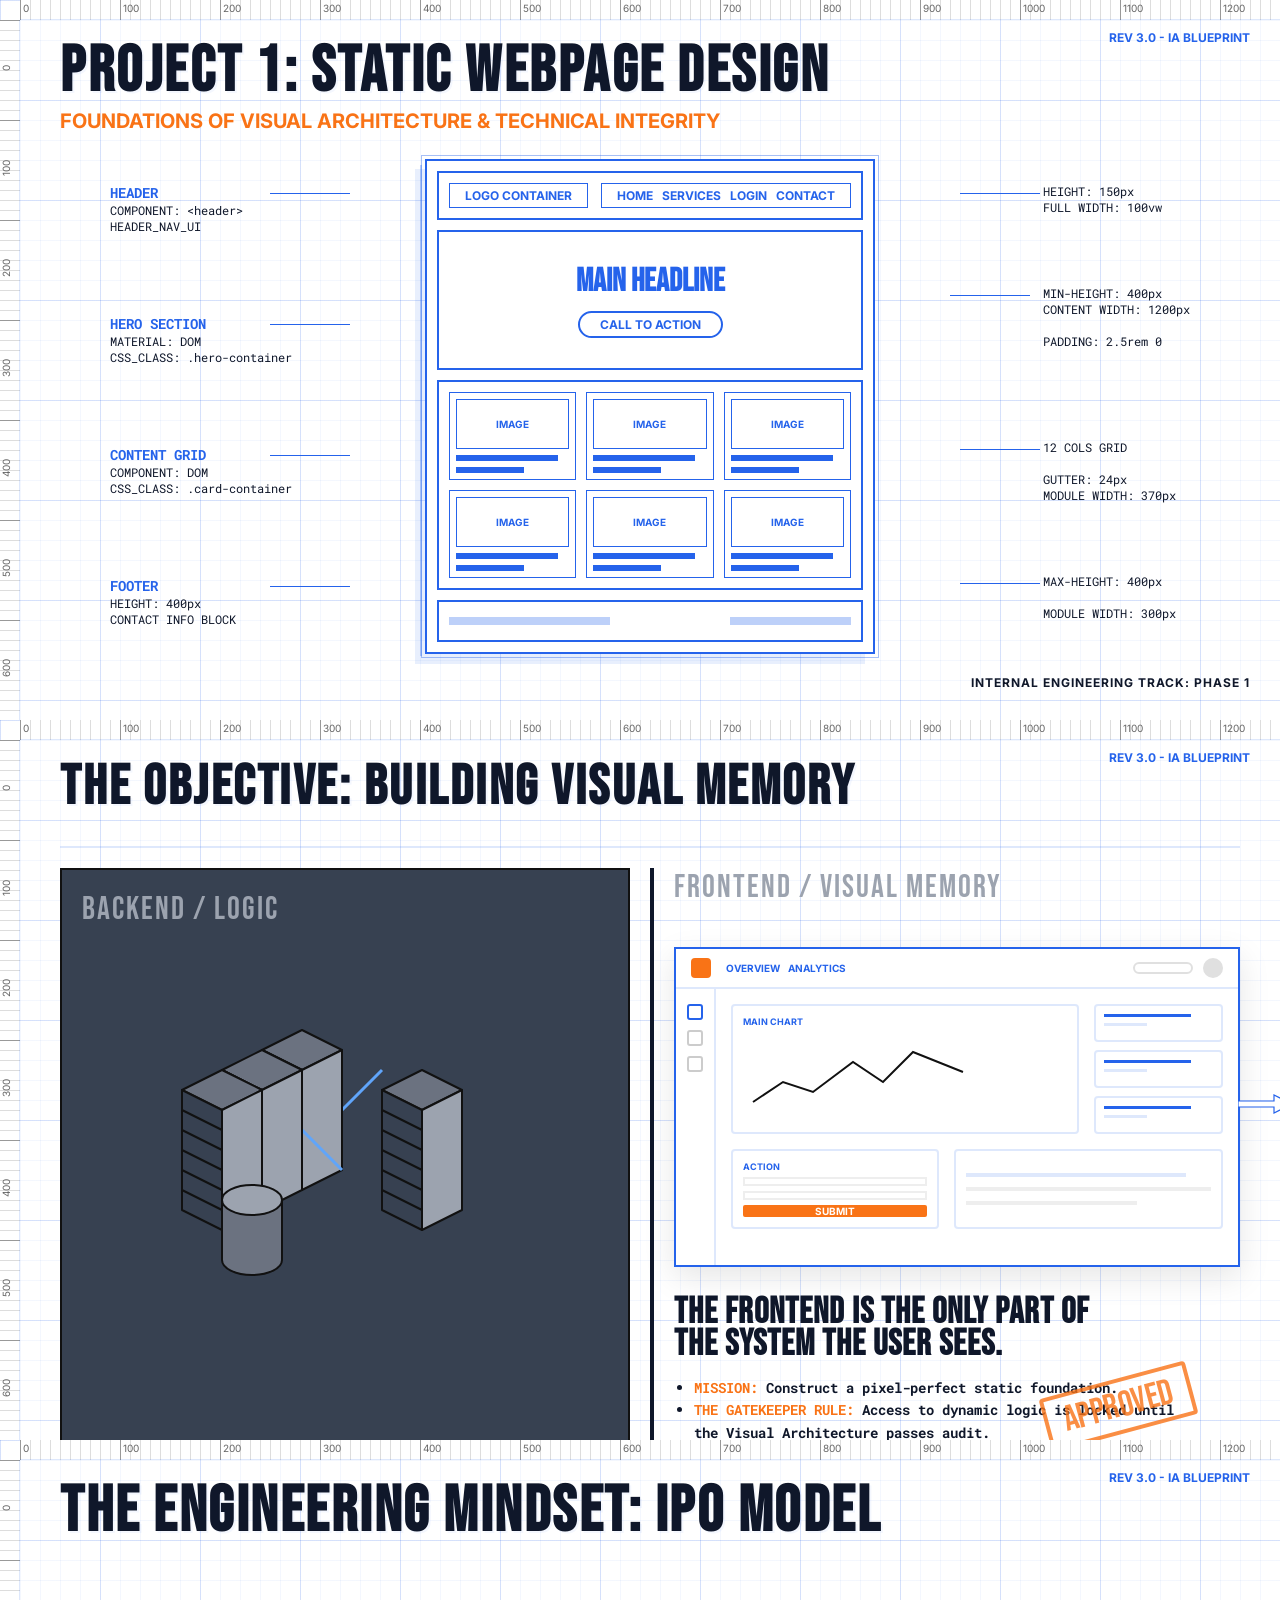
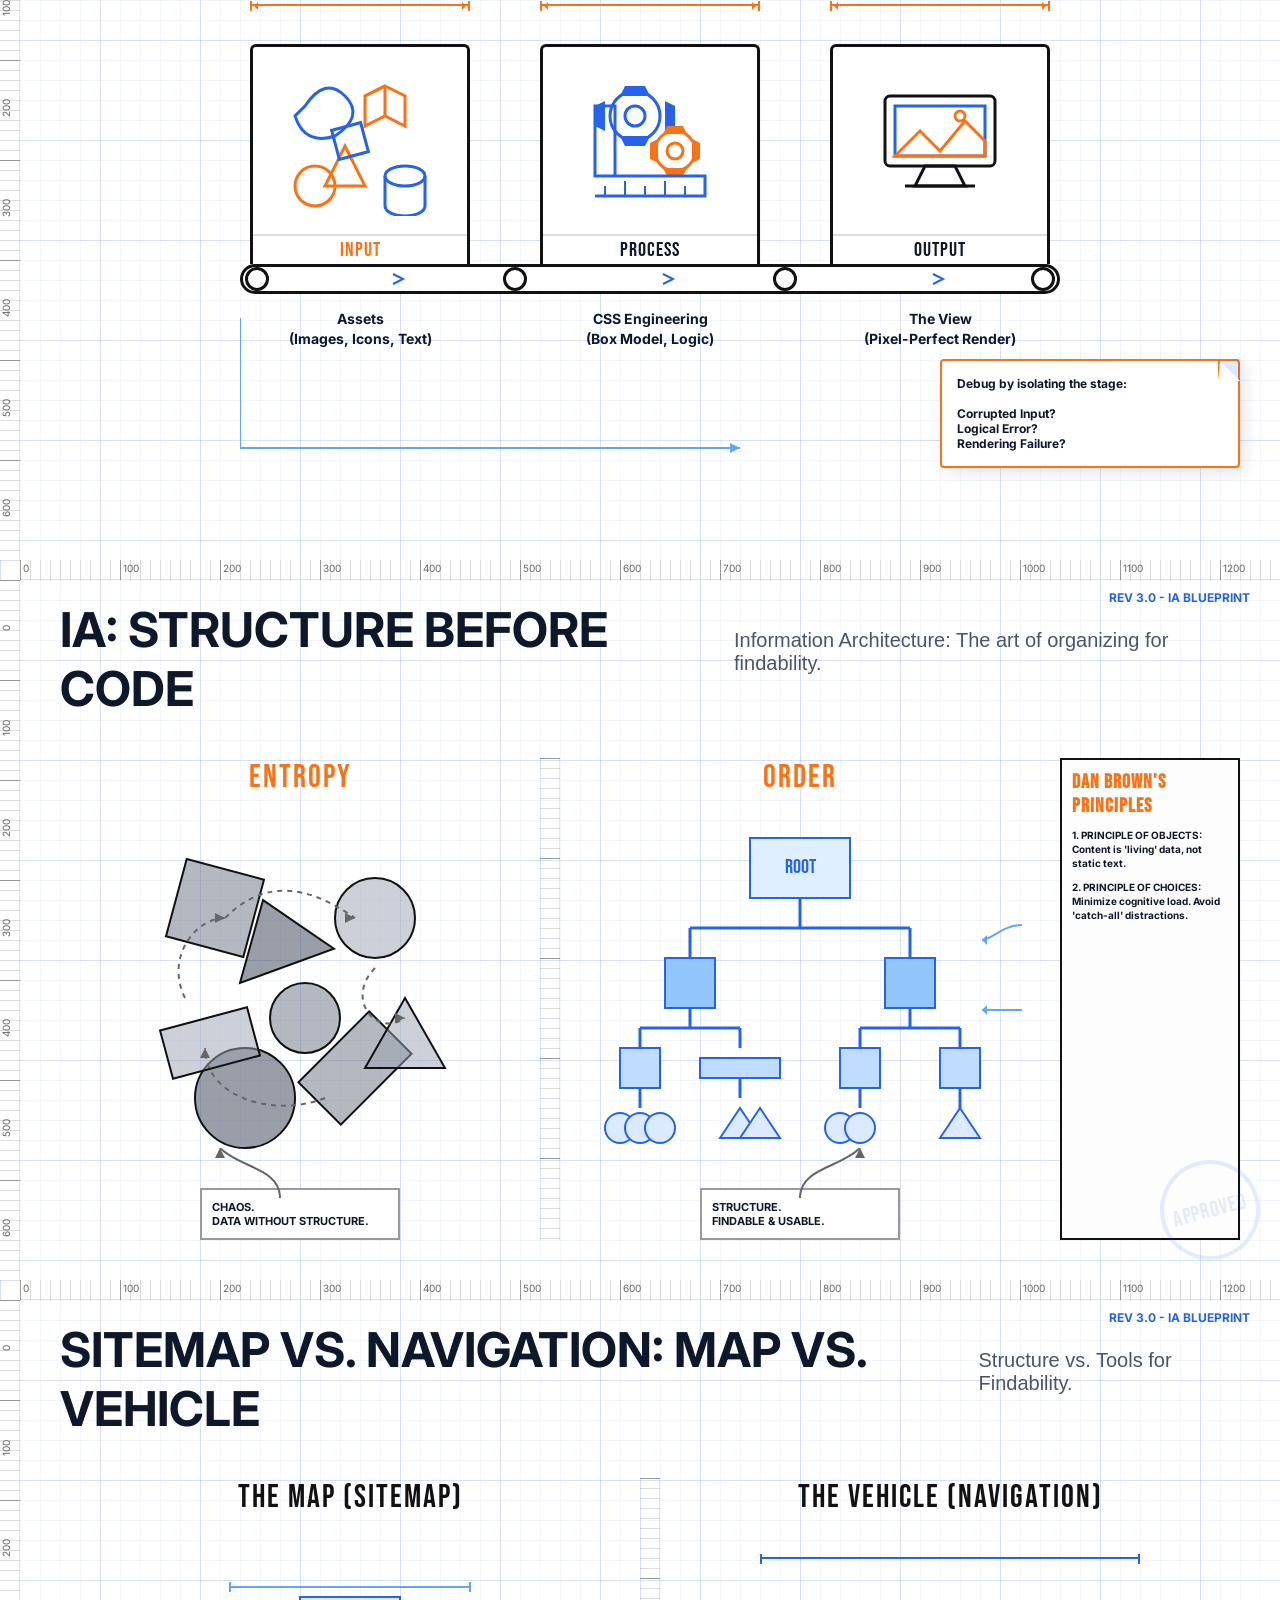
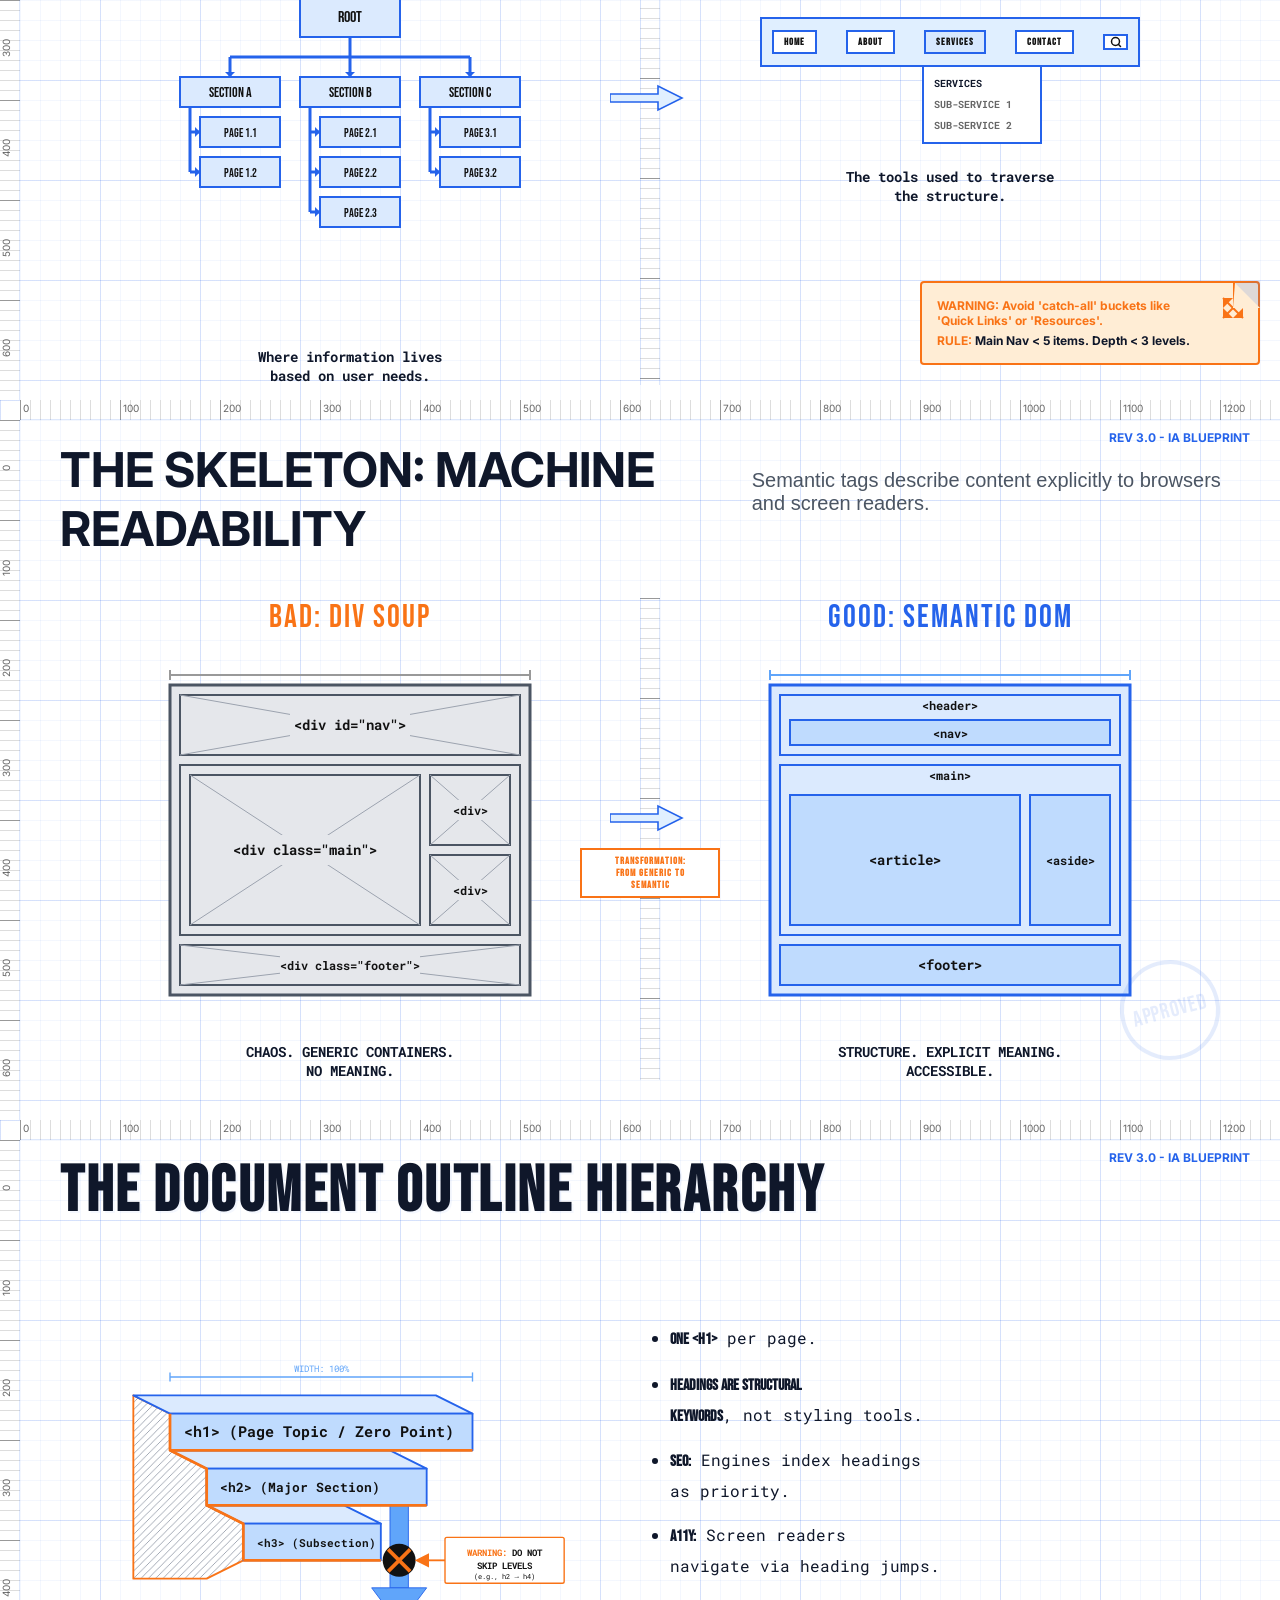
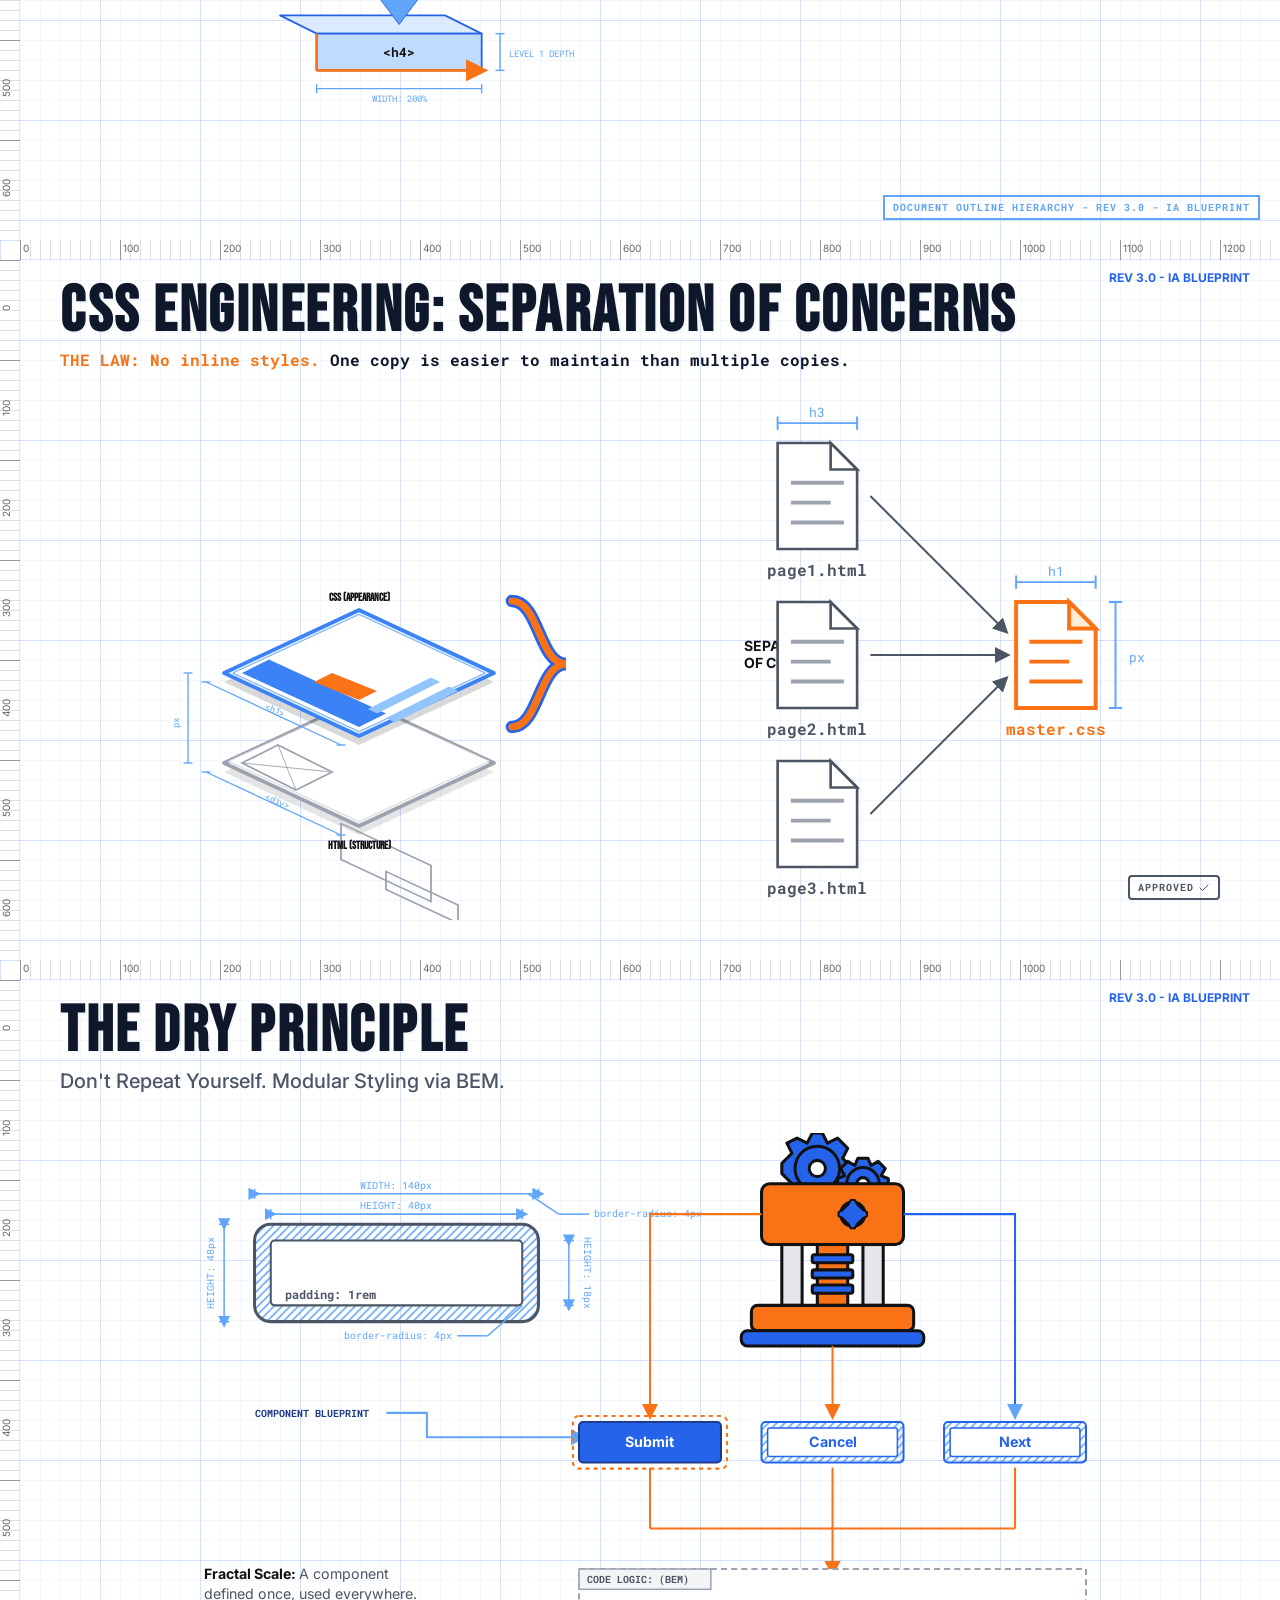
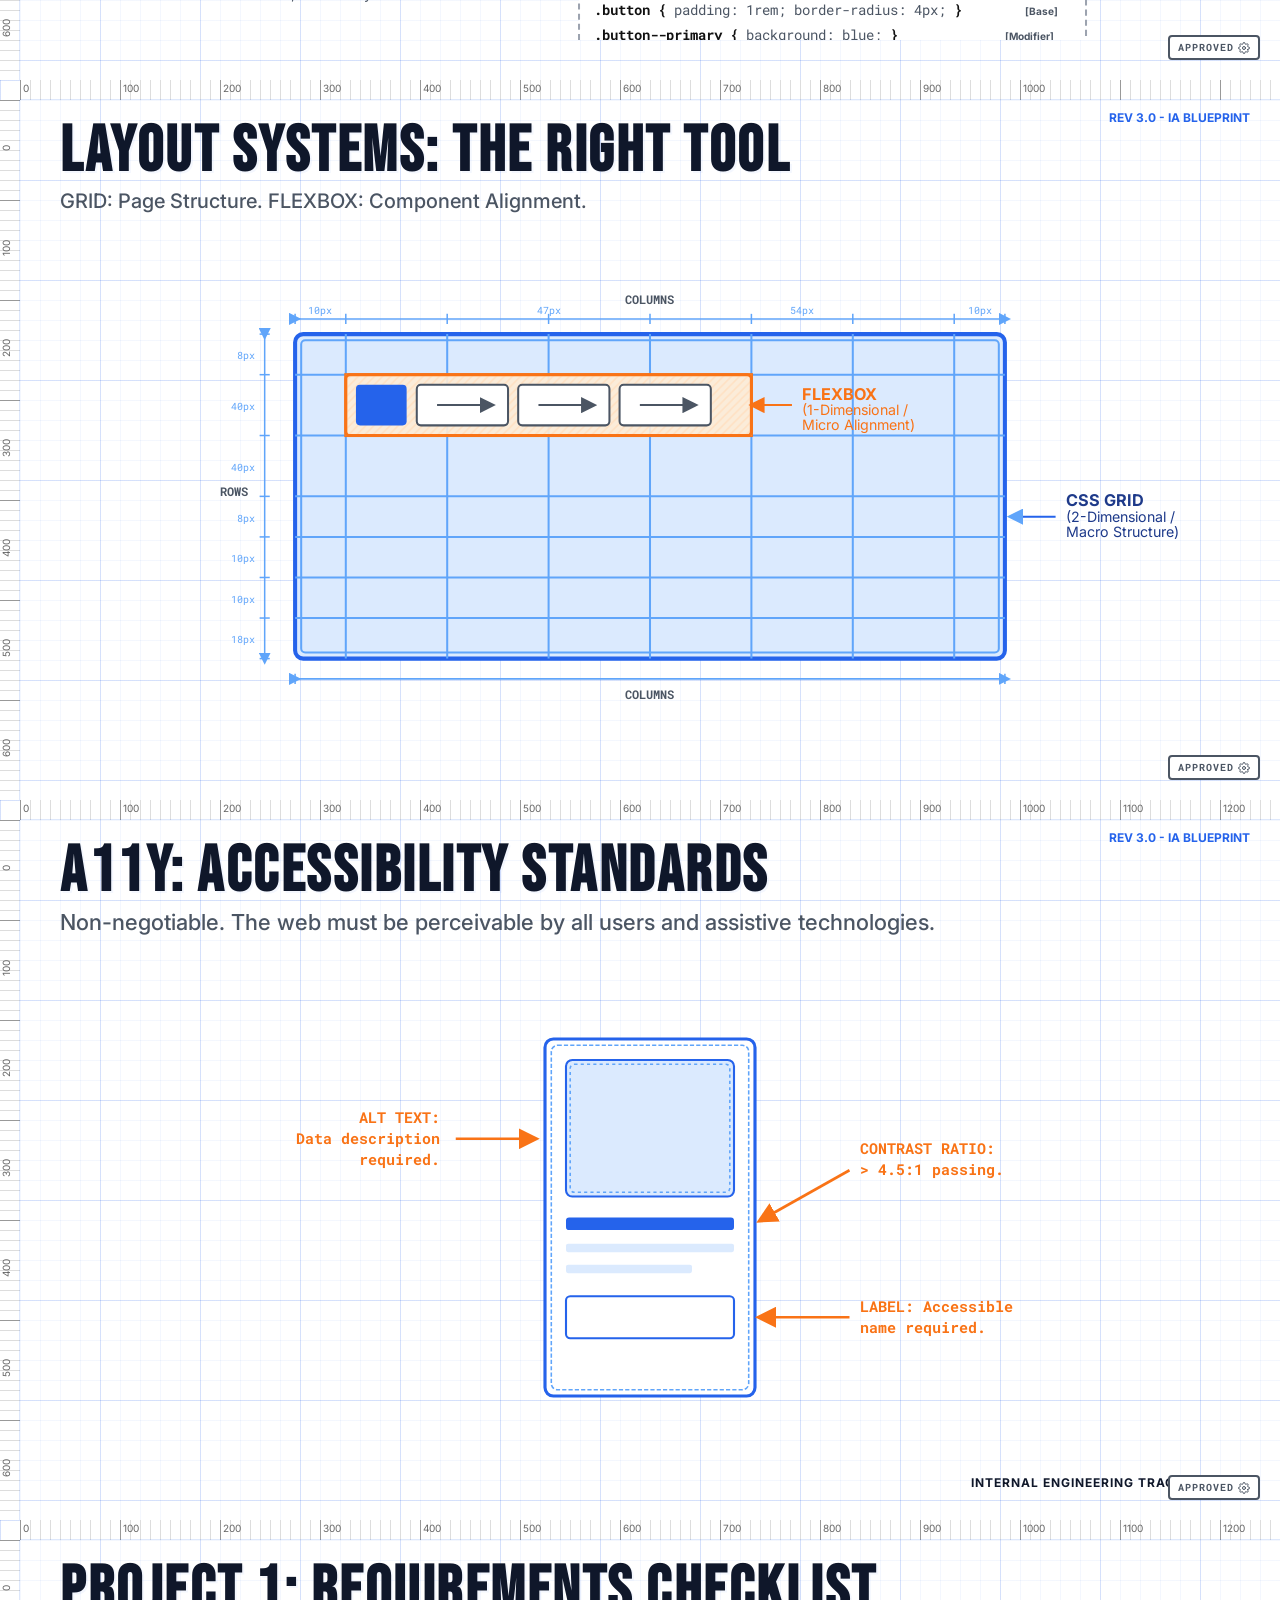
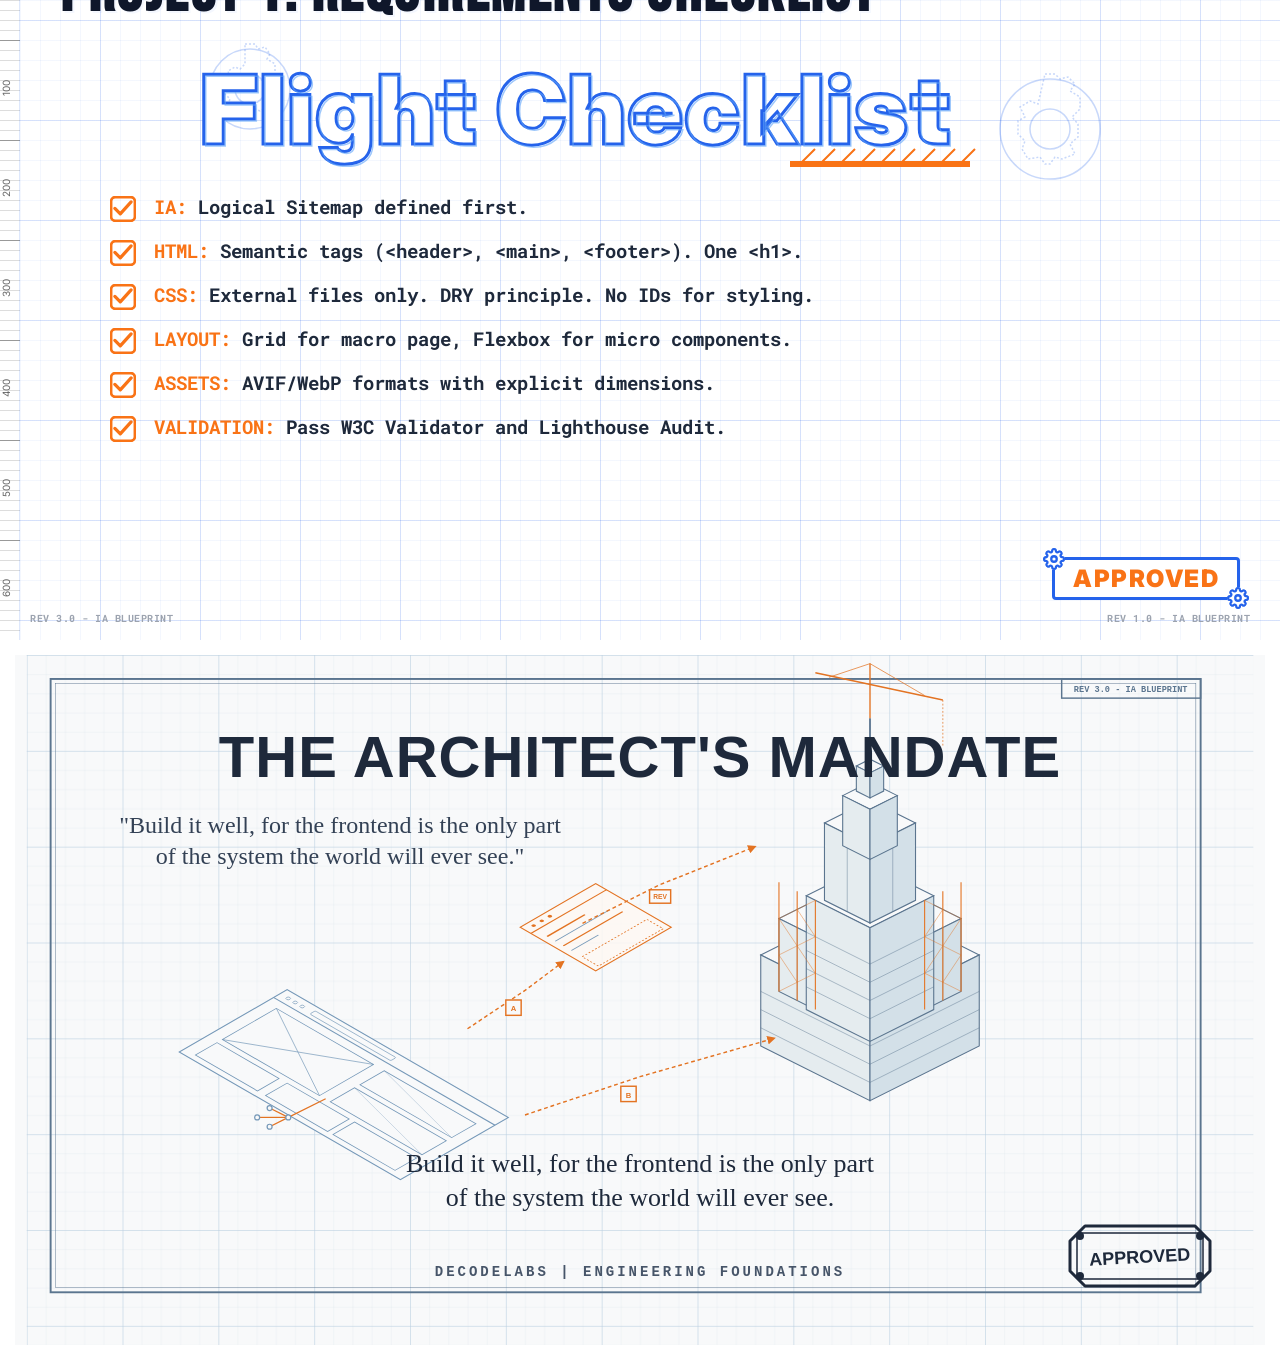
<file: index.html>
<!DOCTYPE html>
<html lang="en">

<head>
    <meta charset="UTF-8">
    <meta name="viewport" content="width=device-width, initial-scale=1.0">
    <title>Static Webpage Design</title>
    <link rel="preconnect" href="https://fonts.googleapis.com">
    <link rel="preconnect" href="https://fonts.gstatic.com" crossorigin>
    <link
        href="https://fonts.googleapis.com/css2?family=Bebas+Neue&family=Inter:wght@400;500;600;700&family=Roboto+Mono:wght@400;700&display=swap"
        rel="stylesheet">
    <link rel="stylesheet" href="style.css">
</head>

<body>

    <!-- SLIDE 1 -->
    <div class="slide-container">
        <div class="slide">
            <div class="grid-bg"></div>
            <div class="ruler-top">
                <span>0</span><span>100</span><span>200</span><span>300</span><span>400</span><span>500</span><span>600</span><span>700</span><span>800</span><span>900</span><span>1000</span><span>1100</span><span>1200</span>
            </div>
            <div class="ruler-left">
                <span>0</span><span>100</span><span>200</span><span>300</span><span>400</span><span>500</span><span>600</span><span>700</span><span>800</span>
            </div>
            <div class="meta top-right">REV 3.0 - IA BLUEPRINT</div>
            <div class="meta bottom-right">INTERNAL ENGINEERING TRACK: PHASE 1</div>

            <div class="content">
                <header class="slide-header">
                    <h1>PROJECT 1: STATIC WEBPAGE DESIGN</h1>
                    <h2 class="orange-text">FOUNDATIONS OF VISUAL ARCHITECTURE & TECHNICAL INTEGRITY</h2>
                </header>

                <div class="diagram-area"
                    style="display:flex; align-items:center; justify-content:center; position:relative; height: 550px;">

                    <!-- Left Pointers -->
                    <div
                        style="position:absolute; left:50px; top:50px; display:flex; flex-direction:column; gap:80px; font-size:12px; font-family:var(--mono);">
                        <div style="position:relative;">
                            <strong class="blue-text" style="font-size:14px;">HEADER</strong><br>COMPONENT:
                            &lt;header&gt;<br>HEADER_NAV_UI
                            <div
                                style="position:absolute; top:10px; left:160px; width:80px; height:1px; background:var(--blue);">
                            </div>
                        </div>
                        <div style="position:relative;">
                            <strong class="blue-text" style="font-size:14px;">HERO SECTION</strong><br>MATERIAL:
                            DOM<br>CSS_CLASS: .hero-container
                            <div
                                style="position:absolute; top:10px; left:160px; width:80px; height:1px; background:var(--blue);">
                            </div>
                        </div>
                        <div style="position:relative;">
                            <strong class="blue-text" style="font-size:14px;">CONTENT GRID</strong><br>COMPONENT:
                            DOM<br>CSS_CLASS: .card-container
                            <div
                                style="position:absolute; top:10px; left:160px; width:80px; height:1px; background:var(--blue);">
                            </div>
                        </div>
                        <div style="position:relative;">
                            <strong class="blue-text" style="font-size:14px;">FOOTER</strong><br>HEIGHT:
                            400px<br>CONTACT INFO BLOCK
                            <div
                                style="position:absolute; top:10px; left:160px; width:80px; height:1px; background:var(--blue);">
                            </div>
                        </div>
                    </div>

                    <!-- Center 2D Wireframe -->
                    <div
                        style="position:relative; width:450px; background:#fff; border:2px solid var(--blue); padding:10px; display:flex; flex-direction:column; gap:10px; z-index:2; box-shadow: -10px 10px 0px rgba(37, 99, 235, 0.1);">

                        <!-- Decorative offset borders -->
                        <div
                            style="position:absolute; top:-6px; left:-6px; right:-6px; bottom:-6px; border:1px solid rgba(37,99,235,0.4); z-index:-1;">
                        </div>
                        <div
                            style="position:absolute; top:4px; left:-15px; width:10px; height:100%; border-right:2px solid rgba(37,99,235,0.3);">
                        </div>

                        <!-- Header -->
                        <div
                            style="border:2px solid var(--blue); padding:10px; display:flex; justify-content:space-between; align-items:center;">
                            <div
                                style="border:1px solid var(--blue); padding:4px 15px; font-size:12px; color:var(--blue); font-weight:bold;">
                                LOGO CONTAINER</div>
                            <div
                                style="border:1px solid var(--blue); padding:4px 15px; font-size:12px; color:var(--blue); font-weight:bold;">
                                HOME &nbsp; SERVICES &nbsp; LOGIN &nbsp; CONTACT</div>
                        </div>

                        <!-- Hero -->
                        <div
                            style="border:2px solid var(--blue); height:140px; position:relative; display:flex; flex-direction:column; align-items:center; justify-content:center;">
                            <div class="cross-bg"
                                style="position:absolute; top:0; left:0; width:100%; height:100%; opacity:0.2;"></div>
                            <h3 class="blue-text"
                                style="font-size:32px; font-family:var(--heading); background:#fff; padding:0 10px; z-index:2;">
                                Main Headline</h3>
                            <div
                                style="border:2px solid var(--blue); border-radius:15px; padding:4px 20px; font-size:12px; font-weight:bold; color:var(--blue); background:#fff; z-index:2; margin-top:10px;">
                                CALL TO ACTION</div>
                        </div>

                        <!-- Grid -->
                        <div
                            style="border:2px solid var(--blue); padding:10px; display:grid; grid-template-columns:1fr 1fr 1fr; gap:10px;">
                            <!-- Cards x6 -->
                            <div
                                style="border:1px solid var(--blue); padding:6px; display:flex; flex-direction:column; gap:6px;">
                                <div
                                    style="height:50px; border:1px solid var(--blue); position:relative; display:flex; align-items:center; justify-content:center;">
                                    <div class="cross-bg" style="opacity:0.2;"></div>
                                    <span
                                        style="font-size:10px; font-weight:bold; color:var(--blue); background:#fff; z-index:2; padding:0 2px;">IMAGE</span>
                                </div>
                                <div style="height:6px; background:var(--blue); width:90%;"></div>
                                <div style="height:6px; background:var(--blue); width:60%;"></div>
                            </div>
                            <div
                                style="border:1px solid var(--blue); padding:6px; display:flex; flex-direction:column; gap:6px;">
                                <div
                                    style="height:50px; border:1px solid var(--blue); position:relative; display:flex; align-items:center; justify-content:center;">
                                    <div class="cross-bg" style="opacity:0.2;"></div>
                                    <span
                                        style="font-size:10px; font-weight:bold; color:var(--blue); background:#fff; z-index:2; padding:0 2px;">IMAGE</span>
                                </div>
                                <div style="height:6px; background:var(--blue); width:90%;"></div>
                                <div style="height:6px; background:var(--blue); width:60%;"></div>
                            </div>
                            <div
                                style="border:1px solid var(--blue); padding:6px; display:flex; flex-direction:column; gap:6px;">
                                <div
                                    style="height:50px; border:1px solid var(--blue); position:relative; display:flex; align-items:center; justify-content:center;">
                                    <div class="cross-bg" style="opacity:0.2;"></div>
                                    <span
                                        style="font-size:10px; font-weight:bold; color:var(--blue); background:#fff; z-index:2; padding:0 2px;">IMAGE</span>
                                </div>
                                <div style="height:6px; background:var(--blue); width:90%;"></div>
                                <div style="height:6px; background:var(--blue); width:60%;"></div>
                            </div>
                            <div
                                style="border:1px solid var(--blue); padding:6px; display:flex; flex-direction:column; gap:6px;">
                                <div
                                    style="height:50px; border:1px solid var(--blue); position:relative; display:flex; align-items:center; justify-content:center;">
                                    <div class="cross-bg" style="opacity:0.2;"></div>
                                    <span
                                        style="font-size:10px; font-weight:bold; color:var(--blue); background:#fff; z-index:2; padding:0 2px;">IMAGE</span>
                                </div>
                                <div style="height:6px; background:var(--blue); width:90%;"></div>
                                <div style="height:6px; background:var(--blue); width:60%;"></div>
                            </div>
                            <div
                                style="border:1px solid var(--blue); padding:6px; display:flex; flex-direction:column; gap:6px;">
                                <div
                                    style="height:50px; border:1px solid var(--blue); position:relative; display:flex; align-items:center; justify-content:center;">
                                    <div class="cross-bg" style="opacity:0.2;"></div>
                                    <span
                                        style="font-size:10px; font-weight:bold; color:var(--blue); background:#fff; z-index:2; padding:0 2px;">IMAGE</span>
                                </div>
                                <div style="height:6px; background:var(--blue); width:90%;"></div>
                                <div style="height:6px; background:var(--blue); width:60%;"></div>
                            </div>
                            <div
                                style="border:1px solid var(--blue); padding:6px; display:flex; flex-direction:column; gap:6px;">
                                <div
                                    style="height:50px; border:1px solid var(--blue); position:relative; display:flex; align-items:center; justify-content:center;">
                                    <div class="cross-bg" style="opacity:0.2;"></div>
                                    <span
                                        style="font-size:10px; font-weight:bold; color:var(--blue); background:#fff; z-index:2; padding:0 2px;">IMAGE</span>
                                </div>
                                <div style="height:6px; background:var(--blue); width:90%;"></div>
                                <div style="height:6px; background:var(--blue); width:60%;"></div>
                            </div>
                        </div>

                        <!-- Footer -->
                        <div
                            style="border:2px solid var(--blue); padding:15px 10px; display:flex; justify-content:space-between;">
                            <div style="height:8px; width:40%; background:rgba(37,99,235,0.3);"></div>
                            <div style="height:8px; width:30%; background:rgba(37,99,235,0.3);"></div>
                        </div>
                    </div>

                    <!-- Right Pointers -->
                    <div
                        style="position:absolute; right:50px; top:50px; display:flex; flex-direction:column; gap:70px; font-size:12px; font-family:var(--mono);">
                        <div style="position:relative;">
                            HEIGHT: 150px<br>FULL WIDTH: 100vw
                            <div
                                style="position:absolute; top:10px; right:150px; width:80px; height:1px; background:var(--blue);">
                            </div>
                        </div>
                        <div style="position:relative;">
                            MIN-HEIGHT: 400px<br>CONTENT WIDTH: 1200px<br><br>PADDING: 2.5rem 0
                            <div
                                style="position:absolute; top:10px; right:160px; width:80px; height:1px; background:var(--blue);">
                            </div>
                        </div>
                        <div style="position:relative; margin-top:20px;">
                            12 COLS GRID<br><br>GUTTER: 24px<br>MODULE WIDTH: 370px
                            <div
                                style="position:absolute; top:10px; right:150px; width:80px; height:1px; background:var(--blue);">
                            </div>
                        </div>
                        <div style="position:relative;">
                            MAX-HEIGHT: 400px<br><br>MODULE WIDTH: 300px
                            <div
                                style="position:absolute; top:10px; right:150px; width:80px; height:1px; background:var(--blue);">
                            </div>
                        </div>
                    </div>
                </div>
            </div>
        </div>
    </div>

    <!-- SLIDE 2 -->
    <div class="slide-container">
        <div class="slide">
            <div class="grid-bg"></div>
            <div class="ruler-top">
                <span>0</span><span>100</span><span>200</span><span>300</span><span>400</span><span>500</span><span>600</span><span>700</span><span>800</span><span>900</span><span>1000</span><span>1100</span><span>1200</span>
            </div>
            <div class="ruler-left">
                <span>0</span><span>100</span><span>200</span><span>300</span><span>400</span><span>500</span><span>600</span><span>700</span><span>800</span>
            </div>
            <div class="meta top-right">REV 3.0 - IA BLUEPRINT</div>

            <div class="content">
                <header class="slide-header">
                    <h1 style="font-size:56px;">THE OBJECTIVE: BUILDING VISUAL MEMORY</h1>
                </header>

                <div class="split-screen">
                    <!-- LEFT PANEL: BACKEND -->
                    <div class="split-left dark-panel">
                        <div class="panel-tag">BACKEND / LOGIC</div>

                        <!-- True Isometric SVG Servers -->
                        <div style="position: absolute; top: 100px; left: 60px; width: 400px; height: 400px;">
                            <svg width="100%" height="100%" viewBox="0 0 400 400">
                                <defs>
                                    <g id="server">
                                        <polygon points="40,0 0,20 40,40 80,20" fill="#6B7280" stroke="#111"
                                            stroke-width="2" stroke-linejoin="round" />
                                        <polygon points="40,40 80,20 80,140 40,160" fill="#9CA3AF" stroke="#111"
                                            stroke-width="2" stroke-linejoin="round" />
                                        <polygon points="0,20 40,40 40,160 0,140" fill="#374151" stroke="#111"
                                            stroke-width="2" stroke-linejoin="round" />
                                        <line x1="0" y1="40" x2="40" y2="60" stroke="#111" stroke-width="2" />
                                        <line x1="0" y1="60" x2="40" y2="80" stroke="#111" stroke-width="2" />
                                        <line x1="0" y1="80" x2="40" y2="100" stroke="#111" stroke-width="2" />
                                        <line x1="0" y1="100" x2="40" y2="120" stroke="#111" stroke-width="2" />
                                        <line x1="0" y1="120" x2="40" y2="140" stroke="#111" stroke-width="2" />
                                    </g>
                                    <g id="database">
                                        <path d="M 0,20 L 0,80 A 30 15 0 0 0 60,80 L 60,20 Z" fill="#6B7280"
                                            stroke="#111" stroke-width="2" stroke-linejoin="round" />
                                        <ellipse cx="30" cy="20" rx="30" ry="15" fill="#9CA3AF" stroke="#111"
                                            stroke-width="2" />
                                    </g>
                                </defs>

                                <!-- Back Wiring -->
                                <polyline points="180,140 220,140 260,100" stroke="#60A5FA" stroke-width="3"
                                    fill="none" />

                                <!-- Rack 1 (Stack of 3) -->
                                <use href="#server" x="140" y="60" /> <!-- Back -->

                                <!-- Blue Line 1 from Middle server -->
                                <polyline points="140,160 180,160 220,200" stroke="#60A5FA" stroke-width="3"
                                    fill="none" />

                                <use href="#server" x="100" y="80" /> <!-- Middle -->

                                <!-- Orange Line -->
                                <polyline points="120,200 80,200 80,220" stroke="#f05a28" stroke-width="3"
                                    fill="none" />

                                <use href="#server" x="60" y="100" /> <!-- Front -->

                                <!-- Database -->
                                <use href="#database" x="100" y="210" />

                                <!-- Rack 2 (Single server) -->
                                <use href="#server" x="260" y="100" />
                            </svg>
                        </div>
                    </div>

                    <div class="split-divider"></div>

                    <!-- RIGHT PANEL: FRONTEND -->
                    <div class="split-right">
                        <div class="panel-tag" style="margin-bottom:40px;">FRONTEND / VISUAL MEMORY</div>

                        <!-- Dashboard UI -->
                        <div
                            style="width:100%; height:320px; background:#fff; border:2px solid var(--blue); box-shadow:0 10px 30px rgba(0,0,0,0.1); position:relative; z-index:5; display:flex; flex-direction:column;">

                            <!-- Top Bar -->
                            <div
                                style="height:40px; border-bottom:2px solid var(--grid-major); display:flex; align-items:center; justify-content:space-between; padding:0 15px;">
                                <div style="display:flex; align-items:center; gap:15px;">
                                    <div style="width:20px; height:20px; background:var(--orange); border-radius:4px;">
                                    </div>
                                    <span style="font-size:10px; font-weight:bold; color:var(--blue);">OVERVIEW
                                        &nbsp;&nbsp; ANALYTICS</span>
                                </div>
                                <div style="display:flex; align-items:center; gap:10px;">
                                    <div style="width:60px; height:12px; border:2px solid #e0e0e0; border-radius:6px;">
                                    </div>
                                    <div style="width:20px; height:20px; border-radius:50%; background:#e0e0e0;"></div>
                                </div>
                            </div>

                            <!-- Body -->
                            <div style="display:flex; flex:1;">
                                <!-- Thin Sidebar (checkboxes) -->
                                <div
                                    style="width:40px; border-right:2px solid var(--grid-major); display:flex; flex-direction:column; align-items:center; padding-top:15px; gap:10px;">
                                    <div
                                        style="width:16px; height:16px; border:2px solid var(--blue); border-radius:3px;">
                                    </div>
                                    <div style="width:16px; height:16px; border:2px solid #ccc; border-radius:3px;">
                                    </div>
                                    <div style="width:16px; height:16px; border:2px solid #ccc; border-radius:3px;">
                                    </div>
                                </div>

                                <!-- Main Content Area -->
                                <div style="flex:1; padding:15px; display:flex; flex-direction:column; gap:15px;">
                                    <!-- Top Row -->
                                    <div style="display:flex; gap:15px; height:130px;">
                                        <!-- Chart -->
                                        <div
                                            style="flex:2.5; border:2px solid var(--grid-major); border-radius:4px; padding:10px; position:relative;">
                                            <div style="font-size:9px; font-weight:bold; color:var(--blue);">MAIN CHART
                                            </div>
                                            <svg width="100%" height="80"
                                                style="position:absolute; bottom:10px; left:0;">
                                                <polyline points="20,60 50,40 80,50 120,20 150,40 180,10 230,30"
                                                    stroke="#111" stroke-width="2" fill="none" />
                                            </svg>
                                        </div>
                                        <!-- Right Column Stats -->
                                        <div
                                            style="flex:1; display:flex; flex-direction:column; justify-content:space-between;">
                                            <div
                                                style="height:38px; border:2px solid var(--grid-major); border-radius:4px; padding:8px; display:flex; flex-direction:column; gap:6px;">
                                                <div style="height:3px; background:var(--blue); width:80%;"></div>
                                                <div style="height:3px; background:var(--grid-major); width:40%;"></div>
                                            </div>
                                            <div
                                                style="height:38px; border:2px solid var(--grid-major); border-radius:4px; padding:8px; display:flex; flex-direction:column; gap:6px;">
                                                <div style="height:3px; background:var(--blue); width:80%;"></div>
                                                <div style="height:3px; background:var(--grid-major); width:40%;"></div>
                                            </div>
                                            <div
                                                style="height:38px; border:2px solid var(--grid-major); border-radius:4px; padding:8px; display:flex; flex-direction:column; gap:6px;">
                                                <div style="height:3px; background:var(--blue); width:80%;"></div>
                                                <div style="height:3px; background:var(--grid-major); width:40%;"></div>
                                            </div>
                                        </div>
                                    </div>
                                    <!-- Bottom Row -->
                                    <div style="display:flex; gap:15px; height:80px;">
                                        <!-- Action Box -->
                                        <div
                                            style="flex:1.5; border:2px solid var(--grid-major); border-radius:4px; padding:10px; display:flex; flex-direction:column;">
                                            <div
                                                style="font-size:9px; font-weight:bold; color:var(--blue); margin-bottom:5px;">
                                                ACTION</div>
                                            <div style="border:2px solid #eee; height:15px; margin-bottom:5px;"></div>
                                            <div style="border:2px solid #eee; height:15px; margin-bottom:5px;"></div>
                                            <div
                                                style="background:var(--orange); color:#fff; font-size:10px; font-weight:bold; display:flex; justify-content:center; align-items:center; height:20px; border-radius:2px; margin-top:auto;">
                                                SUBMIT</div>
                                        </div>
                                        <!-- List Box -->
                                        <div
                                            style="flex:2; border:2px solid var(--grid-major); border-radius:4px; padding:10px; display:flex; flex-direction:column; justify-content:center; gap:10px;">
                                            <div style="height:4px; background:var(--grid-major); width:90%;"></div>
                                            <div style="height:4px; background:#eee; width:100%;"></div>
                                            <div style="height:4px; background:#eee; width:70%;"></div>
                                        </div>
                                    </div>
                                </div>
                            </div>

                            <!-- Arrow overlay pointing right -->
                            <div style="position:absolute; right:-60px; top:140px; width:60px; z-index:10;">
                                <svg viewBox="0 0 100 50">
                                    <path d="M0,20 L60,20 L60,10 L90,25 L60,40 L60,30 L0,30 Z" fill="#fff"
                                        stroke="#2563EB" stroke-width="2" />
                                </svg>
                            </div>

                            <!-- User Silhouette (Outside Dashboard) -->
                            <div style="position:absolute; right:-110px; top:120px; width:50px; z-index:10; fill:#111;">
                                <svg viewBox="0 0 50 50">
                                    <circle cx="25" cy="15" r="12" />
                                    <path d="M5,45 C5,25 45,25 45,45 Z" />
                                </svg>
                            </div>
                        </div>

                        <!-- Mission Text (No background, flat on grid) -->
                        <div style="margin-top: 30px; position:relative; z-index:2; max-width:500px;">
                            <h3
                                style="font-family:var(--heading); font-size:36px; line-height:0.9; margin-bottom:15px; letter-spacing:1px;">
                                THE FRONTEND IS THE ONLY PART OF<br>THE SYSTEM THE USER SEES.</h3>
                            <ul
                                style="margin-left:20px; font-size:14px; font-family:var(--mono); line-height:1.6; font-weight:bold;">
                                <li><span class="orange-text">MISSION:</span> Construct a pixel-perfect static
                                    foundation.</li>
                                <li><span class="orange-text">THE GATEKEEPER RULE:</span> Access to dynamic logic is
                                    locked until the Visual Architecture passes audit.</li>
                            </ul>

                            <!-- Approved Stamp Overlay -->
                            <div
                                style="position:absolute; bottom:10px; right:-20px; font-family:var(--heading); font-size:36px; color:var(--orange); border:4px solid var(--orange); padding:2px 15px; border-radius:4px; transform:rotate(-15deg); opacity:0.8; z-index:10;">
                                APPROVED</div>
                        </div>

                    </div>
                </div>
            </div>
        </div>
    </div>

    <!-- SLIDE 3 -->
    <div class="slide-container">
        <div class="slide">
            <div class="grid-bg"></div>
            <div class="ruler-top">
                <span>0</span><span>100</span><span>200</span><span>300</span><span>400</span><span>500</span><span>600</span><span>700</span><span>800</span><span>900</span><span>1000</span><span>1100</span><span>1200</span>
            </div>
            <div class="ruler-left">
                <span>0</span><span>100</span><span>200</span><span>300</span><span>400</span><span>500</span><span>600</span><span>700</span><span>800</span>
            </div>
            <div class="meta top-right">REV 3.0 - IA BLUEPRINT</div>

            <div class="content">
                <header class="slide-header">
                    <h1>THE ENGINEERING MINDSET: IPO MODEL</h1>
                </header>

                <div class="ipo-wrapper">
                    <!-- Dimensions -->
                    <div class="ipo-dimensions">
                        <div class="dim-line">
                            <div class="arrow-left"></div>
                            <div class="arrow-right"></div>
                        </div>
                        <div class="dim-line">
                            <div class="arrow-left"></div>
                            <div class="arrow-right"></div>
                        </div>
                        <div class="dim-line">
                            <div class="arrow-left"></div>
                            <div class="arrow-right"></div>
                        </div>
                    </div>

                    <!-- 3 Boxes -->
                    <div class="ipo-boxes">
                        <!-- INPUT -->
                        <div class="ipo-box">
                            <div class="ipo-box-content">
                                <!-- SVGs: Blob, Cube, Cylinder, Triangle, Circle -->
                                <svg width="150" height="150" viewBox="0 0 150 150">
                                    <path d="M20,40 Q40,10 60,30 T50,70 Q20,80 10,50 Z" fill="none" stroke="#2563EB"
                                        stroke-width="3" />
                                    <!-- Isometric Cube -->
                                    <polygon points="100,20 120,30 120,60 100,50 80,60 80,30" fill="none"
                                        stroke="#F97316" stroke-width="3" />
                                    <line x1="100" y1="20" x2="100" y2="50" stroke="#F97316" stroke-width="3" />
                                    <line x1="80" y1="30" x2="100" y2="20" stroke="#F97316" stroke-width="3" />
                                    <!-- Cylinder -->
                                    <ellipse cx="120" cy="110" rx="20" ry="10" fill="none" stroke="#2563EB"
                                        stroke-width="3" />
                                    <path d="M100,110 L100,140 A20 10 0 0 0 140,140 L140,110" fill="none"
                                        stroke="#2563EB" stroke-width="3" />
                                    <!-- Circle -->
                                    <circle cx="30" cy="120" r="20" fill="none" stroke="#F97316" stroke-width="3" />
                                    <!-- Triangle -->
                                    <polygon points="60,80 80,120 40,120" fill="none" stroke="#F97316"
                                        stroke-width="3" />
                                    <!-- THE MISSING SQUARE (BOX) -->
                                    <rect x="50" y="60" width="30" height="30" fill="none" stroke="#2563EB"
                                        stroke-width="3" transform="rotate(-15 65 75)" />
                                </svg>
                            </div>
                            <div class="ipo-box-footer orange-text">INPUT</div>
                        </div>
                        <!-- PROCESS -->
                        <div class="ipo-box">
                            <div class="ipo-box-content">
                                <!-- SVGs: Gears and Ruler -->
                                <svg width="150" height="150" viewBox="0 0 150 150">
                                    <!-- Gear 1 -->
                                    <circle cx="60" cy="50" r="25" fill="none" stroke="#2563EB" stroke-width="3" />
                                    <circle cx="60" cy="50" r="10" fill="none" stroke="#2563EB" stroke-width="3" />
                                    <path
                                        d="M50,20 L70,20 L75,30 L45,30 Z M50,80 L70,80 L75,70 L45,70 Z M20,40 L20,60 L30,65 L30,35 Z M100,40 L100,60 L90,65 L90,35 Z"
                                        fill="#2563EB" />
                                    <!-- Gear 2 -->
                                    <circle cx="100" cy="85" r="20" fill="none" stroke="#F97316" stroke-width="3" />
                                    <circle cx="100" cy="85" r="8" fill="none" stroke="#F97316" stroke-width="3" />
                                    <path
                                        d="M92,60 L108,60 L112,68 L88,68 Z M92,110 L108,110 L112,102 L88,102 Z M75,77 L75,93 L83,97 L83,73 Z M125,77 L125,93 L117,97 L117,73 Z"
                                        fill="#F97316" />
                                    <!-- Ruler -->
                                    <polyline points="20,130 130,130 130,110 20,110 20,40 40,40 40,110" fill="none"
                                        stroke="#2563EB" stroke-width="3" />
                                    <line x1="30" y1="130" x2="30" y2="120" stroke="#2563EB" stroke-width="2" />
                                    <line x1="50" y1="130" x2="50" y2="115" stroke="#2563EB" stroke-width="2" />
                                    <line x1="70" y1="130" x2="70" y2="120" stroke="#2563EB" stroke-width="2" />
                                    <line x1="90" y1="130" x2="90" y2="115" stroke="#2563EB" stroke-width="2" />
                                    <line x1="110" y1="130" x2="110" y2="120" stroke="#2563EB" stroke-width="2" />
                                </svg>
                            </div>
                            <div class="ipo-box-footer">PROCESS</div>
                        </div>
                        <!-- OUTPUT -->
                        <div class="ipo-box">
                            <div class="ipo-box-content">
                                <!-- SVGs: Monitor with Landscape -->
                                <svg width="150" height="150" viewBox="0 0 150 150">
                                    <rect x="20" y="30" width="110" height="70" rx="5" fill="none" stroke="#111"
                                        stroke-width="3" />
                                    <rect x="30" y="40" width="90" height="50" fill="none" stroke="#2563EB"
                                        stroke-width="3" />
                                    <polygon points="30,90 55,65 75,85 100,55 120,75 120,90" fill="none"
                                        stroke="#F97316" stroke-width="3" />
                                    <circle cx="95" cy="50" r="5" fill="none" stroke="#F97316" stroke-width="3" />
                                    <path d="M60,100 L90,100 L100,120 L50,120 Z" fill="none" stroke="#111"
                                        stroke-width="3" />
                                    <line x1="40" y1="120" x2="110" y2="120" stroke="#111" stroke-width="3" />
                                </svg>
                            </div>
                            <div class="ipo-box-footer">OUTPUT</div>
                        </div>
                    </div>

                    <!-- Conveyor Belt Track -->
                    <div class="conveyor-belt">
                        <div class="wheel w-left"></div>
                        <div class="wheel w-mid1"></div>
                        <div class="wheel w-mid2"></div>
                        <div class="wheel w-right"></div>
                        <svg class="belt-arrow a1">
                            <polyline points="10,5 20,10 10,15" />
                        </svg>
                        <svg class="belt-arrow a2">
                            <polyline points="10,5 20,10 10,15" />
                        </svg>
                        <svg class="belt-arrow a3">
                            <polyline points="10,5 20,10 10,15" />
                        </svg>
                    </div>

                    <!-- Descriptions -->
                    <div class="ipo-descriptions">
                        <div class="ipo-desc">Assets<br>(Images, Icons, Text)</div>
                        <div class="ipo-desc">CSS Engineering<br>(Box Model, Logic)</div>
                        <div class="ipo-desc">The View<br>(Pixel-Perfect Render)</div>
                    </div>

                    <!-- Connection Line to Sticky -->
                    <svg style="position:absolute; bottom:-120px; left:180px; z-index:1;" width="500" height="150">
                        <polyline points="0,0 0,130 500,130" fill="none" stroke="#60A5FA" stroke-width="2" />
                        <polygon points="500,130 490,125 490,135" fill="#60A5FA" />
                    </svg>

                    <div class="sticky-note">
                        Debug by isolating the stage:<br><br>
                        Corrupted Input?<br>
                        Logical Error?<br>
                        Rendering Failure?
                    </div>

                </div>
            </div>
        </div>
    </div>

    <!-- SLIDE 4 -->
    <div class="slide-container">
        <div class="slide">
            <div class="grid-bg"></div>
            <div class="ruler-top">
                <span>0</span><span>100</span><span>200</span><span>300</span><span>400</span><span>500</span><span>600</span><span>700</span><span>800</span><span>900</span><span>1000</span><span>1100</span><span>1200</span>
            </div>
            <div class="ruler-left">
                <span>0</span><span>100</span><span>200</span><span>300</span><span>400</span><span>500</span><span>600</span><span>700</span><span>800</span>
            </div>
            <div class="meta top-right">REV 3.0 - IA BLUEPRINT</div>

            <div class="content">
                <header class="ia-header">
                    <h1>IA: STRUCTURE BEFORE CODE</h1>
                    <p>Information Architecture: The art of organizing for findability.</p>
                </header>

                <div class="ia-split">
                    <!-- ENTROPY -->
                    <div class="ia-entropy">
                        <div class="ia-title">ENTROPY</div>
                        <div class="ia-diagram-box">
                            <svg width="350" height="350" viewBox="0 0 350 350">
                                <!-- Chaos Shapes -->
                                <rect x="50" y="50" width="80" height="80" fill="rgba(107, 114, 128, 0.5)" stroke="#111"
                                    stroke-width="2" transform="rotate(15 90 90)" />
                                <circle cx="250" cy="100" r="40" fill="rgba(156, 163, 175, 0.5)" stroke="#111"
                                    stroke-width="2" />
                                <polygon points="150,80 200,150 100,150" fill="rgba(55, 65, 81, 0.5)" stroke="#111"
                                    stroke-width="2" transform="rotate(-20 150 115)" />
                                <rect x="200" y="200" width="60" height="100" fill="rgba(107, 114, 128, 0.5)"
                                    stroke="#111" stroke-width="2" transform="rotate(45 230 250)" />
                                <polygon points="280,180 320,250 240,250" fill="rgba(156, 163, 175, 0.5)" stroke="#111"
                                    stroke-width="2" />
                                <circle cx="120" cy="280" r="50" fill="rgba(55, 65, 81, 0.5)" stroke="#111"
                                    stroke-width="2" />
                                <rect x="40" y="200" width="90" height="50" fill="rgba(156, 163, 175, 0.5)"
                                    stroke="#111" stroke-width="2" transform="rotate(-15 85 225)" />
                                <circle cx="180" cy="200" r="35" fill="rgba(107, 114, 128, 0.5)" stroke="#111"
                                    stroke-width="2" />

                                <!-- Dotted arrows -->
                                <path d="M100,100 C150,50 200,80 230,100" fill="none" stroke="#666" stroke-width="2"
                                    stroke-dasharray="5,5" />
                                <path d="M250,150 C220,180 250,220 280,200" fill="none" stroke="#666" stroke-width="2"
                                    stroke-dasharray="5,5" />
                                <path d="M200,280 C150,300 80,280 80,230" fill="none" stroke="#666" stroke-width="2"
                                    stroke-dasharray="5,5" />
                                <path d="M60,180 C40,140 70,100 100,100" fill="none" stroke="#666" stroke-width="2"
                                    stroke-dasharray="5,5" />
                                <polygon points="230,100 220,95 220,105" fill="#666" />
                                <polygon points="280,200 270,195 270,205" fill="#666" />
                                <polygon points="80,230 85,240 75,240" fill="#666" />
                                <polygon points="100,100 90,95 90,105" fill="#666" />
                            </svg>

                            <svg style="position:absolute; bottom:-30px; left:100px; z-index:1;" width="100"
                                height="50">
                                <path d="M80,50 C80,20 40,20 20,0" fill="none" stroke="#666" stroke-width="2" />
                                <polygon points="20,0 25,10 15,10" fill="#666" />
                            </svg>
                        </div>
                        <div class="ia-desc-box">CHAOS.<br>DATA WITHOUT STRUCTURE.</div>
                    </div>

                    <!-- Ruler -->
                    <div class="ia-split-ruler"></div>

                    <!-- ORDER -->
                    <div class="ia-order">
                        <div class="ia-title">ORDER</div>
                        <div class="ia-diagram-box">
                            <svg width="400" height="350" viewBox="0 0 400 350">
                                <!-- Root Node -->
                                <rect x="150" y="20" width="100" height="60" fill="#E0EFFF" stroke="#2563EB"
                                    stroke-width="2" />
                                <text x="200" y="55" font-family="var(--heading)" font-size="20" fill="#2563EB"
                                    text-anchor="middle">ROOT</text>

                                <!-- Level 1 Lines -->
                                <line x1="200" y1="80" x2="200" y2="110" stroke="#2563EB" stroke-width="3" />
                                <line x1="90" y1="110" x2="310" y2="110" stroke="#2563EB" stroke-width="3" />
                                <line x1="90" y1="110" x2="90" y2="140" stroke="#2563EB" stroke-width="3" />
                                <line x1="310" y1="110" x2="310" y2="140" stroke="#2563EB" stroke-width="3" />

                                <!-- Level 1 Nodes -->
                                <rect x="65" y="140" width="50" height="50" fill="#93C5FD" stroke="#2563EB"
                                    stroke-width="2" />
                                <rect x="285" y="140" width="50" height="50" fill="#93C5FD" stroke="#2563EB"
                                    stroke-width="2" />

                                <!-- Level 2 Lines (Left) -->
                                <line x1="90" y1="190" x2="90" y2="210" stroke="#2563EB" stroke-width="3" />
                                <line x1="40" y1="210" x2="140" y2="210" stroke="#2563EB" stroke-width="3" />
                                <line x1="40" y1="210" x2="40" y2="230" stroke="#2563EB" stroke-width="3" />
                                <line x1="140" y1="210" x2="140" y2="230" stroke="#2563EB" stroke-width="3" />

                                <!-- Level 2 Nodes (Left) -->
                                <rect x="20" y="230" width="40" height="40" fill="#BFDBFE" stroke="#2563EB"
                                    stroke-width="2" />
                                <rect x="100" y="240" width="80" height="20" fill="#BFDBFE" stroke="#2563EB"
                                    stroke-width="2" />

                                <!-- Leaves (Left) -->
                                <line x1="40" y1="270" x2="40" y2="290" stroke="#2563EB" stroke-width="3" />
                                <circle cx="20" cy="310" r="15" fill="#DBEAFE" stroke="#2563EB" stroke-width="2" />
                                <circle cx="40" cy="310" r="15" fill="#DBEAFE" stroke="#2563EB" stroke-width="2" />
                                <circle cx="60" cy="310" r="15" fill="#DBEAFE" stroke="#2563EB" stroke-width="2" />

                                <line x1="140" y1="260" x2="140" y2="280" stroke="#2563EB" stroke-width="3" />
                                <polygon points="120,320 140,290 160,320" fill="#DBEAFE" stroke="#2563EB"
                                    stroke-width="2" />
                                <polygon points="140,320 160,290 180,320" fill="#DBEAFE" stroke="#2563EB"
                                    stroke-width="2" />

                                <!-- Level 2 Lines (Right) -->
                                <line x1="310" y1="190" x2="310" y2="210" stroke="#2563EB" stroke-width="3" />
                                <line x1="260" y1="210" x2="360" y2="210" stroke="#2563EB" stroke-width="3" />
                                <line x1="260" y1="210" x2="260" y2="230" stroke="#2563EB" stroke-width="3" />
                                <line x1="360" y1="210" x2="360" y2="230" stroke="#2563EB" stroke-width="3" />

                                <!-- Level 2 Nodes (Right) -->
                                <rect x="240" y="230" width="40" height="40" fill="#BFDBFE" stroke="#2563EB"
                                    stroke-width="2" />
                                <rect x="340" y="230" width="40" height="40" fill="#BFDBFE" stroke="#2563EB"
                                    stroke-width="2" />

                                <!-- Leaves (Right) -->
                                <line x1="260" y1="270" x2="260" y2="290" stroke="#2563EB" stroke-width="3" />
                                <circle cx="240" cy="310" r="15" fill="#DBEAFE" stroke="#2563EB" stroke-width="2" />
                                <circle cx="260" cy="310" r="15" fill="#DBEAFE" stroke="#2563EB" stroke-width="2" />

                                <line x1="360" y1="270" x2="360" y2="290" stroke="#2563EB" stroke-width="3" />
                                <polygon points="340,320 360,290 380,320" fill="#DBEAFE" stroke="#2563EB"
                                    stroke-width="2" />
                            </svg>

                            <svg style="position:absolute; bottom:-30px; right:120px; z-index:1;" width="100"
                                height="50">
                                <path d="M20,50 C20,20 60,20 80,0" fill="none" stroke="#666" stroke-width="2" />
                                <polygon points="80,0 75,10 85,10" fill="#666" />
                            </svg>
                        </div>
                        <div class="ia-desc-box">STRUCTURE.<br>FINDABLE & USABLE.</div>
                    </div>

                    <!-- Dan Brown Principles -->
                    <div class="dan-brown-panel">
                        <h4>DAN BROWN'S<br>PRINCIPLES</h4>
                        <p>1. PRINCIPLE OF OBJECTS:<br>Content is 'living' data, not static text.</p>
                        <p>2. PRINCIPLE OF CHOICES:<br>Minimize cognitive load. Avoid 'catch-all' distractions.</p>

                        <!-- Pointing arrows from sidebar to tree -->
                        <svg style="position:absolute; left:-40px; top:120px; z-index:-1; overflow:visible;" width="40"
                            height="150">
                            <!-- Arrow 1 pointing to level 1 right node -->
                            <path d="M0,45 C-20,45 -30,60 -40,60" fill="none" stroke="#60A5FA" stroke-width="2" />
                            <polygon points="-40,60 -35,55 -35,65" fill="#60A5FA" />

                            <!-- Arrow 2 pointing to level 2 right node -->
                            <path d="M0,130 C-20,130 -30,130 -40,130" fill="none" stroke="#60A5FA" stroke-width="2" />
                            <polygon points="-40,130 -35,125 -35,135" fill="#60A5FA" />
                        </svg>
                    </div>
                </div>

                <div class="approved-stamp-2"><span>APPROVED</span></div>
            </div>
        </div>
    </div>

    <!-- SLIDE 5 -->
    <div class="slide-container">
        <div class="slide">
            <div class="grid-bg"></div>
            <div class="ruler-top">
                <span>0</span><span>100</span><span>200</span><span>300</span><span>400</span><span>500</span><span>600</span><span>700</span><span>800</span><span>900</span><span>1000</span><span>1100</span><span>1200</span>
            </div>
            <div class="ruler-left">
                <span>0</span><span>100</span><span>200</span><span>300</span><span>400</span><span>500</span><span>600</span><span>700</span><span>800</span>
            </div>
            <div class="meta top-right">REV 3.0 - IA BLUEPRINT</div>

            <div class="content">
                <header class="ia-header">
                    <h1>SITEMAP VS. NAVIGATION: MAP VS. VEHICLE</h1>
                    <p>Structure vs. Tools for Findability.</p>
                </header>

                <div class="ia-split">
                    <!-- Left: Sitemap -->
                    <div class="ia-entropy">
                        <div class="wireframe-title-bad" style="color: #111;">THE MAP (SITEMAP)</div>
                        <div class="ia-diagram-box" style="margin-top: 40px;">
                            <!-- Sitemap SVG -->
                            <svg width="400" height="350" viewBox="0 0 400 350">
                                <!-- Top Dimension -->
                                <line x1="80" y1="10" x2="320" y2="10" stroke="#60A5FA" stroke-width="2" />
                                <line x1="80" y1="5" x2="80" y2="15" stroke="#60A5FA" stroke-width="2" />
                                <line x1="320" y1="5" x2="320" y2="15" stroke="#60A5FA" stroke-width="2" />

                                <!-- Root -->
                                <rect x="150" y="20" width="100" height="40" fill="#DBEAFE" stroke="#2563EB"
                                    stroke-width="2" />
                                <text x="200" y="45" font-family="var(--heading)" font-size="16" fill="#111"
                                    text-anchor="middle">ROOT</text>

                                <!-- Vertical Drop -->
                                <line x1="200" y1="60" x2="200" y2="80" stroke="#2563EB" stroke-width="3" />
                                <line x1="80" y1="80" x2="320" y2="80" stroke="#2563EB" stroke-width="3" />

                                <!-- Section Drops -->
                                <line x1="80" y1="80" x2="80" y2="100" stroke="#2563EB" stroke-width="3" />
                                <polygon points="80,100 75,95 85,95" fill="#2563EB" />
                                <line x1="200" y1="80" x2="200" y2="100" stroke="#2563EB" stroke-width="3" />
                                <polygon points="200,100 195,95 205,95" fill="#2563EB" />
                                <line x1="320" y1="80" x2="320" y2="100" stroke="#2563EB" stroke-width="3" />
                                <polygon points="320,100 315,95 325,95" fill="#2563EB" />

                                <!-- Sections -->
                                <rect x="30" y="100" width="100" height="30" fill="#DBEAFE" stroke="#2563EB"
                                    stroke-width="2" />
                                <text x="80" y="120" font-family="var(--heading)" font-size="14" fill="#111"
                                    text-anchor="middle">SECTION A</text>

                                <rect x="150" y="100" width="100" height="30" fill="#DBEAFE" stroke="#2563EB"
                                    stroke-width="2" />
                                <text x="200" y="120" font-family="var(--heading)" font-size="14" fill="#111"
                                    text-anchor="middle">SECTION B</text>

                                <rect x="270" y="100" width="100" height="30" fill="#DBEAFE" stroke="#2563EB"
                                    stroke-width="2" />
                                <text x="320" y="120" font-family="var(--heading)" font-size="14" fill="#111"
                                    text-anchor="middle">SECTION C</text>

                                <!-- Branches -->
                                <!-- A -->
                                <line x1="40" y1="130" x2="40" y2="195" stroke="#2563EB" stroke-width="3" />
                                <line x1="40" y1="155" x2="50" y2="155" stroke="#2563EB" stroke-width="3" />
                                <polygon points="50,155 45,150 45,160" fill="#2563EB" />
                                <line x1="40" y1="195" x2="50" y2="195" stroke="#2563EB" stroke-width="3" />
                                <polygon points="50,195 45,190 45,200" fill="#2563EB" />
                                <rect x="50" y="140" width="80" height="30" fill="#DBEAFE" stroke="#2563EB"
                                    stroke-width="2" />
                                <text x="90" y="160" font-family="var(--heading)" font-size="12" fill="#111"
                                    text-anchor="middle">PAGE 1.1</text>
                                <rect x="50" y="180" width="80" height="30" fill="#DBEAFE" stroke="#2563EB"
                                    stroke-width="2" />
                                <text x="90" y="200" font-family="var(--heading)" font-size="12" fill="#111"
                                    text-anchor="middle">PAGE 1.2</text>

                                <!-- B -->
                                <line x1="160" y1="130" x2="160" y2="235" stroke="#2563EB" stroke-width="3" />
                                <line x1="160" y1="155" x2="170" y2="155" stroke="#2563EB" stroke-width="3" />
                                <polygon points="170,155 165,150 165,160" fill="#2563EB" />
                                <line x1="160" y1="195" x2="170" y2="195" stroke="#2563EB" stroke-width="3" />
                                <polygon points="170,195 165,190 165,200" fill="#2563EB" />
                                <line x1="160" y1="235" x2="170" y2="235" stroke="#2563EB" stroke-width="3" />
                                <polygon points="170,235 165,230 165,240" fill="#2563EB" />
                                <rect x="170" y="140" width="80" height="30" fill="#DBEAFE" stroke="#2563EB"
                                    stroke-width="2" />
                                <text x="210" y="160" font-family="var(--heading)" font-size="12" fill="#111"
                                    text-anchor="middle">PAGE 2.1</text>
                                <rect x="170" y="180" width="80" height="30" fill="#DBEAFE" stroke="#2563EB"
                                    stroke-width="2" />
                                <text x="210" y="200" font-family="var(--heading)" font-size="12" fill="#111"
                                    text-anchor="middle">PAGE 2.2</text>
                                <rect x="170" y="220" width="80" height="30" fill="#DBEAFE" stroke="#2563EB"
                                    stroke-width="2" />
                                <text x="210" y="240" font-family="var(--heading)" font-size="12" fill="#111"
                                    text-anchor="middle">PAGE 2.3</text>

                                <!-- C -->
                                <line x1="280" y1="130" x2="280" y2="195" stroke="#2563EB" stroke-width="3" />
                                <line x1="280" y1="155" x2="290" y2="155" stroke="#2563EB" stroke-width="3" />
                                <polygon points="290,155 285,150 285,160" fill="#2563EB" />
                                <line x1="280" y1="195" x2="290" y2="195" stroke="#2563EB" stroke-width="3" />
                                <polygon points="290,195 285,190 285,200" fill="#2563EB" />
                                <rect x="290" y="140" width="80" height="30" fill="#DBEAFE" stroke="#2563EB"
                                    stroke-width="2" />
                                <text x="330" y="160" font-family="var(--heading)" font-size="12" fill="#111"
                                    text-anchor="middle">PAGE 3.1</text>
                                <rect x="290" y="180" width="80" height="30" fill="#DBEAFE" stroke="#2563EB"
                                    stroke-width="2" />
                                <text x="330" y="200" font-family="var(--heading)" font-size="12" fill="#111"
                                    text-anchor="middle">PAGE 3.2</text>
                            </svg>
                        </div>
                        <div class="sitemap-desc">Where information lives<br>based on user needs.</div>
                    </div>

                    <!-- Ruler + Connector -->
                    <div class="ia-split-ruler"></div>
                    <svg class="connector-arrow" viewBox="0 0 100 50">
                        <path d="M0,20 L60,20 L60,10 L90,25 L60,40 L60,30 L0,30 Z" fill="#E0EFFF" stroke="#2563EB"
                            stroke-width="2" />
                    </svg>

                    <!-- Right: Navigation -->
                    <div class="ia-order" style="position:relative;">
                        <div class="wireframe-title-bad" style="color: #111;">THE VEHICLE (NAVIGATION)</div>

                        <!-- Nav Dimension Line -->
                        <div
                            style="width: 380px; position:relative; height: 20px; border-top: 2px solid var(--blue); margin-top: 20px;">
                            <div
                                style="position:absolute; left:0; top:-5px; width:2px; height:10px; background:var(--blue);">
                            </div>
                            <div
                                style="position:absolute; right:0; top:-5px; width:2px; height:10px; background:var(--blue);">
                            </div>
                        </div>

                        <!-- Nav Mockup -->
                        <div class="nav-bar-mockup">
                            <div class="nav-btn">HOME</div>
                            <div class="nav-btn">ABOUT</div>
                            <div class="nav-btn" style="background:var(--grid-minor);">SERVICES</div>
                            <div class="nav-btn">CONTACT</div>
                            <div class="nav-btn"
                                style="display:flex; align-items:center; justify-content:center; width:25px; padding:0;">
                                <svg width="12" height="12" viewBox="0 0 24 24" fill="none" stroke="#111"
                                    stroke-width="3" stroke-linecap="round">
                                    <circle cx="11" cy="11" r="8"></circle>
                                    <line x1="21" y1="21" x2="16.65" y2="16.65"></line>
                                </svg>
                            </div>

                            <!-- Dropdown -->
                            <div class="nav-dropdown">
                                <div class="nav-dropdown-item">SERVICES</div>
                                <div class="nav-dropdown-item" style="color:#666;">SUB-SERVICE 1</div>
                                <div class="nav-dropdown-item" style="color:#666;">SUB-SERVICE 2</div>
                            </div>
                        </div>

                        <div class="sitemap-desc" style="margin-top:80px;">The tools used to traverse<br>the structure.
                        </div>

                        <!-- Sticky Note -->
                        <div class="sticky-note-orange">
                            <h4>WARNING: Avoid 'catch-all' buckets like<br>'Quick Links' or 'Resources'.</h4>
                            <span class="orange-text">RULE:</span> Main Nav &lt; 5 items. Depth &lt; 3 levels.
                            <svg style="position:absolute; top:10px; right:10px;" width="30" height="30"
                                viewBox="0 0 30 30">
                                <line x1="5" y1="5" x2="25" y2="25" stroke="#F97316" stroke-width="2" />
                                <line x1="25" y1="5" x2="5" y2="25" stroke="#F97316" stroke-width="2" />
                                <polygon points="5,5 15,5 5,15" fill="#F97316" />
                                <polygon points="25,25 15,25 25,15" fill="#F97316" />
                                <polygon points="25,5 15,5 25,15" fill="#F97316" />
                                <polygon points="5,25 15,25 5,15" fill="#F97316" />
                            </svg>
                        </div>
                    </div>
                </div>
            </div>
        </div>
    </div>


    <!-- SLIDE 6 -->
    <div class="slide-container">
        <div class="slide">
            <div class="grid-bg"></div>
            <div class="ruler-top">
                <span>0</span><span>100</span><span>200</span><span>300</span><span>400</span><span>500</span><span>600</span><span>700</span><span>800</span><span>900</span><span>1000</span><span>1100</span><span>1200</span>
            </div>
            <div class="ruler-left">
                <span>0</span><span>100</span><span>200</span><span>300</span><span>400</span><span>500</span><span>600</span><span>700</span><span>800</span>
            </div>
            <div class="meta top-right">REV 3.0 - IA BLUEPRINT</div>

            <div class="content">
                <header class="ia-header">
                    <h1>THE SKELETON: MACHINE READABILITY</h1>
                    <p>Semantic tags describe content explicitly to browsers and screen readers.</p>
                </header>

                <div class="ia-split">
                    <!-- Left: Div Soup -->
                    <div class="ia-entropy">
                        <div class="wireframe-title-bad">BAD: DIV SOUP</div>
                        <div class="ia-diagram-box">
                            <!-- Bad Wireframe SVG -->
                            <svg width="400" height="350" viewBox="0 0 400 350">
                                <!-- Top Dimension -->
                                <line x1="20" y1="10" x2="380" y2="10" stroke="#999" stroke-width="2" />
                                <line x1="20" y1="5" x2="20" y2="15" stroke="#999" stroke-width="2" />
                                <line x1="380" y1="5" x2="380" y2="15" stroke="#999" stroke-width="2" />

                                <!-- Container -->
                                <rect x="20" y="20" width="360" height="310" fill="#E5E7EB" stroke="#4B5563"
                                    stroke-width="3" />

                                <!-- Nav -->
                                <rect x="30" y="30" width="340" height="60" fill="none" stroke="#4B5563"
                                    stroke-width="2" />
                                <line x1="30" y1="30" x2="370" y2="90" stroke="#9CA3AF" stroke-width="1" />
                                <line x1="30" y1="90" x2="370" y2="30" stroke="#9CA3AF" stroke-width="1" />
                                <rect x="140" y="45" width="120" height="30" fill="#E5E7EB" />
                                <text x="200" y="65" font-family="var(--mono)" font-size="14" font-weight="bold"
                                    fill="#111" text-anchor="middle">&lt;div id="nav"&gt;</text>

                                <!-- Main Box -->
                                <rect x="30" y="100" width="340" height="170" fill="none" stroke="#4B5563"
                                    stroke-width="2" />
                                <!-- Left Sub Box -->
                                <rect x="40" y="110" width="230" height="150" fill="none" stroke="#4B5563"
                                    stroke-width="2" />
                                <line x1="40" y1="110" x2="270" y2="260" stroke="#9CA3AF" stroke-width="1" />
                                <line x1="40" y1="260" x2="270" y2="110" stroke="#9CA3AF" stroke-width="1" />
                                <rect x="100" y="170" width="120" height="30" fill="#E5E7EB" />
                                <text x="155" y="190" font-family="var(--mono)" font-size="14" font-weight="bold"
                                    fill="#111" text-anchor="middle">&lt;div class="main"&gt;</text>

                                <!-- Right Sub Boxes -->
                                <rect x="280" y="110" width="80" height="70" fill="none" stroke="#4B5563"
                                    stroke-width="2" />
                                <line x1="280" y1="110" x2="360" y2="180" stroke="#9CA3AF" stroke-width="1" />
                                <line x1="280" y1="180" x2="360" y2="110" stroke="#9CA3AF" stroke-width="1" />
                                <rect x="300" y="135" width="40" height="20" fill="#E5E7EB" />
                                <text x="320" y="150" font-family="var(--mono)" font-size="12" font-weight="bold"
                                    fill="#111" text-anchor="middle">&lt;div&gt;</text>

                                <rect x="280" y="190" width="80" height="70" fill="none" stroke="#4B5563"
                                    stroke-width="2" />
                                <line x1="280" y1="190" x2="360" y2="260" stroke="#9CA3AF" stroke-width="1" />
                                <line x1="280" y1="260" x2="360" y2="190" stroke="#9CA3AF" stroke-width="1" />
                                <rect x="300" y="215" width="40" height="20" fill="#E5E7EB" />
                                <text x="320" y="230" font-family="var(--mono)" font-size="12" font-weight="bold"
                                    fill="#111" text-anchor="middle">&lt;div&gt;</text>

                                <!-- Footer -->
                                <rect x="30" y="280" width="340" height="40" fill="none" stroke="#4B5563"
                                    stroke-width="2" />
                                <line x1="30" y1="280" x2="370" y2="320" stroke="#9CA3AF" stroke-width="1" />
                                <line x1="30" y1="320" x2="370" y2="280" stroke="#9CA3AF" stroke-width="1" />
                                <rect x="130" y="290" width="140" height="20" fill="#E5E7EB" />
                                <text x="200" y="305" font-family="var(--mono)" font-size="12" font-weight="bold"
                                    fill="#111" text-anchor="middle">&lt;div class="footer"&gt;</text>
                            </svg>
                        </div>
                        <div class="wireframe-desc">CHAOS. GENERIC CONTAINERS.<br>NO MEANING.</div>
                    </div>

                    <!-- Ruler + Connector -->
                    <div class="ia-split-ruler"></div>
                    <svg class="connector-arrow" viewBox="0 0 100 50">
                        <path d="M0,20 L60,20 L60,10 L90,25 L60,40 L60,30 L0,30 Z" fill="#E0EFFF" stroke="#2563EB"
                            stroke-width="2" />
                    </svg>
                    <div class="transformation-box">TRANSFORMATION:<br>FROM GENERIC TO<br>SEMANTIC</div>

                    <!-- Right: Semantic DOM -->
                    <div class="ia-order">
                        <div class="wireframe-title-good">GOOD: SEMANTIC DOM</div>
                        <div class="ia-diagram-box">
                            <!-- Good Wireframe SVG -->
                            <svg width="400" height="350" viewBox="0 0 400 350">
                                <!-- Top Dimension -->
                                <line x1="20" y1="10" x2="380" y2="10" stroke="#60A5FA" stroke-width="2" />
                                <line x1="20" y1="5" x2="20" y2="15" stroke="#60A5FA" stroke-width="2" />
                                <line x1="380" y1="5" x2="380" y2="15" stroke="#60A5FA" stroke-width="2" />

                                <!-- Container -->
                                <rect x="20" y="20" width="360" height="310" fill="#DBEAFE" stroke="#2563EB"
                                    stroke-width="3" />

                                <!-- Header Wrapper -->
                                <rect x="30" y="30" width="340" height="60" fill="none" stroke="#2563EB"
                                    stroke-width="2" />
                                <text x="200" y="45" font-family="var(--mono)" font-size="12" font-weight="bold"
                                    fill="#111" text-anchor="middle">&lt;header&gt;</text>

                                <!-- Nav -->
                                <rect x="40" y="55" width="320" height="25" fill="#BFDBFE" stroke="#2563EB"
                                    stroke-width="2" />
                                <text x="200" y="73" font-family="var(--mono)" font-size="12" font-weight="bold"
                                    fill="#111" text-anchor="middle">&lt;nav&gt;</text>

                                <!-- Main Box -->
                                <rect x="30" y="100" width="340" height="170" fill="none" stroke="#2563EB"
                                    stroke-width="2" />
                                <text x="200" y="115" font-family="var(--mono)" font-size="12" font-weight="bold"
                                    fill="#111" text-anchor="middle">&lt;main&gt;</text>

                                <!-- Left Sub Box (Article) -->
                                <rect x="40" y="130" width="230" height="130" fill="#BFDBFE" stroke="#2563EB"
                                    stroke-width="2" />
                                <text x="155" y="200" font-family="var(--mono)" font-size="14" font-weight="bold"
                                    fill="#111" text-anchor="middle">&lt;article&gt;</text>

                                <!-- Right Sub Box (Aside) -->
                                <rect x="280" y="130" width="80" height="130" fill="#BFDBFE" stroke="#2563EB"
                                    stroke-width="2" />
                                <text x="320" y="200" font-family="var(--mono)" font-size="12" font-weight="bold"
                                    fill="#111" text-anchor="middle">&lt;aside&gt;</text>

                                <!-- Footer -->
                                <rect x="30" y="280" width="340" height="40" fill="#BFDBFE" stroke="#2563EB"
                                    stroke-width="2" />
                                <text x="200" y="305" font-family="var(--mono)" font-size="14" font-weight="bold"
                                    fill="#111" text-anchor="middle">&lt;footer&gt;</text>
                            </svg>
                        </div>
                        <div class="wireframe-desc">STRUCTURE. EXPLICIT MEANING.<br>ACCESSIBLE.</div>

                        <!-- Approved Stamp -->
                        <div class="approved-stamp-2"><span>APPROVED</span></div>
                    </div>
                </div>
            </div>
        </div>
    </div>

    <!-- SLIDE 7 -->
    <div class="slide-container">
        <div class="slide">
            <div class="grid-bg"></div>
            <div class="ruler-top">
                <span>0</span><span>100</span><span>200</span><span>300</span><span>400</span><span>500</span><span>600</span><span>700</span><span>800</span><span>900</span><span>1000</span><span>1100</span><span>1200</span>
            </div>
            <div class="ruler-left">
                <span>0</span><span>100</span><span>200</span><span>300</span><span>400</span><span>500</span><span>600</span><span>700</span><span>800</span>
            </div>

            <div
                style="position: absolute; left: 10px; top: 50%; transform: rotate(-90deg) translateX(-50%); transform-origin: left center; font-family: var(--mono); font-size: 10px; color: #9CA3AF; letter-spacing: 2px;">
                REV 3.0 - IA BLUEPRINT
            </div>

            <div class="meta top-right">REV 3.0 - IA BLUEPRINT</div>
            <div class="meta bottom-right"
                style="border: 2px solid #60A5FA; padding: 4px 8px; font-family: var(--mono); font-size: 10px; color: #60A5FA; font-weight: bold; right: 20px; bottom: 20px;">
                DOCUMENT OUTLINE HIERARCHY - REV 3.0 - IA BLUEPRINT
            </div>

            <div class="content">
                <header class="ia-header">
                    <h2 class="slide-title">THE DOCUMENT OUTLINE HIERARCHY</h2>
                </header>
                <div class="ia-split" style="margin-top: 20px;">
                    <!-- Left: Diagram -->
                    <div class="ia-entropy" style="padding: 0; align-items: flex-start;">
                        <svg width="100%" height="100%" viewBox="0 0 600 400">
                            <defs>
                                <pattern id="hatch" patternUnits="userSpaceOnUse" width="8" height="8">
                                    <path d="M-2,2 l4,-4 M0,8 l8,-8 M6,10 l4,-4" stroke="#9CA3AF" stroke-width="1" />
                                </pattern>
                                <marker id="arrow-orange" markerWidth="8" markerHeight="8" refX="4" refY="4"
                                    orient="auto">
                                    <path d="M 0 0 L 8 4 L 0 8 z" fill="#F97316" />
                                </marker>
                            </defs>

                            <!-- Hatched Wall -->
                            <polygon points="80,40 120,60 120,100 160,120 160,160 200,180 200,220 160,240 80,240"
                                fill="#ffffff" />
                            <polygon points="80,40 120,60 120,100 160,120 160,160 200,180 200,220 160,240 80,240"
                                fill="url(#hatch)" stroke="#F97316" stroke-width="2" stroke-linejoin="round" />

                            <!-- BLOCK 4 (h4) -->
                            <polygon points="280,300 460,300 420,280 240,280" fill="#DBEAFE" stroke="#2563EB"
                                stroke-width="2" stroke-linejoin="round" />
                            <rect x="280" y="300" width="180" height="40" fill="#BFDBFE" stroke="#2563EB"
                                stroke-width="2" stroke-linejoin="round" />
                            <text x="370" y="325" font-family="var(--mono)" font-size="14" font-weight="bold"
                                fill="#111" text-anchor="middle">&lt;h4&gt;</text>
                            <line x1="280" y1="340" x2="455" y2="340" stroke="#F97316" stroke-width="3"
                                marker-end="url(#arrow-orange)" />
                            <line x1="280" y1="300" x2="280" y2="340" stroke="#F97316" stroke-width="3" />

                            <!-- THE BIG BLUE ARROW -->
                            <rect x="360" y="160" width="20" height="90" fill="#60A5FA" stroke="#2563EB"
                                stroke-width="1" />
                            <polygon points="340,250 400,250 370,290" fill="#60A5FA" stroke="#2563EB" stroke-width="1"
                                stroke-linejoin="round" />

                            <g transform="translate(370, 220)">
                                <circle cx="0" cy="0" r="18" fill="#111" />
                                <line x1="-12" y1="-12" x2="12" y2="12" stroke="#F97316" stroke-width="4" />
                                <line x1="12" y1="-12" x2="-12" y2="12" stroke="#F97316" stroke-width="4" />
                            </g>

                            <!-- Warning Box -->
                            <line x1="420" y1="220" x2="395" y2="220" stroke="#F97316" stroke-width="2"
                                marker-end="url(#arrow-orange)" />
                            <rect x="420" y="195" width="130" height="50" fill="#ffffff" stroke="#F97316"
                                stroke-width="1.5" rx="2" />
                            <text x="485" y="215" font-family="var(--mono)" font-size="10" fill="#111"
                                text-anchor="middle" font-weight="bold">
                                <tspan fill="#F97316">WARNING:</tspan> DO NOT
                            </text>
                            <text x="485" y="230" font-family="var(--mono)" font-size="10" fill="#111"
                                text-anchor="middle" font-weight="bold">SKIP LEVELS</text>
                            <text x="485" y="240" font-family="var(--mono)" font-size="8" fill="#111"
                                text-anchor="middle">(e.g., h2 &rarr; h4)</text>

                            <!-- BLOCK 3 (h3) -->
                            <polygon points="200,180 350,180 310,160 160,160" fill="#DBEAFE" stroke="#2563EB"
                                stroke-width="2" stroke-linejoin="round" />
                            <rect x="200" y="180" width="150" height="40" fill="#BFDBFE" stroke="#2563EB"
                                stroke-width="2" stroke-linejoin="round" />
                            <text x="215" y="205" font-family="var(--mono)" font-size="12" font-weight="bold"
                                fill="#111">&lt;h3&gt; (Subsection)</text>
                            <line x1="200" y1="220" x2="350" y2="220" stroke="#F97316" stroke-width="3" />

                            <!-- BLOCK 2 (h2) -->
                            <polygon points="160,120 400,120 360,100 120,100" fill="#DBEAFE" stroke="#2563EB"
                                stroke-width="2" stroke-linejoin="round" />
                            <rect x="160" y="120" width="240" height="40" fill="#BFDBFE" stroke="#2563EB"
                                stroke-width="2" stroke-linejoin="round" />
                            <text x="175" y="145" font-family="var(--mono)" font-size="14" font-weight="bold"
                                fill="#111">&lt;h2&gt; (Major Section)</text>
                            <line x1="160" y1="160" x2="400" y2="160" stroke="#F97316" stroke-width="3" />

                            <!-- BLOCK 1 (h1) -->
                            <polygon points="120,60 450,60 410,40 80,40" fill="#DBEAFE" stroke="#2563EB"
                                stroke-width="2" stroke-linejoin="round" />
                            <rect x="120" y="60" width="330" height="40" fill="#BFDBFE" stroke="#2563EB"
                                stroke-width="2" stroke-linejoin="round" />
                            <text x="135" y="85" font-family="var(--mono)" font-size="16" font-weight="bold"
                                fill="#111">&lt;h1&gt; (Page Topic / Zero Point)</text>
                            <line x1="120" y1="100" x2="450" y2="100" stroke="#F97316" stroke-width="3" />

                            <!-- Orange zig-zag on the left boundary -->
                            <polyline points="120,60 120,100 160,120 160,160 200,180 200,220" fill="none"
                                stroke="#F97316" stroke-width="3" stroke-linejoin="round" />

                            <!-- Dimension Lines -->
                            <line x1="120" y1="20" x2="450" y2="20" stroke="#60A5FA" stroke-width="1.5" />
                            <line x1="120" y1="15" x2="120" y2="25" stroke="#60A5FA" stroke-width="1.5" />
                            <line x1="450" y1="15" x2="450" y2="25" stroke="#60A5FA" stroke-width="1.5" />
                            <text x="285" y="15" font-family="var(--mono)" font-size="10" fill="#60A5FA"
                                text-anchor="middle">WIDTH: 100%</text>

                            <line x1="280" y1="360" x2="460" y2="360" stroke="#60A5FA" stroke-width="1.5" />
                            <line x1="280" y1="355" x2="280" y2="365" stroke="#60A5FA" stroke-width="1.5" />
                            <line x1="460" y1="355" x2="460" y2="365" stroke="#60A5FA" stroke-width="1.5" />
                            <text x="370" y="375" font-family="var(--mono)" font-size="10" fill="#60A5FA"
                                text-anchor="middle">WIDTH: 200%</text>

                            <line x1="480" y1="300" x2="480" y2="340" stroke="#60A5FA" stroke-width="1.5" />
                            <line x1="475" y1="300" x2="485" y2="300" stroke="#60A5FA" stroke-width="1.5" />
                            <line x1="475" y1="340" x2="485" y2="340" stroke="#60A5FA" stroke-width="1.5" />
                            <text x="490" y="325" font-family="var(--mono)" font-size="10" fill="#60A5FA">LEVEL 1
                                DEPTH</text>

                        </svg>
                    </div>

                    <!-- Right: Text -->
                    <div class="ia-order" style="align-items: flex-start; padding-top: 40px;">
                        <ul class="hierarchy-list">
                            <li><strong>ONE &lt;h1&gt;</strong> per page.</li>
                            <li><strong>Headings are structural<br>keywords</strong>, not styling tools.</li>
                            <li><strong>SEO:</strong> Engines index headings<br>as priority.</li>
                            <li><strong>A11Y:</strong> Screen readers<br>navigate via heading jumps.</li>
                        </ul>
                    </div>
                </div>
            </div>
        </div>
    </div>


    <!-- SLIDE 8 -->
    <div class="slide-container">
        <div class="slide">
            <div class="grid-bg"></div>
            <div class="ruler-top">
                <span>0</span><span>100</span><span>200</span><span>300</span><span>400</span><span>500</span><span>600</span><span>700</span><span>800</span><span>900</span><span>1000</span><span>1100</span><span>1200</span>
            </div>
            <div class="ruler-left">
                <span>0</span><span>100</span><span>200</span><span>300</span><span>400</span><span>500</span><span>600</span><span>700</span><span>800</span>
            </div>
            <div class="meta top-right">REV 3.0 - IA BLUEPRINT</div>

            <div class="content">
                <header style="display: flex; flex-direction: column; gap: 5px; margin-bottom: 20px;">
                    <h2 class="slide-title">CSS ENGINEERING: SEPARATION OF CONCERNS</h2>
                    <div class="law-text" style="margin-bottom: 0;">
                        <span class="orange-text">THE LAW: No inline styles.</span> One copy is easier to maintain than
                        multiple copies.
                    </div>
                </header>

                <div class="ia-split" style="flex: 1; display: flex; min-height: 0; width: 100%;">
                    <!-- Left: 3D Stacked Documents and Bracket -->
                    <div class="ia-entropy"
                        style="padding: 0; padding-left: 20px; flex: 1; position: relative; min-height: 0;">
                        <svg width="100%" height="100%" viewBox="0 0 600 400" preserveAspectRatio="xMidYMid meet">
                            <!-- HTML Layer (Bottom) -->
                            <g transform="translate(60, 40)">
                                <!-- Shadow -->
                                <polygon points="100,290 250,360 400,290 250,220" fill="rgba(0,0,0,0.1)" />
                                <!-- Document Base -->
                                <polygon points="100,280 250,350 400,280 250,210" fill="#F3F4F6" stroke="#9CA3AF"
                                    stroke-width="4" stroke-linejoin="round" />
                                <polygon points="105,278 250,345 395,278 250,212" fill="#fff" stroke="#D1D5DB"
                                    stroke-width="1" />

                                <!-- HTML Wireframe content on document -->
                                <polygon points="120,280 180,310 220,290 160,260" fill="none" stroke="#9CA3AF"
                                    stroke-width="2" />
                                <line x1="120" y1="280" x2="220" y2="290" stroke="#9CA3AF" stroke-width="1" />
                                <line x1="180" y1="310" x2="160" y2="260" stroke="#9CA3AF" stroke-width="1" />
                                <rect x="230" y="240" width="100" height="40" transform="skewY(25)" fill="none"
                                    stroke="#9CA3AF" stroke-width="2" />
                                <rect x="280" y="270" width="80" height="20" transform="skewY(25)" fill="none"
                                    stroke="#9CA3AF" stroke-width="2" />

                                <text x="250" y="375" font-family="var(--heading)" font-size="12" fill="#111"
                                    font-weight="bold" text-anchor="middle">HTML (Structure)</text>

                                <!-- Dimension: <div> -->
                                <line x1="80" y1="290" x2="230" y2="360" stroke="#60A5FA" stroke-width="1.5" />
                                <line x1="75" y1="290" x2="85" y2="290" stroke="#60A5FA" stroke-width="1.5" />
                                <line x1="225" y1="360" x2="235" y2="360" stroke="#60A5FA" stroke-width="1.5" />
                                <text x="145" y="320" font-family="var(--mono)" font-size="10" fill="#60A5FA"
                                    transform="rotate(25 145,320)">&lt;div&gt;</text>
                            </g>

                            <!-- CSS Layer (Top) -->
                            <g transform="translate(60, 40)">
                                <!-- Shadow -->
                                <polygon points="100,190 250,260 400,190 250,120" fill="rgba(0,0,0,0.15)" />
                                <!-- Document Base -->
                                <polygon points="100,180 250,250 400,180 250,110" fill="#DBEAFE" stroke="#3B82F6"
                                    stroke-width="4" stroke-linejoin="round" />
                                <polygon points="110,180 250,245 390,180 250,115" fill="#fff" stroke="#60A5FA"
                                    stroke-width="1" />

                                <!-- CSS Styling content on document -->
                                <!-- Blue header -->
                                <polygon points="120,180 250,240 280,225 150,165" fill="#3B82F6" />
                                <!-- Orange box -->
                                <polygon points="200,190 250,210 270,200 220,180" fill="#F97316" />
                                <!-- Blue lines -->
                                <polygon points="260,220 330,185 340,190 270,225" fill="#93C5FD" />
                                <polygon points="280,230 350,195 360,200 290,235" fill="#93C5FD" />

                                <text x="250" y="100" font-family="var(--heading)" font-size="12" fill="#111"
                                    font-weight="bold" text-anchor="middle">CSS (Appearance)</text>

                                <!-- Dimension: <h1> -->
                                <line x1="80" y1="190" x2="230" y2="260" stroke="#60A5FA" stroke-width="1.5" />
                                <line x1="75" y1="190" x2="85" y2="190" stroke="#60A5FA" stroke-width="1.5" />
                                <line x1="225" y1="260" x2="235" y2="260" stroke="#60A5FA" stroke-width="1.5" />
                                <text x="145" y="220" font-family="var(--mono)" font-size="10" fill="#60A5FA"
                                    transform="rotate(25 145,220)">&lt;h1&gt;</text>
                            </g>

                            <!-- Dimension: px connecting the layers -->
                            <g transform="translate(60, 40)">
                                <line x1="60" y1="180" x2="60" y2="280" stroke="#60A5FA" stroke-width="1.5" />
                                <line x1="55" y1="180" x2="65" y2="180" stroke="#60A5FA" stroke-width="1.5" />
                                <line x1="55" y1="280" x2="65" y2="280" stroke="#60A5FA" stroke-width="1.5" />
                                <text x="50" y="235" font-family="var(--mono)" font-size="10" fill="#60A5FA"
                                    transform="rotate(-90 50,235)" text-anchor="middle">px</text>
                            </g>

                            <!-- Massive Orange Bracket -->
                            <path d="M 480,140 C 510,140 510,210 540,210 C 510,210 510,280 480,280" fill="none"
                                stroke="#2563EB" stroke-width="14" stroke-linecap="round" />
                            <path d="M 480,140 C 510,140 510,210 540,210 C 510,210 510,280 480,280" fill="none"
                                stroke="#F97316" stroke-width="8" stroke-linecap="round" />
                        </svg>
                    </div>

                    <!-- Center Text -->
                    <div style="position: absolute; left: 58%; top: 50%; transform: translateY(-50%);">
                        <div font-family="var(--heading)"
                            style="font-size: 14px; font-weight: bold; color: #111; line-height: 1.2;">
                            SEPARATION<br>OF CONCERNS
                        </div>
                    </div>

                    <!-- Right: File Architecture -->
                    <div class="ia-order" style="flex: 1; position: relative; min-height: 0;">
                        <svg width="100%" height="100%" viewBox="0 0 350 400" preserveAspectRatio="xMidYMid meet">
                            <defs>
                                <marker id="arrow-grey" markerWidth="8" markerHeight="8" refX="4" refY="4"
                                    orient="auto-start-reverse">
                                    <path d="M 0 0 L 8 4 L 0 8 z" fill="#4B5563" />
                                </marker>
                            </defs>

                            <!-- page1.html -->
                            <g transform="translate(60, 40)">
                                <!-- Dimension h3 -->
                                <line x1="0" y1="-15" x2="60" y2="-15" stroke="#60A5FA" stroke-width="1.5" />
                                <line x1="0" y1="-20" x2="0" y2="-10" stroke="#60A5FA" stroke-width="1.5" />
                                <line x1="60" y1="-20" x2="60" y2="-10" stroke="#60A5FA" stroke-width="1.5" />
                                <text x="30" y="-20" font-family="var(--mono)" font-size="10" fill="#60A5FA"
                                    text-anchor="middle">h3</text>

                                <polygon points="0,0 40,0 60,20 60,80 0,80" fill="#ffffff" stroke="#4B5563"
                                    stroke-width="2" />
                                <polygon points="40,0 40,20 60,20" fill="#ffffff" stroke="#4B5563" stroke-width="2" />
                                <line x1="10" y1="30" x2="50" y2="30" stroke="#9CA3AF" stroke-width="3" />
                                <line x1="10" y1="45" x2="40" y2="45" stroke="#9CA3AF" stroke-width="3" />
                                <line x1="10" y1="60" x2="50" y2="60" stroke="#9CA3AF" stroke-width="3" />
                                <text x="30" y="100" font-family="var(--mono)" font-size="12" font-weight="bold"
                                    fill="#4B5563" text-anchor="middle">page1.html</text>
                            </g>

                            <!-- page2.html -->
                            <g transform="translate(60, 160)">
                                <polygon points="0,0 40,0 60,20 60,80 0,80" fill="#ffffff" stroke="#4B5563"
                                    stroke-width="2" />
                                <polygon points="40,0 40,20 60,20" fill="#ffffff" stroke="#4B5563" stroke-width="2" />
                                <line x1="10" y1="30" x2="50" y2="30" stroke="#9CA3AF" stroke-width="3" />
                                <line x1="10" y1="45" x2="40" y2="45" stroke="#9CA3AF" stroke-width="3" />
                                <line x1="10" y1="60" x2="50" y2="60" stroke="#9CA3AF" stroke-width="3" />
                                <text x="30" y="100" font-family="var(--mono)" font-size="12" font-weight="bold"
                                    fill="#4B5563" text-anchor="middle">page2.html</text>
                            </g>

                            <!-- page3.html -->
                            <g transform="translate(60, 280)">
                                <polygon points="0,0 40,0 60,20 60,80 0,80" fill="#ffffff" stroke="#4B5563"
                                    stroke-width="2" />
                                <polygon points="40,0 40,20 60,20" fill="#ffffff" stroke="#4B5563" stroke-width="2" />
                                <line x1="10" y1="30" x2="50" y2="30" stroke="#9CA3AF" stroke-width="3" />
                                <line x1="10" y1="45" x2="40" y2="45" stroke="#9CA3AF" stroke-width="3" />
                                <line x1="10" y1="60" x2="50" y2="60" stroke="#9CA3AF" stroke-width="3" />
                                <text x="30" y="100" font-family="var(--mono)" font-size="12" font-weight="bold"
                                    fill="#4B5563" text-anchor="middle">page3.html</text>
                            </g>

                            <!-- master.css -->
                            <g transform="translate(240, 160)">
                                <!-- Dimension h1 -->
                                <line x1="0" y1="-15" x2="60" y2="-15" stroke="#60A5FA" stroke-width="1.5" />
                                <line x1="0" y1="-20" x2="0" y2="-10" stroke="#60A5FA" stroke-width="1.5" />
                                <line x1="60" y1="-20" x2="60" y2="-10" stroke="#60A5FA" stroke-width="1.5" />
                                <text x="30" y="-20" font-family="var(--mono)" font-size="10" fill="#60A5FA"
                                    text-anchor="middle">h1</text>

                                <!-- Dimension px -->
                                <line x1="75" y1="0" x2="75" y2="80" stroke="#60A5FA" stroke-width="1.5" />
                                <line x1="70" y1="0" x2="80" y2="0" stroke="#60A5FA" stroke-width="1.5" />
                                <line x1="70" y1="80" x2="80" y2="80" stroke="#60A5FA" stroke-width="1.5" />
                                <text x="85" y="45" font-family="var(--mono)" font-size="10" fill="#60A5FA">px</text>

                                <polygon points="0,0 40,0 60,20 60,80 0,80" fill="#ffffff" stroke="#F97316"
                                    stroke-width="3" />
                                <polygon points="40,0 40,20 60,20" fill="#FFEDD5" stroke="#F97316" stroke-width="3" />
                                <line x1="10" y1="30" x2="50" y2="30" stroke="#F97316" stroke-width="3" />
                                <line x1="10" y1="45" x2="40" y2="45" stroke="#F97316" stroke-width="3" />
                                <line x1="10" y1="60" x2="50" y2="60" stroke="#F97316" stroke-width="3" />
                                <text x="30" y="100" font-family="var(--mono)" font-size="12" font-weight="bold"
                                    fill="#F97316" text-anchor="middle">master.css</text>
                            </g>

                            <!-- Connecting arrows -->
                            <line x1="130" y1="80" x2="230" y2="180" stroke="#4B5563" stroke-width="1.5"
                                marker-end="url(#arrow-grey)" />
                            <line x1="130" y1="200" x2="230" y2="200" stroke="#4B5563" stroke-width="1.5"
                                marker-end="url(#arrow-grey)" />
                            <line x1="130" y1="320" x2="230" y2="220" stroke="#4B5563" stroke-width="1.5"
                                marker-end="url(#arrow-grey)" />

                        </svg>

                        <!-- Approved Stamp -->
                        <div class="meta bottom-right"
                            style="border: 2px solid #4B5563; padding: 4px 8px; border-radius: 4px; font-weight: bold; color: #4B5563; font-size: 10px; font-family: var(--mono); right: 20px; bottom: 20px; display: flex; align-items: center; gap: 4px;">
                            APPROVED
                            <svg width="12" height="12" viewBox="0 0 24 24" fill="none" stroke="#4B5563"
                                stroke-width="2" stroke-linecap="round" stroke-linejoin="round">
                                <polyline points="20 6 9 17 4 12"></polyline>
                            </svg>
                        </div>
                    </div>
                </div>
            </div>
        </div>
    </div>

    <!-- SLIDE 9 -->
    <div class="slide-container">
        <div class="slide">
            <div class="grid-bg"></div>
            <div class="ruler-top">
                <span>0</span><span>100</span><span>200</span><span>300</span><span>400</span><span>500</span><span>600</span><span>700</span><span>800</span><span>900</span><span>1000</span>
            </div>
            <div class="ruler-left">
                <span>0</span><span>100</span><span>200</span><span>300</span><span>400</span><span>500</span><span>600</span>
            </div>

            <div class="meta top-right">REV 3.0 - IA BLUEPRINT</div>

            <div class="content">
                <header style="display: flex; flex-direction: column; margin-bottom: 40px;">
                    <h2 class="slide-title" style="margin-bottom: 5px;">THE DRY PRINCIPLE</h2>
                    <p style="font-family: var(--sans); font-size: 20px; color: #4B5563; font-weight: 500;">Don't Repeat
                        Yourself. Modular Styling via BEM.</p>
                </header>

                <div
                    style="flex: 1; position: relative; min-height: 0; width: 100%; display: flex; align-items: center; justify-content: center;">
                    <svg width="100%" height="100%" viewBox="0 0 1000 500" preserveAspectRatio="xMidYMid meet">
                        <defs>
                            <pattern id="hatch-blue" patternUnits="userSpaceOnUse" width="8" height="8">
                                <path d="M-2,2 l4,-4 M0,8 l8,-8 M6,10 l4,-4" stroke="#60A5FA" stroke-width="1.5" />
                            </pattern>
                            <marker id="arrow-blue" markerWidth="8" markerHeight="8" refX="4" refY="4" orient="auto">
                                <path d="M 0 0 L 8 4 L 0 8 z" fill="#60A5FA" />
                            </marker>
                            <marker id="arrow-orange" markerWidth="8" markerHeight="8" refX="4" refY="4" orient="auto">
                                <path d="M 0 0 L 8 4 L 0 8 z" fill="#F97316" />
                            </marker>
                        </defs>

                        <!-- LEFT: COMPONENT BLUEPRINT -->
                        <g transform="translate(60, 40)">
                            <!-- Dimension Lines -->
                            <line x1="50" y1="20" x2="330" y2="20" stroke="#60A5FA" stroke-width="1.5"
                                marker-start="url(#arrow-blue)" marker-end="url(#arrow-blue)" />
                            <line x1="50" y1="15" x2="50" y2="25" stroke="#60A5FA" stroke-width="1.5" />
                            <line x1="330" y1="15" x2="330" y2="25" stroke="#60A5FA" stroke-width="1.5" />
                            <text x="190" y="15" font-family="var(--mono)" font-size="10" fill="#60A5FA"
                                text-anchor="middle">WIDTH: 140px</text>

                            <!-- Left outer height -->
                            <line x1="20" y1="50" x2="20" y2="146" stroke="#60A5FA" stroke-width="1.5"
                                marker-start="url(#arrow-blue)" marker-end="url(#arrow-blue)" />
                            <line x1="15" y1="50" x2="25" y2="50" stroke="#60A5FA" stroke-width="1.5" />
                            <line x1="15" y1="146" x2="25" y2="146" stroke="#60A5FA" stroke-width="1.5" />
                            <text x="10" y="98" font-family="var(--mono)" font-size="10" fill="#60A5FA"
                                text-anchor="middle" transform="rotate(-90 10 98)">HEIGHT: 48px</text>

                            <!-- Top inner width -->
                            <line x1="66" y1="40" x2="314" y2="40" stroke="#60A5FA" stroke-width="1.5"
                                marker-start="url(#arrow-blue)" marker-end="url(#arrow-blue)" />
                            <line x1="66" y1="35" x2="66" y2="45" stroke="#60A5FA" stroke-width="1.5" />
                            <line x1="314" y1="35" x2="314" y2="45" stroke="#60A5FA" stroke-width="1.5" />
                            <text x="190" y="35" font-family="var(--mono)" font-size="10" fill="#60A5FA"
                                text-anchor="middle">HEIGHT: 40px</text>

                            <!-- Outer shape -->
                            <rect x="50" y="50" width="280" height="96" rx="16" fill="url(#hatch-blue)" stroke="#4B5563"
                                stroke-width="3" />
                            <!-- Inner shape -->
                            <rect x="66" y="66" width="248" height="64" rx="4" fill="#ffffff" stroke="#4B5563"
                                stroke-width="2" />

                            <rect x="75" y="112" width="100" height="16" fill="#ffffff" />
                            <text x="80" y="124" font-family="var(--mono)" font-size="12" fill="#4B5563"
                                font-weight="bold">padding: 1rem</text>

                            <!-- Right inner height -->
                            <line x1="360" y1="66" x2="360" y2="130" stroke="#60A5FA" stroke-width="1.5"
                                marker-start="url(#arrow-blue)" marker-end="url(#arrow-blue)" />
                            <line x1="355" y1="66" x2="365" y2="66" stroke="#60A5FA" stroke-width="1.5" />
                            <line x1="355" y1="130" x2="365" y2="130" stroke="#60A5FA" stroke-width="1.5" />
                            <text x="375" y="98" font-family="var(--mono)" font-size="10" fill="#60A5FA"
                                text-anchor="middle" transform="rotate(90 375 98)">HEIGHT: 18px</text>

                            <!-- Border radius outer -->
                            <line x1="320" y1="20" x2="350" y2="40" stroke="#60A5FA" stroke-width="1.5" />
                            <line x1="350" y1="40" x2="380" y2="40" stroke="#60A5FA" stroke-width="1.5" />
                            <text x="385" y="43" font-family="var(--mono)" font-size="10" fill="#60A5FA">border-radius:
                                4px</text>

                            <!-- Border radius inner -->
                            <line x1="280" y1="160" x2="314" y2="130" stroke="#60A5FA" stroke-width="1.5" />
                            <line x1="280" y1="160" x2="250" y2="160" stroke="#60A5FA" stroke-width="1.5" />
                            <text x="245" y="163" font-family="var(--mono)" font-size="10" fill="#60A5FA"
                                text-anchor="end">border-radius: 4px</text>

                            <!-- Component Blueprint Label & Line -->
                            <text x="50" y="240" font-family="var(--mono)" font-size="10" font-weight="bold"
                                fill="#1E3A8A">COMPONENT BLUEPRINT</text>
                            <polyline points="180,236 220,236 220,260 370,260" fill="none" stroke="#60A5FA"
                                stroke-width="2" marker-end="url(#arrow-blue)" />
                        </g>

                        <!-- CENTER: FACTORY STAMPING MACHINE -->
                        <g transform="translate(680, 50)">

                            <!-- 1. Background Gears -->
                            <g transform="translate(-15, -15)">
                                <path
                                    d="M-5,-35 L5,-35 L10,-25 L20,-30 L30,-20 L25,-10 L35,0 L35,10 L25,20 L30,30 L20,35 L10,30 L5,40 L-5,40 L-10,30 L-20,35 L-30,25 L-25,15 L-35,5 L-35,-5 L-25,-15 L-30,-25 L-20,-30 L-10,-25 Z"
                                    fill="#2563EB" stroke="#111" stroke-width="3" stroke-linejoin="round" />
                                <circle cx="0" cy="0" r="22" fill="#2563EB" stroke="#111" stroke-width="3" />
                                <circle cx="0" cy="0" r="8" fill="#ffffff" stroke="#111" stroke-width="3" />
                            </g>
                            <g transform="translate(30, 0)">
                                <path
                                    d="M-5,-25 L5,-25 L8,-18 L15,-22 L22,-15 L18,-8 L25,-5 L25,5 L18,8 L22,15 L15,22 L8,18 L5,25 L-5,25 L-8,18 L-15,22 L-22,15 L-18,8 L-25,5 L-25,-5 L-18,-8 L-22,-15 L-15,-22 L-8,-18 Z"
                                    fill="#2563EB" stroke="#111" stroke-width="3" stroke-linejoin="round" />
                                <circle cx="0" cy="0" r="16" fill="#2563EB" stroke="#111" stroke-width="3" />
                                <circle cx="0" cy="0" r="6" fill="#ffffff" stroke="#111" stroke-width="3" />
                            </g>

                            <!-- 2. Pillars and Piston -->
                            <!-- Pillars -->
                            <rect x="-50" y="60" width="20" height="60" fill="#E5E7EB" stroke="#111" stroke-width="3" />
                            <rect x="30" y="60" width="20" height="60" fill="#E5E7EB" stroke="#111" stroke-width="3" />

                            <!-- Central Piston -->
                            <rect x="-15" y="60" width="30" height="60" fill="#F97316" stroke="#111" stroke-width="3" />
                            <!-- Piston Rings -->
                            <rect x="-20" y="70" width="40" height="8" fill="#2563EB" stroke="#111" stroke-width="3"
                                rx="2" />
                            <rect x="-20" y="85" width="40" height="8" fill="#2563EB" stroke="#111" stroke-width="3"
                                rx="2" />
                            <rect x="-20" y="100" width="40" height="8" fill="#2563EB" stroke="#111" stroke-width="3"
                                rx="2" />

                            <!-- 3. Top Engine Block -->
                            <rect x="-70" y="0" width="140" height="60" fill="#F97316" stroke="#111" stroke-width="3"
                                rx="8" />

                            <!-- Small front gear on engine block -->
                            <g transform="translate(20, 30)">
                                <circle cx="0" cy="0" r="12" fill="#2563EB" stroke="#111" stroke-width="3" />
                                <circle cx="0" cy="0" r="4" fill="#ffffff" stroke="#111" stroke-width="3" />
                                <!-- tiny teeth -->
                                <path
                                    d="M-2,-14 L2,-14 L4,-10 L10,-4 L14,-2 L14,2 L10,4 L4,10 L2,14 L-2,14 L-4,10 L-10,4 L-14,2 L-14,-2 L-10,-4 L-4,-10 Z"
                                    fill="#2563EB" stroke="#111" stroke-width="2" stroke-linejoin="round" />
                            </g>

                            <!-- 4. Press Head -->
                            <rect x="-80" y="120" width="160" height="25" fill="#F97316" stroke="#111" stroke-width="3"
                                rx="6" />
                            <rect x="-90" y="145" width="180" height="15" fill="#2563EB" stroke="#111" stroke-width="3"
                                rx="6" />

                            <!-- 5. Arrows to Buttons -->
                            <!-- Left Arrow (Orange) -->
                            <path d="M-70,30 L-180,30 L-180,225" fill="none" stroke="#F97316" stroke-width="2"
                                marker-end="url(#arrow-orange)" />
                            <!-- Center Arrow (Orange) -->
                            <path d="M0,160 L0,225" fill="none" stroke="#F97316" stroke-width="2"
                                marker-end="url(#arrow-orange)" />
                            <!-- Right Arrow (Blue) -->
                            <path d="M70,30 L180,30 L180,225" fill="none" stroke="#2563EB" stroke-width="2"
                                marker-end="url(#arrow-blue)" />

                            <!-- Output Buttons -->
                            <g transform="translate(-250, 235)">
                                <!-- Submit (Modifier) -->
                                <rect x="-6" y="-6" width="152" height="52" rx="6" fill="none" stroke="#F97316"
                                    stroke-width="2" stroke-dasharray="4 4" />
                                <rect x="0" y="0" width="140" height="40" rx="4" fill="#2563EB" stroke="#1E3A8A"
                                    stroke-width="2" />
                                <text x="70" y="25" font-family="var(--sans)" font-size="14" font-weight="bold"
                                    fill="#ffffff" text-anchor="middle">Submit</text>
                            </g>

                            <g transform="translate(-70, 235)">
                                <!-- Cancel (Base) -->
                                <rect x="0" y="0" width="140" height="40" rx="4" fill="url(#hatch-blue)"
                                    stroke="#2563EB" stroke-width="2" />
                                <rect x="6" y="6" width="128" height="28" rx="2" fill="#ffffff" stroke="#2563EB"
                                    stroke-width="1.5" />
                                <text x="70" y="25" font-family="var(--sans)" font-size="14" font-weight="bold"
                                    fill="#2563EB" text-anchor="middle">Cancel</text>
                            </g>

                            <g transform="translate(110, 235)">
                                <!-- Next (Base) -->
                                <rect x="0" y="0" width="140" height="40" rx="4" fill="url(#hatch-blue)"
                                    stroke="#2563EB" stroke-width="2" />
                                <rect x="6" y="6" width="128" height="28" rx="2" fill="#ffffff" stroke="#2563EB"
                                    stroke-width="1.5" />
                                <text x="70" y="25" font-family="var(--sans)" font-size="14" font-weight="bold"
                                    fill="#2563EB" text-anchor="middle">Next</text>
                            </g>

                            <!-- Converging Flowchart Arrows from buttons to code block -->
                            <line x1="-180" y1="280" x2="-180" y2="340" stroke="#F97316" stroke-width="2" />
                            <line x1="180" y1="280" x2="180" y2="340" stroke="#F97316" stroke-width="2" />
                            <line x1="-180" y1="340" x2="180" y2="340" stroke="#F97316" stroke-width="2" />
                            <line x1="0" y1="280" x2="0" y2="380" stroke="#F97316" stroke-width="2"
                                marker-end="url(#arrow-orange)" />

                            <!-- BOTTOM: CODE BLOCK -->
                            <g transform="translate(-250, 380)">
                                <rect x="0" y="0" width="500" height="80" fill="#ffffff" stroke="#9CA3AF"
                                    stroke-width="2" stroke-dasharray="6 4" />
                                <rect x="0" y="0" width="130" height="20" fill="#F3F4F6" stroke="#9CA3AF"
                                    stroke-width="1.5" />
                                <text x="8" y="14" font-family="var(--mono)" font-size="10" font-weight="bold"
                                    fill="#4B5563">CODE LOGIC: (BEM)</text>

                                <text x="15" y="45" font-family="var(--mono)" font-size="14" font-weight="bold"
                                    fill="#111">.button { <tspan fill="#4B5563" font-weight="normal">padding: 1rem;
                                        border-radius: 4px;</tspan> }</text>
                                <text x="440" y="45" font-family="var(--sans)" font-size="10" font-weight="bold"
                                    fill="#4B5563">[Base]</text>

                                <text x="15" y="70" font-family="var(--mono)" font-size="14" font-weight="bold"
                                    fill="#111">.button--primary { <tspan fill="#4B5563" font-weight="normal">
                                        background: blue;</tspan> }</text>
                                <text x="420" y="70" font-family="var(--sans)" font-size="10" font-weight="bold"
                                    fill="#4B5563">[Modifier]</text>
                            </g>
                        </g>

                        <!-- Bottom Left Fractal Text -->
                        <text x="60" y="440" font-family="var(--sans)" font-size="14" font-weight="bold"
                            fill="#111">Fractal Scale: <tspan font-weight="normal" fill="#4B5563">A component</tspan>
                        </text>
                        <text x="60" y="460" font-family="var(--sans)" font-size="14" fill="#4B5563">defined once, used
                            everywhere.</text>

                    </svg>
                </div>

                <!-- Approved Stamp -->
                <div class="meta bottom-right"
                    style="border: 2px solid #4B5563; padding: 4px 8px; border-radius: 4px; font-weight: bold; color: #4B5563; font-size: 10px; font-family: var(--mono); position: absolute; right: 20px; bottom: 20px; display: flex; align-items: center; gap: 4px; background: white;">
                    APPROVED
                    <svg width="12" height="12" viewBox="0 0 24 24" fill="none" stroke="#4B5563" stroke-width="2"
                        stroke-linecap="round" stroke-linejoin="round">
                        <circle cx="12" cy="12" r="3"></circle>
                        <path
                            d="M19.4 15a1.65 1.65 0 0 0 .33 1.82l.06.06a2 2 0 0 1 0 2.83 2 2 0 0 1-2.83 0l-.06-.06a1.65 1.65 0 0 0-1.82-.33 1.65 1.65 0 0 0-1 1.51V21a2 2 0 0 1-2 2 2 2 0 0 1-2-2v-.09A1.65 1.65 0 0 0 9 19.4a1.65 1.65 0 0 0-1.82.33l-.06.06a2 2 0 0 1-2.83 0 2 2 0 0 1 0-2.83l.06-.06a1.65 1.65 0 0 0 .33-1.82 1.65 1.65 0 0 0-1.51-1H3a2 2 0 0 1-2-2 2 2 0 0 1 2-2h.09A1.65 1.65 0 0 0 4.6 9a1.65 1.65 0 0 0-.33-1.82l-.06-.06a2 2 0 0 1 0-2.83 2 2 0 0 1 2.83 0l.06.06a1.65 1.65 0 0 0 1.82.33H9a1.65 1.65 0 0 0 1-1.51V3a2 2 0 0 1 2-2 2 2 0 0 1 2 2v.09a1.65 1.65 0 0 0 1 1.51 1.65 1.65 0 0 0 1.82-.33l.06-.06a2 2 0 0 1 2.83 0 2 2 0 0 1 0 2.83l-.06.06a1.65 1.65 0 0 0-.33 1.82V9a1.65 1.65 0 0 0 1.51 1H21a2 2 0 0 1 2 2 2 2 0 0 1-2 2h-.09a1.65 1.65 0 0 0-1.51 1z">
                        </path>
                    </svg>
                </div>
            </div>
        </div>
    </div>

    <!-- SLIDE 10 -->
    <div class="slide-container">
        <div class="slide">
            <div class="grid-bg"></div>
            <div class="ruler-top">
                <span>0</span><span>100</span><span>200</span><span>300</span><span>400</span><span>500</span><span>600</span><span>700</span><span>800</span><span>900</span><span>1000</span>
            </div>
            <div class="ruler-left">
                <span>0</span><span>100</span><span>200</span><span>300</span><span>400</span><span>500</span><span>600</span>
            </div>

            <div class="meta top-right">REV 3.0 - IA BLUEPRINT</div>

            <div class="content">
                <header style="display: flex; flex-direction: column; margin-bottom: 40px;">
                    <h2 class="slide-title" style="margin-bottom: 5px;">LAYOUT SYSTEMS: THE RIGHT TOOL</h2>
                    <p style="font-family: var(--sans); font-size: 20px; color: #4B5563; font-weight: 500;">GRID: Page
                        Structure. FLEXBOX: Component Alignment.</p>
                </header>

                <div
                    style="flex: 1; position: relative; min-height: 0; width: 100%; display: flex; align-items: center; justify-content: center;">
                    <svg width="100%" height="100%" viewBox="0 0 1000 500" preserveAspectRatio="xMidYMid meet">
                        <defs>
                            <pattern id="hatch-orange-slide10" patternUnits="userSpaceOnUse" width="8" height="8">
                                <path d="M-2,2 l4,-4 M0,8 l8,-8 M6,10 l4,-4" stroke="#F97316" stroke-width="1.5" />
                            </pattern>
                            <marker id="arrow-blue" markerWidth="8" markerHeight="8" refX="4" refY="4" orient="auto">
                                <path d="M 0 0 L 8 4 L 0 8 z" fill="#60A5FA" />
                            </marker>
                            <marker id="arrow-orange" markerWidth="8" markerHeight="8" refX="4" refY="4" orient="auto">
                                <path d="M 0 0 L 8 4 L 0 8 z" fill="#F97316" />
                            </marker>
                            <marker id="arrow-grey" markerWidth="8" markerHeight="8" refX="4" refY="4" orient="auto">
                                <path d="M 0 0 L 8 4 L 0 8 z" fill="#4B5563" />
                            </marker>
                        </defs>

                        <!-- CENTER GRID: 700x320 -->
                        <g transform="translate(150, 80)">

                            <!-- GRID BACKGROUND AND BORDER -->
                            <rect x="0" y="0" width="700" height="320" rx="8" fill="#DBEAFE" stroke="#2563EB"
                                stroke-width="4" />
                            <!-- Inner Border giving 3D effect -->
                            <rect x="6" y="6" width="688" height="308" rx="4" fill="none" stroke="#60A5FA"
                                stroke-width="2" />

                            <!-- VERTICAL LINES (COLUMNS) -->
                            <line x1="50" y1="0" x2="50" y2="320" stroke="#60A5FA" stroke-width="2" />
                            <line x1="150" y1="0" x2="150" y2="320" stroke="#60A5FA" stroke-width="2" />
                            <line x1="250" y1="0" x2="250" y2="320" stroke="#60A5FA" stroke-width="2" />
                            <line x1="350" y1="0" x2="350" y2="320" stroke="#60A5FA" stroke-width="2" />
                            <line x1="450" y1="0" x2="450" y2="320" stroke="#60A5FA" stroke-width="2" />
                            <line x1="550" y1="0" x2="550" y2="320" stroke="#60A5FA" stroke-width="2" />
                            <line x1="650" y1="0" x2="650" y2="320" stroke="#60A5FA" stroke-width="2" />

                            <!-- HORIZONTAL LINES (ROWS) -->
                            <line x1="0" y1="40" x2="700" y2="40" stroke="#60A5FA" stroke-width="2" />
                            <line x1="0" y1="100" x2="700" y2="100" stroke="#60A5FA" stroke-width="2" />
                            <line x1="0" y1="160" x2="700" y2="160" stroke="#60A5FA" stroke-width="2" />
                            <line x1="0" y1="200" x2="700" y2="200" stroke="#60A5FA" stroke-width="2" />
                            <line x1="0" y1="240" x2="700" y2="240" stroke="#60A5FA" stroke-width="2" />
                            <line x1="0" y1="280" x2="700" y2="280" stroke="#60A5FA" stroke-width="2" />

                            <!-- DIMENSIONS: COLUMNS (TOP) -->
                            <text x="350" y="-30" font-family="var(--mono)" font-size="12" font-weight="bold"
                                fill="#4B5563" text-anchor="middle">COLUMNS</text>
                            <line x1="0" y1="-15" x2="700" y2="-15" stroke="#60A5FA" stroke-width="1.5"
                                marker-start="url(#arrow-blue)" marker-end="url(#arrow-blue)" />

                            <!-- Column Tick Marks & Labels -->
                            <line x1="0" y1="-20" x2="0" y2="-10" stroke="#60A5FA" stroke-width="1.5" />
                            <line x1="50" y1="-20" x2="50" y2="-10" stroke="#60A5FA" stroke-width="1.5" />
                            <text x="25" y="-20" font-family="var(--mono)" font-size="10" fill="#60A5FA"
                                text-anchor="middle">10px</text>

                            <line x1="150" y1="-20" x2="150" y2="-10" stroke="#60A5FA" stroke-width="1.5" />
                            <line x1="250" y1="-20" x2="250" y2="-10" stroke="#60A5FA" stroke-width="1.5" />
                            <line x1="350" y1="-20" x2="350" y2="-10" stroke="#60A5FA" stroke-width="1.5" />
                            <line x1="450" y1="-20" x2="450" y2="-10" stroke="#60A5FA" stroke-width="1.5" />
                            <text x="250" y="-20" font-family="var(--mono)" font-size="10" fill="#60A5FA"
                                text-anchor="middle">47px</text>

                            <line x1="550" y1="-20" x2="550" y2="-10" stroke="#60A5FA" stroke-width="1.5" />
                            <line x1="650" y1="-20" x2="650" y2="-10" stroke="#60A5FA" stroke-width="1.5" />
                            <text x="500" y="-20" font-family="var(--mono)" font-size="10" fill="#60A5FA"
                                text-anchor="middle">54px</text>

                            <line x1="700" y1="-20" x2="700" y2="-10" stroke="#60A5FA" stroke-width="1.5" />
                            <text x="675" y="-20" font-family="var(--mono)" font-size="10" fill="#60A5FA"
                                text-anchor="middle">10px</text>

                            <!-- COLUMNS (BOTTOM) -->
                            <text x="350" y="360" font-family="var(--mono)" font-size="12" font-weight="bold"
                                fill="#4B5563" text-anchor="middle">COLUMNS</text>
                            <line x1="0" y1="340" x2="700" y2="340" stroke="#60A5FA" stroke-width="1.5"
                                marker-start="url(#arrow-blue)" marker-end="url(#arrow-blue)" />
                            <line x1="0" y1="335" x2="0" y2="345" stroke="#60A5FA" stroke-width="1.5" />
                            <line x1="700" y1="335" x2="700" y2="345" stroke="#60A5FA" stroke-width="1.5" />

                            <!-- DIMENSIONS: ROWS (LEFT) -->
                            <text x="-60" y="160" font-family="var(--mono)" font-size="12" font-weight="bold"
                                fill="#4B5563" text-anchor="middle">ROWS</text>
                            <line x1="-30" y1="0" x2="-30" y2="320" stroke="#60A5FA" stroke-width="1.5"
                                marker-start="url(#arrow-blue)" marker-end="url(#arrow-blue)" />

                            <!-- Row Tick Marks & Labels -->
                            <line x1="-35" y1="0" x2="-25" y2="0" stroke="#60A5FA" stroke-width="1.5" />
                            <line x1="-35" y1="40" x2="-25" y2="40" stroke="#60A5FA" stroke-width="1.5" />
                            <text x="-40" y="25" font-family="var(--mono)" font-size="10" fill="#60A5FA"
                                text-anchor="end">8px</text>

                            <line x1="-35" y1="100" x2="-25" y2="100" stroke="#60A5FA" stroke-width="1.5" />
                            <text x="-40" y="75" font-family="var(--mono)" font-size="10" fill="#60A5FA"
                                text-anchor="end">40px</text>

                            <line x1="-35" y1="160" x2="-25" y2="160" stroke="#60A5FA" stroke-width="1.5" />
                            <text x="-40" y="135" font-family="var(--mono)" font-size="10" fill="#60A5FA"
                                text-anchor="end">40px</text>

                            <line x1="-35" y1="200" x2="-25" y2="200" stroke="#60A5FA" stroke-width="1.5" />
                            <text x="-40" y="185" font-family="var(--mono)" font-size="10" fill="#60A5FA"
                                text-anchor="end">8px</text>

                            <line x1="-35" y1="240" x2="-25" y2="240" stroke="#60A5FA" stroke-width="1.5" />
                            <text x="-40" y="225" font-family="var(--mono)" font-size="10" fill="#60A5FA"
                                text-anchor="end">10px</text>

                            <line x1="-35" y1="280" x2="-25" y2="280" stroke="#60A5FA" stroke-width="1.5" />
                            <text x="-40" y="265" font-family="var(--mono)" font-size="10" fill="#60A5FA"
                                text-anchor="end">10px</text>

                            <line x1="-35" y1="320" x2="-25" y2="320" stroke="#60A5FA" stroke-width="1.5" />
                            <text x="-40" y="305" font-family="var(--mono)" font-size="10" fill="#60A5FA"
                                text-anchor="end">18px</text>

                            <!-- FLEXBOX CONTAINER HIGHLIGHT -->
                            <rect x="50" y="40" width="400" height="60" fill="url(#hatch-orange-slide10)"
                                stroke="#F97316" stroke-width="3" />
                            <rect x="50" y="40" width="400" height="60" fill="#FFEDD5" opacity="0.9" />
                            <rect x="50" y="40" width="400" height="60" fill="none" stroke="#F97316" stroke-width="3"
                                rx="4" />

                            <!-- Flex Items inside container -->
                            <g transform="translate(50, 40)">
                                <!-- Blue box -->
                                <rect x="10" y="10" width="50" height="40" rx="4" fill="#2563EB" />

                                <!-- White Box 1 -->
                                <rect x="70" y="10" width="90" height="40" rx="4" fill="#ffffff" stroke="#4B5563"
                                    stroke-width="2" />
                                <line x1="90" y1="30" x2="140" y2="30" stroke="#4B5563" stroke-width="2"
                                    marker-end="url(#arrow-grey)" />

                                <!-- White Box 2 -->
                                <rect x="170" y="10" width="90" height="40" rx="4" fill="#ffffff" stroke="#4B5563"
                                    stroke-width="2" />
                                <line x1="190" y1="30" x2="240" y2="30" stroke="#4B5563" stroke-width="2"
                                    marker-end="url(#arrow-grey)" />

                                <!-- White Box 3 -->
                                <rect x="270" y="10" width="90" height="40" rx="4" fill="#ffffff" stroke="#4B5563"
                                    stroke-width="2" />
                                <line x1="290" y1="30" x2="340" y2="30" stroke="#4B5563" stroke-width="2"
                                    marker-end="url(#arrow-grey)" />
                            </g>

                            <!-- FLEXBOX LABEL & POINTER -->
                            <line x1="490" y1="70" x2="455" y2="70" stroke="#F97316" stroke-width="2"
                                marker-end="url(#arrow-orange)" />
                            <text x="500" y="65" font-family="var(--sans)" font-size="16" font-weight="bold"
                                fill="#F97316">FLEXBOX</text>
                            <text x="500" y="80" font-family="var(--sans)" font-size="14" fill="#F97316">(1-Dimensional
                                /</text>
                            <text x="500" y="95" font-family="var(--sans)" font-size="14" fill="#F97316">Micro
                                Alignment)</text>

                            <!-- CSS GRID LABEL & POINTER -->
                            <line x1="750" y1="180" x2="710" y2="180" stroke="#2563EB" stroke-width="2"
                                marker-end="url(#arrow-blue)" />
                            <text x="760" y="170" font-family="var(--sans)" font-size="16" font-weight="bold"
                                fill="#1E3A8A">CSS GRID</text>
                            <text x="760" y="185" font-family="var(--sans)" font-size="14" fill="#1E3A8A">(2-Dimensional
                                /</text>
                            <text x="760" y="200" font-family="var(--sans)" font-size="14" fill="#1E3A8A">Macro
                                Structure)</text>

                        </g>
                    </svg>
                </div>

                <!-- Approved Stamp -->
                <div class="meta bottom-right"
                    style="border: 2px solid #4B5563; padding: 4px 8px; border-radius: 4px; font-weight: bold; color: #4B5563; font-size: 10px; font-family: var(--mono); position: absolute; right: 20px; bottom: 20px; display: flex; align-items: center; gap: 4px; background: white;">
                    APPROVED
                    <svg width="12" height="12" viewBox="0 0 24 24" fill="none" stroke="#4B5563" stroke-width="2"
                        stroke-linecap="round" stroke-linejoin="round">
                        <circle cx="12" cy="12" r="3"></circle>
                        <path
                            d="M19.4 15a1.65 1.65 0 0 0 .33 1.82l.06.06a2 2 0 0 1 0 2.83 2 2 0 0 1-2.83 0l-.06-.06a1.65 1.65 0 0 0-1.82-.33 1.65 1.65 0 0 0-1 1.51V21a2 2 0 0 1-2 2 2 2 0 0 1-2-2v-.09A1.65 1.65 0 0 0 9 19.4a1.65 1.65 0 0 0-1.82.33l-.06.06a2 2 0 0 1-2.83 0 2 2 0 0 1 0-2.83l.06-.06a1.65 1.65 0 0 0 .33-1.82 1.65 1.65 0 0 0-1.51-1H3a2 2 0 0 1-2-2 2 2 0 0 1 2-2h.09A1.65 1.65 0 0 0 4.6 9a1.65 1.65 0 0 0-.33-1.82l-.06-.06a2 2 0 0 1 0-2.83 2 2 0 0 1 2.83 0l.06.06a1.65 1.65 0 0 0 1.82.33H9a1.65 1.65 0 0 0 1-1.51V3a2 2 0 0 1 2-2 2 2 0 0 1 2 2v.09a1.65 1.65 0 0 0 1 1.51 1.65 1.65 0 0 0 1.82-.33l.06-.06a2 2 0 0 1 2.83 0 2 2 0 0 1 0 2.83l-.06.06a1.65 1.65 0 0 0-.33 1.82V9a1.65 1.65 0 0 0 1.51 1H21a2 2 0 0 1 2 2 2 2 0 0 1-2 2h-.09a1.65 1.65 0 0 0-1.51 1z">
                        </path>
                    </svg>
                </div>
            </div>
        </div>
    </div>
    <!-- SLIDE 11 -->
    <div class="slide-container">
        <div class="slide">
            <div class="grid-bg"></div>
            <div class="ruler-top">
                <span>0</span><span>100</span><span>200</span><span>300</span><span>400</span><span>500</span><span>600</span><span>700</span><span>800</span><span>900</span><span>1000</span><span>1100</span><span>1200</span>
            </div>
            <div class="ruler-left">
                <span>0</span><span>100</span><span>200</span><span>300</span><span>400</span><span>500</span><span>600</span><span>700</span><span>800</span>
            </div>
            <div class="meta top-right">REV 3.0 - IA BLUEPRINT</div>
            <div class="meta bottom-right">INTERNAL ENGINEERING TRACK: PHASE 1</div>
            <div class="content" style="min-height: 0;">
                <header style="display: flex; flex-direction: column; gap: 5px; margin-bottom: 20px;">
                    <h2 class="slide-title">A11Y: ACCESSIBILITY STANDARDS</h2>
                    <p class="slide-subtitle">Non-negotiable. The web must be perceivable by all users and assistive
                        technologies.</p>
                </header>

                <div
                    style="flex: 1; position: relative; min-height: 0; width: 100%; display: flex; align-items: center; justify-content: center;">
                    <svg width="100%" height="100%" viewBox="0 0 1000 500" preserveAspectRatio="xMidYMid meet">
                        <defs>
                            <marker id="arrow-orange" markerWidth="8" markerHeight="8" refX="4" refY="4" orient="auto">
                                <path d="M 0 0 L 8 4 L 0 8 z" fill="#F97316" />
                            </marker>
                            <marker id="arrow-blue" markerWidth="8" markerHeight="8" refX="4" refY="4" orient="auto">
                                <path d="M 0 0 L 8 4 L 0 8 z" fill="#2563EB" />
                            </marker>
                        </defs>

                        <!-- LEFT POINTER: ALT TEXT -->
                        <g transform="translate(0, 0)">
                            <text x="300" y="160" font-family="var(--mono)" font-size="14" font-weight="bold"
                                fill="#F97316" text-anchor="end">ALT TEXT:</text>
                            <text x="300" y="180" font-family="var(--mono)" font-size="14" font-weight="bold"
                                fill="#F97316" text-anchor="end">Data description</text>
                            <text x="300" y="200" font-family="var(--mono)" font-size="14" font-weight="bold"
                                fill="#F97316" text-anchor="end">required.</text>
                            <line x1="315" y1="175" x2="385" y2="175" stroke="#F97316" stroke-width="2.5"
                                marker-end="url(#arrow-orange)" />
                        </g>

                        <!-- CENTER: WEB PAGE CARD -->
                        <g transform="translate(0, 0)">
                            <!-- Outer Card -->
                            <rect x="400" y="80" width="200" height="340" rx="8" fill="#ffffff" stroke="#2563EB"
                                stroke-width="3" />
                            <rect x="406" y="86" width="188" height="328" rx="6" fill="none" stroke="#60A5FA"
                                stroke-width="1.5" stroke-dasharray="4 2" />

                            <!-- Image Box -->
                            <rect x="420" y="100" width="160" height="130" rx="6" fill="#DBEAFE" stroke="#2563EB"
                                stroke-width="2" />
                            <rect x="424" y="104" width="152" height="122" rx="4" fill="none" stroke="#60A5FA"
                                stroke-width="1.5" stroke-dasharray="3 3" />

                            <!-- Thick Contrast line -->
                            <rect x="420" y="250" width="160" height="12" rx="3" fill="#2563EB" />

                            <!-- Sub-lines -->
                            <rect x="420" y="275" width="160" height="8" rx="2" fill="#DBEAFE" />
                            <rect x="420" y="295" width="120" height="8" rx="2" fill="#DBEAFE" />

                            <!-- Bottom form element / button -->
                            <rect x="420" y="325" width="160" height="40" rx="4" fill="#ffffff" stroke="#2563EB"
                                stroke-width="2" />
                        </g>

                        <!-- TOP RIGHT POINTER: CONTRAST RATIO -->
                        <g transform="translate(0, 0)">
                            <text x="700" y="190" font-family="var(--mono)" font-size="14" font-weight="bold"
                                fill="#F97316" text-anchor="start">CONTRAST RATIO:</text>
                            <text x="700" y="210" font-family="var(--mono)" font-size="14" font-weight="bold"
                                fill="#F97316" text-anchor="start">&gt; 4.5:1 passing.</text>
                            <path d="M690,205 L610,250" fill="none" stroke="#F97316" stroke-width="2.5"
                                marker-end="url(#arrow-orange)" />
                        </g>

                        <!-- BOTTOM RIGHT POINTER: LABEL -->
                        <g transform="translate(0, 0)">
                            <text x="700" y="340" font-family="var(--mono)" font-size="14" font-weight="bold"
                                fill="#F97316" text-anchor="start">LABEL: Accessible</text>
                            <text x="700" y="360" font-family="var(--mono)" font-size="14" font-weight="bold"
                                fill="#F97316" text-anchor="start">name required.</text>
                            <line x1="690" y1="345" x2="610" y2="345" stroke="#F97316" stroke-width="2.5"
                                marker-end="url(#arrow-orange)" />
                        </g>
                    </svg>
                </div>

                <!-- Approved Stamp -->
                <div class="meta bottom-right"
                    style="border: 2px solid #4B5563; padding: 4px 8px; border-radius: 4px; font-weight: bold; color: #4B5563; font-size: 10px; font-family: var(--mono); position: absolute; right: 20px; bottom: 20px; display: flex; align-items: center; gap: 4px; background: white;">
                    APPROVED
                    <svg width="12" height="12" viewBox="0 0 24 24" fill="none" stroke="#4B5563" stroke-width="2"
                        stroke-linecap="round" stroke-linejoin="round">
                        <circle cx="12" cy="12" r="3"></circle>
                        <path
                            d="M19.4 15a1.65 1.65 0 0 0 .33 1.82l.06.06a2 2 0 0 1 0 2.83 2 2 0 0 1-2.83 0l-.06-.06a1.65 1.65 0 0 0-1.82-.33 1.65 1.65 0 0 0-1 1.51V21a2 2 0 0 1-2 2 2 2 0 0 1-2-2v-.09A1.65 1.65 0 0 0 9 19.4a1.65 1.65 0 0 0-1.82.33l-.06.06a2 2 0 0 1-2.83 0 2 2 0 0 1 0-2.83l.06-.06a1.65 1.65 0 0 0 .33-1.82 1.65 1.65 0 0 0-1.51-1H3a2 2 0 0 1-2-2 2 2 0 0 1 2-2h.09A1.65 1.65 0 0 0 4.6 9a1.65 1.65 0 0 0-.33-1.82l-.06-.06a2 2 0 0 1 0-2.83 2 2 0 0 1 2.83 0l.06.06a1.65 1.65 0 0 0 1.82.33H9a1.65 1.65 0 0 0 1-1.51V3a2 2 0 0 1 2-2 2 2 0 0 1 2 2v.09a1.65 1.65 0 0 0 1 1.51 1.65 1.65 0 0 0 1.82-.33l.06-.06a2 2 0 0 1 2.83 0 2 2 0 0 1 0 2.83l-.06.06a1.65 1.65 0 0 0-.33 1.82V9a1.65 1.65 0 0 0 1.51 1H21a2 2 0 0 1 2 2 2 2 0 0 1-2 2h-.09a1.65 1.65 0 0 0-1.51 1z">
                        </path>
                    </svg>
                </div>
            </div>
        </div>
    </div>

    <!-- SLIDE 12 -->
    <div class="slide-container">
        <div class="slide">
            <div class="grid-bg"></div>
            <div class="ruler-top">
                <span>0</span><span>100</span><span>200</span><span>300</span><span>400</span><span>500</span><span>600</span><span>700</span><span>800</span><span>900</span><span>1000</span><span>1100</span><span>1200</span>
            </div>
            <div class="ruler-left">
                <span>0</span><span>100</span><span>200</span><span>300</span><span>400</span><span>500</span><span>600</span><span>700</span><span>800</span>
            </div>
            <div class="meta"
                style="position: absolute; left: 30px; bottom: 15px; font-size: 10px; font-family: var(--mono); color: #9CA3AF; letter-spacing: 0.5px;">
                REV 3.0 - IA BLUEPRINT</div>
            <div class="meta"
                style="position: absolute; right: 30px; bottom: 15px; font-size: 10px; font-family: var(--mono); color: #9CA3AF; letter-spacing: 0.5px; text-anchor: end;">
                REV 1.0 - IA BLUEPRINT</div>
            <div class="content" style="min-height: 0;">
                <header style="display: flex; flex-direction: column; gap: 5px; margin-bottom: 5px;">
                    <h2 class="slide-title">PROJECT 1: REQUIREMENTS CHECKLIST</h2>
                </header>

                <div style="display: flex; flex-direction: column; flex: 1; min-height: 0;">
                    <!-- Flight Checklist SVG Header -->
                    <svg width="100%" height="150" viewBox="0 0 1000 150"
                        style="margin-bottom: 10px; overflow: visible;">
                        <!-- DECORATIVE GEARS (Light Blue opacity) -->
                        <g transform="translate(100, 60)" stroke="#2563EB" stroke-width="1.5" stroke-opacity="0.25"
                            fill="none">
                            <circle cx="0" cy="0" r="40" />
                            <circle cx="0" cy="0" r="15" />
                            <path
                                d="M-5,-45 L5,-45 L8,-40 L15,-42 L20,-35 L17,-30 L25,-25 L25,-15 L18,-10 L22,-5 L22,5 L15,10 L18,18 L10,22 L5,20 L0,25 L-5,25 L-10,20 L-18,22 L-22,15 L-20,10 L-25,5 L-25,-5 L-20,-10 L-22,-18 L-15,-22 L-10,-20 L-5,-25 Z"
                                stroke-dasharray="2 2" />
                        </g>
                        <g transform="translate(900, 100)" stroke="#2563EB" stroke-width="1.5" stroke-opacity="0.25"
                            fill="none">
                            <circle cx="0" cy="0" r="50" />
                            <circle cx="0" cy="0" r="20" />
                            <path
                                d="M-5,-55 L5,-55 L10,-50 L18,-52 L25,-45 L20,-38 L30,-32 L30,-20 L22,-12 L28,-5 L28,8 L20,15 L25,25 L12,30 L5,28 L0,35 L-5,35 L-10,28 L-22,30 L-28,20 L-25,12 L-32,5 L-32,-8 L-25,-12 L-30,-22 L-20,-28 L-12,-25 Z"
                                stroke-dasharray="2 2" />
                        </g>

                        <!-- ORANGE DESIGN LINE -->
                        <g transform="translate(0, 0)">
                            <line x1="640" y1="135" x2="820" y2="135" stroke="#F97316" stroke-width="6" />
                            <path
                                d="M650,135 L665,120 M670,135 L685,120 M690,135 L705,120 M710,135 L725,120 M730,135 L745,120 M750,135 L765,120 M770,135 L785,120 M790,135 L805,120 M810,135 L825,120"
                                stroke="#F97316" stroke-width="2" />
                        </g>

                        <!-- Flight Checklist TEXT -->
                        <text x="50" y="115" font-family="var(--sans)" font-size="96" font-weight="900" fill="#ffffff"
                            stroke="#2563EB" stroke-width="3" letter-spacing="1">Flight Checklist</text>
                        <text x="52" y="117" font-family="var(--sans)" font-size="96" font-weight="900" fill="none"
                            stroke="#60A5FA" stroke-width="1.5" letter-spacing="1" opacity="0.6">Flight Checklist</text>
                    </svg>

                    <!-- Requirements Checklist items -->
                    <div class="checklist-container"
                        style="display: grid; grid-template-columns: 1fr; gap: 16px; padding-left: 50px; margin-top: 5px;">
                        <!-- Item 1 -->
                        <div class="checklist-item" style="display: flex; align-items: flex-start; gap: 18px;">
                            <div class="checkbox-wrapper"
                                style="flex-shrink: 0; width: 26px; height: 26px; margin-top: 2px;">
                                <svg width="26" height="26" viewBox="0 0 24 24">
                                    <rect x="1" y="1" width="22" height="22" rx="4" fill="none" stroke="#F97316"
                                        stroke-width="2.5" />
                                    <path d="M4.5,11.5 L9.5,16.5 L19.5,5.5" fill="none" stroke="#F97316"
                                        stroke-width="3" stroke-linecap="round" stroke-linejoin="round" />
                                </svg>
                            </div>
                            <div class="checklist-text"
                                style="font-family: var(--mono); font-size: 19px; line-height: 1.4; font-weight: 700; color: #1E293B;">
                                <span style="color: #F97316;">IA:</span> Logical Sitemap defined first.
                            </div>
                        </div>
                        <!-- Item 2 -->
                        <div class="checklist-item" style="display: flex; align-items: flex-start; gap: 18px;">
                            <div class="checkbox-wrapper"
                                style="flex-shrink: 0; width: 26px; height: 26px; margin-top: 2px;">
                                <svg width="26" height="26" viewBox="0 0 24 24">
                                    <rect x="1" y="1" width="22" height="22" rx="4" fill="none" stroke="#F97316"
                                        stroke-width="2.5" />
                                    <path d="M4.5,11.5 L9.5,16.5 L19.5,5.5" fill="none" stroke="#F97316"
                                        stroke-width="3" stroke-linecap="round" stroke-linejoin="round" />
                                </svg>
                            </div>
                            <div class="checklist-text"
                                style="font-family: var(--mono); font-size: 19px; line-height: 1.4; font-weight: 700; color: #1E293B;">
                                <span style="color: #F97316;">HTML:</span> Semantic tags (&lt;header&gt;, &lt;main&gt;,
                                &lt;footer&gt;). One &lt;h1&gt;.
                            </div>
                        </div>
                        <!-- Item 3 -->
                        <div class="checklist-item" style="display: flex; align-items: flex-start; gap: 18px;">
                            <div class="checkbox-wrapper"
                                style="flex-shrink: 0; width: 26px; height: 26px; margin-top: 2px;">
                                <svg width="26" height="26" viewBox="0 0 24 24">
                                    <rect x="1" y="1" width="22" height="22" rx="4" fill="none" stroke="#F97316"
                                        stroke-width="2.5" />
                                    <path d="M4.5,11.5 L9.5,16.5 L19.5,5.5" fill="none" stroke="#F97316"
                                        stroke-width="3" stroke-linecap="round" stroke-linejoin="round" />
                                </svg>
                            </div>
                            <div class="checklist-text"
                                style="font-family: var(--mono); font-size: 19px; line-height: 1.4; font-weight: 700; color: #1E293B;">
                                <span style="color: #F97316;">CSS:</span> External files only. DRY principle. No IDs for
                                styling.
                            </div>
                        </div>
                        <!-- Item 4 -->
                        <div class="checklist-item" style="display: flex; align-items: flex-start; gap: 18px;">
                            <div class="checkbox-wrapper"
                                style="flex-shrink: 0; width: 26px; height: 26px; margin-top: 2px;">
                                <svg width="26" height="26" viewBox="0 0 24 24">
                                    <rect x="1" y="1" width="22" height="22" rx="4" fill="none" stroke="#F97316"
                                        stroke-width="2.5" />
                                    <path d="M4.5,11.5 L9.5,16.5 L19.5,5.5" fill="none" stroke="#F97316"
                                        stroke-width="3" stroke-linecap="round" stroke-linejoin="round" />
                                </svg>
                            </div>
                            <div class="checklist-text"
                                style="font-family: var(--mono); font-size: 19px; line-height: 1.4; font-weight: 700; color: #1E293B;">
                                <span style="color: #F97316;">LAYOUT:</span> Grid for macro page, Flexbox for micro
                                components.
                            </div>
                        </div>
                        <!-- Item 5 -->
                        <div class="checklist-item" style="display: flex; align-items: flex-start; gap: 18px;">
                            <div class="checkbox-wrapper"
                                style="flex-shrink: 0; width: 26px; height: 26px; margin-top: 2px;">
                                <svg width="26" height="26" viewBox="0 0 24 24">
                                    <rect x="1" y="1" width="22" height="22" rx="4" fill="none" stroke="#F97316"
                                        stroke-width="2.5" />
                                    <path d="M4.5,11.5 L9.5,16.5 L19.5,5.5" fill="none" stroke="#F97316"
                                        stroke-width="3" stroke-linecap="round" stroke-linejoin="round" />
                                </svg>
                            </div>
                            <div class="checklist-text"
                                style="font-family: var(--mono); font-size: 19px; line-height: 1.4; font-weight: 700; color: #1E293B;">
                                <span style="color: #F97316;">ASSETS:</span> AVIF/WebP formats with explicit dimensions.
                            </div>
                        </div>
                        <!-- Item 6 -->
                        <div class="checklist-item" style="display: flex; align-items: flex-start; gap: 18px;">
                            <div class="checkbox-wrapper"
                                style="flex-shrink: 0; width: 26px; height: 26px; margin-top: 2px;">
                                <svg width="26" height="26" viewBox="0 0 24 24">
                                    <rect x="1" y="1" width="22" height="22" rx="4" fill="none" stroke="#F97316"
                                        stroke-width="2.5" />
                                    <path d="M4.5,11.5 L9.5,16.5 L19.5,5.5" fill="none" stroke="#F97316"
                                        stroke-width="3" stroke-linecap="round" stroke-linejoin="round" />
                                </svg>
                            </div>
                            <div class="checklist-text"
                                style="font-family: var(--mono); font-size: 19px; line-height: 1.4; font-weight: 700; color: #1E293B;">
                                <span style="color: #F97316;">VALIDATION:</span> Pass W3C Validator and Lighthouse
                                Audit.
                            </div>
                        </div>
                    </div>
                </div>

                <!-- Approved Stamp Rectangular -->
                <div class="approved-stamp-rect"
                    style="position: absolute; right: 40px; bottom: 40px; border: 3px solid #2563EB; border-radius: 4px; padding: 4px 18px; background: white; z-index: 10; display: flex; align-items: center; justify-content: center; gap: 6px;">
                    <svg width="22" height="22" viewBox="0 0 24 24" fill="none" stroke="#2563EB" stroke-width="2.5"
                        style="position: absolute; left: -12px; top: -12px; background: white; border-radius: 50%;">
                        <circle cx="12" cy="12" r="3" />
                        <path
                            d="M19.4 15a1.65 1.65 0 0 0 .33 1.82l.06.06a2 2 0 0 1 0 2.83 2 2 0 0 1-2.83 0l-.06-.06a1.65 1.65 0 0 0-1.82-.33 1.65 1.65 0 0 0-1 1.51V21a2 2 0 0 1-2 2 2 2 0 0 1-2-2v-.09A1.65 1.65 0 0 0 9 19.4a1.65 1.65 0 0 0-1.82.33l-.06.06a2 2 0 0 1-2.83 0 2 2 0 0 1 0-2.83l.06-.06a1.65 1.65 0 0 0 .33-1.82 1.65 1.65 0 0 0-1.51-1H3a2 2 0 0 1-2-2 2 2 0 0 1 2-2h.09A1.65 1.65 0 0 0 4.6 9a1.65 1.65 0 0 0-.33-1.82l-.06-.06a2 2 0 0 1 0-2.83 2 2 0 0 1 2.83 0l.06.06a1.65 1.65 0 0 0 1.82.33H9a1.65 1.65 0 0 0 1-1.51V3a2 2 0 0 1 2-2 2 2 0 0 1 2 2v.09a1.65 1.65 0 0 0 1 1.51 1.65 1.65 0 0 0 1.82-.33l.06-.06a2 2 0 0 1 2.83 0 2 2 0 0 1 0 2.83l-.06.06a1.65 1.65 0 0 0-.33 1.82V9a1.65 1.65 0 0 0 1.51 1H21a2 2 0 0 1 2 2 2 2 0 0 1-2 2h-.09a1.65 1.65 0 0 0-1.51 1z" />
                    </svg>
                    <span
                        style="font-family: var(--sans); font-size: 24px; font-weight: 900; color: #F97316; letter-spacing: 1.5px;">APPROVED</span>
                    <svg width="22" height="22" viewBox="0 0 24 24" fill="none" stroke="#2563EB" stroke-width="2.5"
                        style="position: absolute; right: -12px; bottom: -12px; background: white; border-radius: 50%;">
                        <circle cx="12" cy="12" r="3" />
                        <path
                            d="M19.4 15a1.65 1.65 0 0 0 .33 1.82l.06.06a2 2 0 0 1 0 2.83 2 2 0 0 1-2.83 0l-.06-.06a1.65 1.65 0 0 0-1.82-.33 1.65 1.65 0 0 0-1 1.51V21a2 2 0 0 1-2 2 2 2 0 0 1-2-2v-.09A1.65 1.65 0 0 0 9 19.4a1.65 1.65 0 0 0-1.82.33l-.06.06a2 2 0 0 1-2.83 0 2 2 0 0 1 0-2.83l.06-.06a1.65 1.65 0 0 0 .33-1.82 1.65 1.65 0 0 0-1.51-1H3a2 2 0 0 1-2-2 2 2 0 0 1 2-2h.09A1.65 1.65 0 0 0 4.6 9a1.65 1.65 0 0 0-.33-1.82l-.06-.06a2 2 0 0 1 0-2.83 2 2 0 0 1 2.83 0l.06.06a1.65 1.65 0 0 0 1.82.33H9a1.65 1.65 0 0 0 1-1.51V3a2 2 0 0 1 2-2 2 2 0 0 1 2 2v.09a1.65 1.65 0 0 0 1 1.51 1.65 1.65 0 0 0 1.82-.33l.06-.06a2 2 0 0 1 2.83 0 2 2 0 0 1 0 2.83l-.06.06a1.65 1.65 0 0 0-.33 1.82V9a1.65 1.65 0 0 0 1.51 1H21a2 2 0 0 1 2 2 2 2 0 0 1-2 2h-.09a1.65 1.65 0 0 0-1.51 1z" />
                    </svg>
                </div>
            </div>
        </div>
    </div>

    <!-- SLIDE 13 -->
    <div class="slide-container">
        <div class="slide" id="slide-13" style="background-color: #F8F9FA; border: 15px solid white; position: relative; overflow: hidden; display: block;">
            
            <svg width="100%" height="100%" viewBox="0 0 1280 720" style="position: absolute; top: 0; left: 0; z-index: 1;">
                <defs>
                    <pattern id="grid13-sm" width="20" height="20" patternUnits="userSpaceOnUse">
                        <path d="M 20 0 L 0 0 0 20" fill="none" stroke="#D3DEE8" stroke-width="0.5"/>
                    </pattern>
                    <pattern id="grid13-lg" width="100" height="100" patternUnits="userSpaceOnUse">
                        <rect width="100" height="100" fill="url(#grid13-sm)"/>
                        <path d="M 100 0 L 0 0 0 100" fill="none" stroke="#B8CDE0" stroke-width="1"/>
                    </pattern>
                    <marker id="arrow-org-13" viewBox="0 0 10 10" refX="8" refY="5" markerWidth="6" markerHeight="6" orient="auto">
                        <path d="M 0 0 L 10 5 L 0 10 z" fill="#E37322" />
                    </marker>
                </defs>

                <!-- Grid Background -->
                <rect width="100%" height="100%" fill="url(#grid13-lg)" />

                <!-- Blueprint Border -->
                <rect x="25" y="25" width="1200" height="640" fill="none" stroke="#5B758F" stroke-width="2" />
                <rect x="30" y="30" width="1190" height="630" fill="none" stroke="#5B758F" stroke-width="0.5" />

                <!-- Top Right Blueprint Tag -->
                <rect x="1080" y="25" width="145" height="20" fill="none" stroke="#5B758F" stroke-width="1.5" />
                <text x="1152" y="39" font-family="'Courier New', monospace" font-size="9" font-weight="bold" fill="#5B758F" text-anchor="middle">REV 3.0 - IA BLUEPRINT</text>

                <!-- ================= 3D ISOMETRIC ILLUSTRATION ================= -->
                
                <g transform="translate(640, 350)">
                    
                    <!-- FLAT PERSPECTIVE BROWSER WIREFRAME (Board) -->
                    <g transform="translate(-250, 100) scale(0.65)">
                        <g transform="matrix(0.866, 0.5, -0.866, 0.5, 0, 0)">
                            <!-- Window Base Plane -->
                            <rect x="-260" y="-50" width="410" height="200" fill="#F8F9FA" stroke="#7598B8" stroke-width="2" />
                            <!-- Header Bar -->
                            <line x1="-260" y1="-25" x2="150" y2="-25" stroke="#7598B8" stroke-width="2" />
                            <!-- Window Control Dots -->
                            <circle cx="-245" cy="-37" r="3" fill="none" stroke="#7598B8" />
                            <circle cx="-232" cy="-37" r="3" fill="none" stroke="#7598B8" />
                            <circle cx="-219" cy="-37" r="3" fill="none" stroke="#7598B8" />
                            <!-- Address Bar -->
                            <rect x="-200" y="-42" width="150" height="10" rx="2" fill="none" stroke="#7598B8" stroke-width="1" />
                            
                            <!-- Left Big Box -->
                            <rect x="-240" y="-10" width="180" height="100" fill="none" stroke="#7598B8" stroke-width="1.5" />
                            <line x1="-240" y1="-10" x2="-60" y2="90" stroke="#7598B8" stroke-width="1" />
                            <line x1="-60" y1="-10" x2="-240" y2="90" stroke="#7598B8" stroke-width="1" />
                            
                            <!-- Right Stacked Boxes -->
                            <rect x="-40" y="-10" width="170" height="45" fill="none" stroke="#7598B8" stroke-width="1.5" />
                            <line x1="-40" y1="-10" x2="130" y2="35" stroke="#7598B8" stroke-width="0.5" />
                            
                            <rect x="-40" y="45" width="170" height="45" fill="none" stroke="#7598B8" stroke-width="1.5" />
                            <line x1="-40" y1="45" x2="130" y2="90" stroke="#7598B8" stroke-width="0.5" />
                            
                            <!-- Bottom Row Boxes -->
                            <rect x="-240" y="100" width="115" height="40" fill="none" stroke="#7598B8" stroke-width="1.5" />
                            <rect x="-110" y="100" width="115" height="40" fill="none" stroke="#7598B8" stroke-width="1.5" />
                            <rect x="15" y="100" width="115" height="40" fill="none" stroke="#7598B8" stroke-width="1.5" />
                        </g>
 
                        <!-- Perspective Network Nodes (Linked to Browser) -->
                        <g transform="translate(-180, 50)">
                            <!-- Lines -->
                            <line x1="-30" y1="-15" x2="0" y2="0" stroke="#E37322" stroke-width="2" />
                            <line x1="-30" y1="15" x2="0" y2="0" stroke="#E37322" stroke-width="2" />
                            <line x1="-50" y1="0" x2="0" y2="0" stroke="#E37322" stroke-width="2" />
                            <line x1="0" y1="0" x2="60" y2="-30" stroke="#E37322" stroke-width="2" /> <!-- Connects to browser -->
                            <!-- Circles -->
                            <circle cx="-30" cy="-15" r="4" fill="#F8F9FA" stroke="#7598B8" stroke-width="2" />
                            <circle cx="-30" cy="15" r="4" fill="#F8F9FA" stroke="#7598B8" stroke-width="2" />
                            <circle cx="-50" cy="0" r="4" fill="#F8F9FA" stroke="#7598B8" stroke-width="2" />
                            <circle cx="0" cy="0" r="4" fill="#F8F9FA" stroke="#7598B8" stroke-width="2" />
                        </g>
                    </g>
                    
                    <!-- FLAT PERSPECTIVE ORANGE CODE PANEL -->
                    <g transform="translate(-80, -40) scale(0.65)">
                        <g transform="matrix(0.866, -0.5, 0.866, 0.5, 0, 0)">
                            <!-- Semi-transparent orange plane -->
                            <rect x="0" y="-80" width="140" height="140" fill="rgba(254, 248, 244, 0.85)" stroke="#E37322" stroke-width="2" />
                            <!-- Header line -->
                            <line x1="0" y1="-60" x2="140" y2="-60" stroke="#E37322" stroke-width="2" />
                            <!-- Dots -->
                            <circle cx="15" cy="-70" r="3" fill="#E37322" />
                            <circle cx="30" cy="-70" r="3" fill="#E37322" />
                            <circle cx="45" cy="-70" r="3" fill="#E37322" />
                            <!-- Abstract Lines of Code -->
                            <line x1="10" y1="-40" x2="80" y2="-40" stroke="#E37322" stroke-width="2.5" />
                            <line x1="10" y1="-25" x2="110" y2="-25" stroke="#7598B8" stroke-width="1.5" />
                            <line x1="10" y1="-10" x2="120" y2="-10" stroke="#E37322" stroke-width="2" />
                            <line x1="10" y1="5" x2="60" y2="5" stroke="#7598B8" stroke-width="1.5" />
                            <rect x="10" y="25" width="120" height="30" fill="none" stroke="#E37322" stroke-width="1.5" stroke-dasharray="3 3" />
                        </g>
                    </g>
                    <!-- 3D ISOMETRIC BUILDING (Highly Detailed) -->
                    <g transform="translate(240, 20) scale(0.95)">
                        <g fill="#F8F9FA" stroke="#5B758F" stroke-width="1.2">
                            
                            <!-- Wide Base Tier -->
                            <polygon points="0,0 -120,-60 0,-120 120,-60" fill="#F8F9FA" />
                            <polygon points="0,0 -120,-60 -120,40 0,100" fill="#E5ECEF" />
                            <polygon points="0,0 120,-60 120,40 0,100" fill="#D3E0E8" />
                            <!-- Base details -->
                            <line x1="-120" y1="-20" x2="0" y2="40" stroke-width="0.5" />
                            <line x1="-120" y1="0" x2="0" y2="60" stroke-width="0.5" />
                            <line x1="-120" y1="20" x2="0" y2="80" stroke-width="0.5" />
                            <line x1="0" y1="40" x2="120" y2="-20" stroke-width="0.5" />
                            <line x1="0" y1="60" x2="120" y2="0" stroke-width="0.5" />
                            <line x1="0" y1="80" x2="120" y2="20" stroke-width="0.5" />

                            <!-- Second Tier -->
                            <g transform="translate(0, -50)">
                                <polygon points="0,0 -100,-50 0,-100 100,-50" fill="#F8F9FA" />
                                <polygon points="0,0 -100,-50 -100,30 0,80" fill="#E5ECEF" />
                                <polygon points="0,0 100,-50 100,30 0,80" fill="#D3E0E8" />
                                <!-- Vertical grid lines -->
                                <line x1="-80" y1="-40" x2="-80" y2="40" stroke-width="0.5" />
                                <line x1="-60" y1="-30" x2="-60" y2="50" stroke-width="0.5" />
                                <line x1="-40" y1="-20" x2="-40" y2="60" stroke-width="0.5" />
                                <line x1="-20" y1="-10" x2="-20" y2="70" stroke-width="0.5" />
                                <line x1="20" y1="-10" x2="20" y2="70" stroke-width="0.5" />
                                <line x1="40" y1="-20" x2="40" y2="60" stroke-width="0.5" />
                                <line x1="60" y1="-30" x2="60" y2="50" stroke-width="0.5" />
                                <line x1="80" y1="-40" x2="80" y2="40" stroke-width="0.5" />
                            </g>

                            <!-- Third Tier (Tall Central Core) -->
                            <g transform="translate(0, -90)">
                                <polygon points="0,0 -70,-35 0,-70 70,-35" fill="#F8F9FA" />
                                <polygon points="0,0 -70,-35 -70,90 0,125" fill="#E5ECEF" />
                                <polygon points="0,0 70,-35 70,90 0,125" fill="#D3E0E8" />
                                
                                <!-- Core grid lines -->
                                <line x1="-70" y1="5" x2="0" y2="40" stroke-width="0.5" />
                                <line x1="-70" y1="25" x2="0" y2="60" stroke-width="0.5" />
                                <line x1="-70" y1="45" x2="0" y2="80" stroke-width="0.5" />
                                <line x1="-70" y1="65" x2="0" y2="100" stroke-width="0.5" />
                                
                                <line x1="0" y1="40" x2="70" y2="5" stroke-width="0.5" />
                                <line x1="0" y1="60" x2="70" y2="25" stroke-width="0.5" />
                                <line x1="0" y1="80" x2="70" y2="45" stroke-width="0.5" />
                                <line x1="0" y1="100" x2="70" y2="65" stroke-width="0.5" />
                            </g>

                            <!-- Fourth Tier -->
                            <g transform="translate(0, -180)">
                                <polygon points="0,0 -50,-25 0,-50 50,-25" fill="#F8F9FA" />
                                <polygon points="0,0 -50,-25 -50,60 0,85" fill="#E5ECEF" />
                                <polygon points="0,0 50,-25 50,60 0,85" fill="#D3E0E8" />
                                <!-- Details -->
                                <line x1="-25" y1="-12.5" x2="-25" y2="72.5" stroke-width="0.5" />
                                <line x1="25" y1="-12.5" x2="25" y2="72.5" stroke-width="0.5" />
                            </g>

                            <!-- Fifth Tier -->
                            <g transform="translate(0, -220)">
                                <polygon points="0,0 -30,-15 0,-30 30,-15" fill="#F8F9FA" />
                                <polygon points="0,0 -30,-15 -30,40 0,55" fill="#E5ECEF" />
                                <polygon points="0,0 30,-15 30,40 0,55" fill="#D3E0E8" />
                            </g>

                            <!-- Spire / Antenna -->
                            <g transform="translate(0, -260)">
                                <polygon points="0,0 -15,-7.5 0,-15 15,-7.5" fill="#F8F9FA" />
                                <polygon points="0,0 -15,-7.5 -15,20 0,27.5" fill="#E5ECEF" />
                                <polygon points="0,0 15,-7.5 15,20 0,27.5" fill="#D3E0E8" />
                                <!-- Antenna line -->
                                <line x1="0" y1="-15" x2="0" y2="-60" stroke-width="2" />
                            </g>

                            <!-- Isometric Scaffolding & Crane Overlay -->
                            <!-- Left Scaffolding -->
                            <g transform="translate(-100, -20)" stroke="#E37322" stroke-width="1.2">
                                <line x1="0" y1="0" x2="0" y2="-120" />
                                <line x1="20" y1="10" x2="20" y2="-110" />
                                <line x1="40" y1="20" x2="40" y2="-100" />
                                <!-- Cross braces -->
                                <line x1="0" y1="0" x2="20" y2="-10" stroke-width="0.5" />
                                <line x1="20" y1="-10" x2="40" y2="-20" stroke-width="0.5" />
                                <line x1="0" y1="-40" x2="20" y2="-50" stroke-width="0.5" />
                                <line x1="20" y1="-50" x2="40" y2="-60" stroke-width="0.5" />
                                <line x1="0" y1="-80" x2="20" y2="-90" stroke-width="0.5" />
                                <line x1="20" y1="-90" x2="40" y2="-100" stroke-width="0.5" />
                                <!-- X patterns -->
                                <line x1="0" y1="-40" x2="20" y2="-10" stroke-width="0.5" />
                                <line x1="20" y1="-50" x2="40" y2="-20" stroke-width="0.5" />
                                <line x1="0" y1="-80" x2="20" y2="-50" stroke-width="0.5" />
                                <line x1="20" y1="-90" x2="40" y2="-60" stroke-width="0.5" />
                            </g>

                            <!-- Right Scaffolding -->
                            <g transform="translate(100, -20)" stroke="#E37322" stroke-width="1.2">
                                <line x1="0" y1="0" x2="0" y2="-120" />
                                <line x1="-20" y1="10" x2="-20" y2="-110" />
                                <line x1="-40" y1="20" x2="-40" y2="-100" />
                                <!-- Cross braces -->
                                <line x1="0" y1="0" x2="-20" y2="-10" stroke-width="0.5" />
                                <line x1="-20" y1="-10" x2="-40" y2="-20" stroke-width="0.5" />
                                <line x1="0" y1="-40" x2="-20" y2="-50" stroke-width="0.5" />
                                <line x1="-20" y1="-50" x2="-40" y2="-60" stroke-width="0.5" />
                                <line x1="0" y1="-80" x2="-20" y2="-90" stroke-width="0.5" />
                                <line x1="-20" y1="-90" x2="-40" y2="-100" stroke-width="0.5" />
                                <!-- X patterns -->
                                <line x1="0" y1="-40" x2="-20" y2="-10" stroke-width="0.5" />
                                <line x1="-20" y1="-50" x2="-40" y2="-20" stroke-width="0.5" />
                                <line x1="0" y1="-80" x2="-20" y2="-50" stroke-width="0.5" />
                                <line x1="-20" y1="-90" x2="-40" y2="-60" stroke-width="0.5" />
                            </g>

                            <!-- Tall Crane on top -->
                            <g transform="translate(0, -320)" stroke="#E37322" stroke-width="1.5">
                                <line x1="0" y1="0" x2="0" y2="-60" />
                                <line x1="-60" y1="-50" x2="80" y2="-20" /> <!-- Isometric arm -->
                                <line x1="0" y1="-60" x2="-45" y2="-45" stroke-width="0.8" />
                                <line x1="0" y1="-60" x2="60" y2="-25" stroke-width="0.8" />
                                <line x1="80" y1="-20" x2="80" y2="30" stroke-width="0.8" stroke-dasharray="2 2" />
                            </g>
                            
                        </g>
                    </g>
                    <!-- PERFECTLY JOINED CONNECTOR LINES -->
                    <g stroke="#E37322" stroke-width="1.5" fill="none">
                        
                        <!-- Line 1: From Browser wireframe to Orange Code Panel -->
                        <polyline points="-180,40 -120,0 -80,-30" stroke-dasharray="4 3" marker-end="url(#arrow-org-13)" />
                        <!-- Box A -->
                        <rect x="-140" y="10" width="16" height="16" fill="#F8F9FA" stroke="#E37322" />
                        <text x="-132" y="22" font-family="Arial, sans-serif" font-size="8" font-weight="bold" fill="#E37322" text-anchor="middle" stroke="none">A</text>

                        <!-- Line 2: From Orange Code Panel to Building Crane -->
                        <polyline points="-60,-70 20,-110 120,-150" stroke-dasharray="4 3" marker-end="url(#arrow-org-13)" />
                        <!-- Box REV -->
                        <rect x="10" y="-105" width="22" height="14" fill="#F8F9FA" stroke="#E37322" />
                        <text x="21" y="-95" font-family="Arial, sans-serif" font-size="7" font-weight="bold" fill="#E37322" text-anchor="middle" stroke="none">REV</text>

                        <!-- Line 3: From Browser to Building Base -->
                        <polyline points="-120,130 0,90 140,50" stroke-dasharray="4 3" marker-end="url(#arrow-org-13)" />
                        <!-- Box B -->
                        <rect x="-20" y="100" width="16" height="16" fill="#F8F9FA" stroke="#E37322" />
                        <text x="-12" y="112" font-family="Arial, sans-serif" font-size="8" font-weight="bold" fill="#E37322" text-anchor="middle" stroke="none">B</text>

                    </g>
                </g>
            </svg>

            <!-- TYPOGRAPHY LAYER (Matching original reference placement) -->
            
            <!-- Main Title (Centered Top) -->
            <div style="position: absolute; top: 70px; width: 100%; text-align: center; z-index: 10;">
                <h1 style="margin: 0; font-family: 'Arial Black', Impact, sans-serif; font-size: 58px; font-weight: 900; color: #1E293B; letter-spacing: 1px; line-height: 1.1; text-transform: uppercase; display: inline-block;">
                    THE ARCHITECT'S MANDATE
                </h1>
            </div>

            <!-- Left Quote (Below Title) -->
            <div style="position: absolute; top: 155px; left: 100px; width: 450px; text-align: center; z-index: 10;">
                <p style="margin: 0; font-family: 'Times New Roman', Times, serif; font-size: 24px; color: #334155; line-height: 1.3;">
                    "Build it well, for the frontend is the only part of the system the world will ever see."
                </p>
            </div>

            <!-- Bottom Quote (Centered) -->
            <div style="position: absolute; bottom: 130px; width: 100%; text-align: center; z-index: 10;">
                <p style="margin: 0 auto; width: 600px; font-family: 'Times New Roman', Times, serif; font-size: 26px; color: #1E293B; line-height: 1.3;">
                    Build it well, for the frontend is the only part<br>of the system the world will ever see.
                </p>
            </div>

            <!-- Footer (Centered Bottom) -->
            <div style="position: absolute; bottom: 65px; width: 100%; text-align: center; z-index: 10;">
                <span style="font-family: 'Courier New', Courier, monospace; font-size: 14px; font-weight: bold; color: #475569; letter-spacing: 3px;">
                    DECODELABS | ENGINEERING FOUNDATIONS
                </span>
            </div>

            <!-- Approved Stamp (Bottom Right) -->
            <div style="position: absolute; bottom: 50px; right: 50px; z-index: 10;">
                <svg width="150" height="70" viewBox="0 0 150 70">
                    <path d="M 5,20 L 20,5 L 130,5 L 145,20 L 145,50 L 130,65 L 20,65 L 5,50 Z" fill="none" stroke="#1E293B" stroke-width="3" stroke-linejoin="round" />
                    <rect x="12" y="12" width="126" height="46" fill="none" stroke="#1E293B" stroke-width="1.5" rx="4" />
                    <text x="75" y="42" font-family="'Arial Black', Impact, sans-serif" font-size="18" font-weight="900" fill="#1E293B" text-anchor="middle" transform="rotate(-3, 75, 42)">
                        APPROVED
                    </text>
                    <circle cx="15" cy="15" r="4" fill="#1E293B" />
                    <circle cx="135" cy="15" r="4" fill="#1E293B" />
                    <circle cx="15" cy="55" r="4" fill="#1E293B" />
                    <circle cx="135" cy="55" r="4" fill="#1E293B" />
                </svg>
            </div>

        </div>
    </div>
    </div>
            </div>

        </div>
    </div>
</body>

</html>
</file>
<file: style.css>
:root {
    --bg-white: #ffffff;
    --grid-major: rgba(37, 99, 235, 0.15);
    --grid-minor: rgba(37, 99, 235, 0.05);
    --blue: #2563EB;
    --blue-dark: #1E3A8A;
    --orange: #F97316;
    --dark: #0F172A;
    --heading: 'Bebas Neue', Impact, sans-serif;
    --mono: 'Roboto Mono', 'Courier New', monospace;
    --sans: 'Inter', -apple-system, BlinkMacSystemFont, 'Segoe UI', Roboto, sans-serif;
}

* {
    box-sizing: border-box;
    margin: 0;
    padding: 0;
}

body {
    background-color: #0B1120;
    font-family: var(--sans);
    color: var(--dark);
    display: flex;
    flex-direction: column;
    align-items: center;
    padding: 0;
    gap: 0;
}

/* Base Slide Container */
.slide-container {
    width: 1280px;
    height: 720px;
    background: var(--bg-white);
    position: relative;
    overflow: hidden;
}

.slide {
    width: 100%;
    height: 100%;
    position: relative;
    display: flex;
    flex-direction: column;
}

/* Background Grid */
.grid-bg {
    position: absolute;
    top: 0;
    left: 0;
    right: 0;
    bottom: 0;
    background-image:
        linear-gradient(var(--grid-major) 1px, transparent 1px),
        linear-gradient(90deg, var(--grid-major) 1px, transparent 1px),
        linear-gradient(var(--grid-minor) 1px, transparent 1px),
        linear-gradient(90deg, var(--grid-minor) 1px, transparent 1px);
    background-size: 100px 100px, 100px 100px, 20px 20px, 20px 20px;
    z-index: 0;
}

/* Rulers */
.ruler-top {
    position: absolute;
    top: 0;
    left: 20px;
    right: 0;
    height: 20px;
    background: #fff;
    border-bottom: 1px solid var(--grid-major);
    display: flex;
    font-size: 10px;
    color: #666;
    z-index: 10;
    background-image: repeating-linear-gradient(90deg, #999 0, #999 1px, transparent 1px, transparent 100px),
        repeating-linear-gradient(90deg, #ddd 0, #ddd 1px, transparent 1px, transparent 10px);
}

.ruler-top span {
    flex-shrink: 0;
    width: 100px;
    padding-left: 3px;
    padding-top: 2px;
}

.ruler-left {
    position: absolute;
    top: 20px;
    left: 0;
    bottom: 0;
    width: 20px;
    background: #fff;
    border-right: 1px solid var(--grid-major);
    display: flex;
    flex-direction: column;
    font-size: 10px;
    color: #666;
    z-index: 10;
    background-image: repeating-linear-gradient(180deg, #999 0, #999 1px, transparent 1px, transparent 100px),
        repeating-linear-gradient(180deg, #ddd 0, #ddd 1px, transparent 1px, transparent 10px);
}

.ruler-left span {
    flex-shrink: 0;
    height: 100px;
    padding-top: 3px;
    writing-mode: vertical-rl;
    transform: rotate(180deg);
    text-align: center;
}

/* Metadata */
.meta {
    position: absolute;
    font-size: 12px;
    font-weight: bold;
    z-index: 5;
}

.top-right {
    top: 30px;
    right: 30px;
    color: var(--blue);
}

.bottom-right {
    bottom: 30px;
    right: 30px;
    color: var(--dark);
    letter-spacing: 1px;
}

.content {
    position: relative;
    flex: 1;
    min-height: 0;
    padding: 40px;
    padding-left: 60px;
    z-index: 5;
    display: flex;
    flex-direction: column;
}

/* Header Typography */
.slide-header h1,
.slide-title {
    font-family: var(--heading);
    font-size: 64px;
    /* Scaled to prevent wrap */
    line-height: 1;
    letter-spacing: 2.5px;
    color: var(--dark);
    text-transform: uppercase;
    white-space: nowrap;
    text-shadow: 2px 2px 0px rgba(37, 99, 235, 0.05);
}

.slide-header h2 {
    font-size: 20px;
    color: var(--orange);
    font-weight: 700;
    margin-top: 5px;
}

.slide-subtitle {
    font-family: var(--sans);
    font-size: 22px;
    color: #4B5563;
    font-weight: 500;
}

.orange-text {
    color: var(--orange);
}

.blue-text {
    color: var(--blue);
}


/* SLIDE 2 SPECIFIC */
.split-screen {
    display: flex;
    flex: 1;
    margin-top: 30px;
    border-top: 2px solid var(--grid-major);
    padding-top: 20px;
}

.split-left {
    flex: 1;
    background: #374151;
    position: relative;
    overflow: hidden;
    border: 2px solid #111;
}

.split-divider {
    width: 4px;
    background: var(--dark);
    margin: 0 20px;
}

.split-right {
    flex: 1;
    position: relative;
    display: flex;
    flex-direction: column;
    justify-content: space-between;
}

.panel-tag {
    position: absolute;
    top: 20px;
    left: 20px;
    font-family: var(--heading);
    font-size: 32px;
    color: #9CA3AF;
    letter-spacing: 2px;
}

.split-right .panel-tag {
    position: relative;
    top: 0;
    left: 0;
    color: #9CA3AF;
    margin-bottom: 20px;
}

/* CSS Isometric Servers (Now using SVG for perfect fidelity) */

/* Dashboard Flat UI */
.dashboard-window {
    width: 100%;
    height: 320px;
    border: 2px solid var(--blue);
    background: #fff;
    box-shadow: 0 10px 30px rgba(0, 0, 0, 0.1);
    display: flex;
    flex-direction: row;
    position: relative;
    z-index: 5;
}

.dash-sidebar {
    width: 50px;
    border-right: 2px solid var(--grid-major);
    display: flex;
    flex-direction: column;
    align-items: center;
    padding: 15px 0;
    gap: 15px;
}

.dash-logo {
    width: 24px;
    height: 24px;
    background: var(--orange);
    border-radius: 4px;
}

.dash-icon {
    width: 20px;
    height: 20px;
    border: 2px solid var(--grid-major);
    border-radius: 4px;
}

.dash-icon.active {
    border-color: var(--blue);
    background: var(--grid-minor);
}

.dash-main {
    flex: 1;
    display: flex;
    flex-direction: column;
}

.dash-header {
    height: 40px;
    border-bottom: 2px solid var(--grid-major);
    display: flex;
    justify-content: space-between;
    align-items: center;
    padding: 0 15px;
}

.dash-tabs {
    display: flex;
    gap: 15px;
}

.dash-tabs span {
    font-size: 11px;
    font-weight: bold;
    color: var(--blue);
}

.dash-user {
    display: flex;
    gap: 10px;
    align-items: center;
}

.dash-user span {
    width: 60px;
    height: 12px;
    border: 2px solid #eee;
    border-radius: 6px;
}

.dash-user .avatar {
    width: 20px;
    height: 20px;
    border-radius: 50%;
    background: #ccc;
}

.dash-body {
    padding: 15px;
    flex: 1;
    display: flex;
    flex-direction: column;
    gap: 15px;
}

.dash-row {
    display: flex;
    gap: 15px;
    flex: 1;
}

.dash-chart {
    flex: 2;
    border: 2px solid var(--grid-major);
    border-radius: 4px;
    padding: 10px;
    display: flex;
    flex-direction: column;
}

.dash-card-title {
    font-size: 9px;
    font-weight: bold;
    color: var(--blue);
    margin-bottom: 10px;
}

.dash-stats {
    flex: 1;
    display: flex;
    flex-direction: column;
    gap: 10px;
}

.stat-box {
    flex: 1;
    border: 2px solid var(--grid-major);
    border-radius: 4px;
    padding: 10px;
    display: flex;
    flex-direction: column;
    justify-content: center;
    gap: 6px;
}

.stat-box .line1 {
    height: 4px;
    background: var(--blue);
    width: 80%;
}

.stat-box .line2 {
    height: 4px;
    background: var(--grid-minor);
    width: 40%;
}

.dash-action {
    flex: 1;
    border: 2px solid var(--grid-major);
    border-radius: 4px;
    padding: 10px;
    display: flex;
    flex-direction: column;
    gap: 8px;
}

.dash-input {
    height: 20px;
    border: 2px solid #eee;
}

.dash-btn {
    height: 25px;
    background: var(--orange);
    color: #fff;
    display: flex;
    align-items: center;
    justify-content: center;
    font-size: 10px;
    font-weight: bold;
    margin-top: auto;
    border-radius: 4px;
}

.dash-list {
    flex: 2;
    border: 2px solid var(--grid-major);
    border-radius: 4px;
    padding: 10px;
    display: flex;
    flex-direction: column;
    gap: 10px;
    justify-content: center;
}

.list-item {
    height: 6px;
    background: #eee;
    width: 100%;
    border-radius: 3px;
}

.list-item:nth-child(1) {
    width: 80%;
    background: var(--grid-major);
}

.big-arrow {
    position: absolute;
    right: 20px;
    top: 150px;
    width: 60px;
    z-index: 1;
}

.user-silhouette {
    position: absolute;
    right: -20px;
    top: 130px;
    width: 50px;
    z-index: 10;
    fill: var(--dark);
}

.mission-box {
    border: 2px solid var(--blue);
    background: #fff;
    padding: 20px;
    position: relative;
    margin-top: 20px;
}

.mission-box h3 {
    font-family: var(--heading);
    font-size: 32px;
    line-height: 1;
    margin-bottom: 10px;
}

.mission-box ul {
    margin-left: 20px;
    font-size: 14px;
    line-height: 1.6;
}

.approved-stamp {
    position: absolute;
    top: 10px;
    right: 10px;
    font-family: var(--heading);
    font-size: 24px;
    color: var(--orange);
    border: 2px solid var(--orange);
    padding: 2px 10px;
    transform: rotate(-10deg);
    opacity: 0.8;
}

/* SLIDE 3 SPECIFIC (IPO MODEL) */
.ipo-wrapper {
    display: flex;
    flex-direction: column;
    align-items: center;
    justify-content: center;
    width: 100%;
    position: relative;
    margin-top: 60px;
}

.ipo-dimensions {
    display: flex;
    width: 800px;
    justify-content: space-between;
    position: relative;
    height: 30px;
    margin-bottom: 10px;
}

.dim-line {
    position: relative;
    width: 220px;
    border-top: 2px solid var(--orange);
}

.dim-line::before {
    content: '';
    position: absolute;
    left: 0;
    top: -5px;
    width: 2px;
    height: 10px;
    background: var(--orange);
}

.dim-line::after {
    content: '';
    position: absolute;
    right: 0;
    top: -5px;
    width: 2px;
    height: 10px;
    background: var(--orange);
}

.dim-line .arrow-left {
    position: absolute;
    left: 0;
    top: -4.5px;
    border: 4px solid transparent;
    border-right-color: var(--orange);
}

.dim-line .arrow-right {
    position: absolute;
    right: 0;
    top: -4.5px;
    border: 4px solid transparent;
    border-left-color: var(--orange);
}

.ipo-boxes {
    display: flex;
    width: 800px;
    justify-content: space-between;
    z-index: 5;
}

.ipo-box {
    width: 220px;
    height: 220px;
    background: #fff;
    border: 3px solid #111;
    border-radius: 6px 6px 0 0;
    border-bottom: none;
    display: flex;
    flex-direction: column;
}

.ipo-box-content {
    flex: 1;
    display: flex;
    align-items: center;
    justify-content: center;
    position: relative;
}

.ipo-box-footer {
    height: 30px;
    border-top: 2px solid #ddd;
    display: flex;
    align-items: center;
    justify-content: center;
    font-family: var(--heading);
    font-size: 20px;
    letter-spacing: 1px;
}

.conveyor-belt {
    width: 820px;
    height: 30px;
    border: 3px solid #111;
    border-radius: 15px;
    position: relative;
    margin-top: 0;
    display: flex;
    align-items: center;
    background: #fff;
    z-index: 4;
}

.wheel {
    width: 24px;
    height: 24px;
    border-radius: 50%;
    border: 3px solid #111;
    position: absolute;
    background: #fff;
}

.wheel.w-left {
    left: 2px;
}

.wheel.w-mid1 {
    left: 260px;
}

.wheel.w-mid2 {
    left: 530px;
}

.wheel.w-right {
    right: 2px;
}

.belt-arrow {
    position: absolute;
    width: 30px;
    height: 20px;
    stroke: var(--blue);
    stroke-width: 2;
    fill: none;
}

.belt-arrow.a1 {
    left: 140px;
}

.belt-arrow.a2 {
    left: 410px;
}

.belt-arrow.a3 {
    left: 680px;
}

.ipo-descriptions {
    display: flex;
    width: 800px;
    justify-content: space-between;
    margin-top: 15px;
}

.ipo-desc {
    width: 220px;
    text-align: center;
    font-size: 14px;
    font-weight: bold;
    line-height: 1.4;
}

.sticky-note {
    position: absolute;
    right: 0px;
    bottom: -120px;
    width: 300px;
    border: 2px solid var(--orange);
    background: #fff;
    padding: 15px;
    font-size: 12px;
    font-weight: bold;
    border-radius: 4px;
    z-index: 10;
    box-shadow: 5px 5px 15px rgba(0, 0, 0, 0.1);
}

.sticky-note::after {
    /* Folded corner */
    content: '';
    position: absolute;
    top: -2px;
    right: -2px;
    width: 0;
    height: 0;
    border-bottom: 20px solid #fff;
    border-right: 20px solid var(--grid-major);
    border-left: 2px solid var(--orange);
    border-top: 2px solid var(--orange);
}


/* SLIDE 4 SPECIFIC (IA) */
.ia-header {
    display: flex;
    align-items: baseline;
    gap: 10px;
    margin-bottom: 40px;
}

.ia-header h1 {
    font-size: 48px;
}

.ia-header p {
    font-size: 20px;
    color: #4B5563;
    font-family: 'Arial', sans-serif;
}

.ia-split {
    display: flex;
    flex: 1;
    position: relative;
}

.ia-split-ruler {
    width: 20px;
    border-left: 1px solid var(--grid-major);
    border-right: 1px solid var(--grid-major);
    background-image: repeating-linear-gradient(180deg, #999 0, #999 1px, transparent 1px, transparent 100px),
        repeating-linear-gradient(180deg, #ddd 0, #ddd 1px, transparent 1px, transparent 10px);
}

.ia-entropy,
.ia-order {
    flex: 1;
    display: flex;
    flex-direction: column;
    align-items: center;
    padding: 0 40px;
    position: relative;
}

.ia-title {
    font-family: var(--heading);
    font-size: 32px;
    color: var(--orange);
    letter-spacing: 2px;
    margin-bottom: 20px;
}

.ia-diagram-box {
    flex: 1;
    width: 100%;
    position: relative;
    display: flex;
    justify-content: center;
    align-items: center;
}

.ia-desc-box {
    border: 2px solid #999;
    background: #fff;
    padding: 10px;
    font-size: 11px;
    font-weight: bold;
    text-align: left;
    width: 200px;
    margin-top: 20px;
}

.dan-brown-panel {
    width: 180px;
    border: 2px solid #111;
    background: #fdfdfd;
    margin-left: 20px;
    display: flex;
    flex-direction: column;
    padding: 10px;
    position: relative;
    z-index: 5;
}

.dan-brown-panel h4 {
    font-family: var(--heading);
    color: var(--orange);
    font-size: 20px;
    letter-spacing: 1px;
    margin-bottom: 10px;
}

.dan-brown-panel p {
    font-size: 10px;
    line-height: 1.4;
    margin-bottom: 10px;
    font-weight: bold;
}

.approved-stamp-2 {
    position: absolute;
    bottom: 20px;
    right: 20px;
    width: 100px;
    height: 100px;
    border: 4px solid var(--grid-major);
    border-radius: 50%;
    display: flex;
    align-items: center;
    justify-content: center;
    transform: rotate(-15deg);
    opacity: 0.8;
    z-index: 10;
}

.approved-stamp-2 span {
    font-family: var(--heading);
    font-size: 22px;
    color: var(--grid-major);
    letter-spacing: 1px;
}

/* SLIDE 5 SPECIFIC (SITEMAP VS NAV) */
.sitemap-desc {
    font-size: 14px;
    font-family: var(--mono);
    text-align: center;
    margin-top: 20px;
    font-weight: bold;
}

.nav-bar-mockup {
    width: 380px;
    height: 50px;
    border: 2px solid var(--blue);
    background: #E0EFFF;
    display: flex;
    align-items: center;
    justify-content: space-between;
    padding: 0 10px;
    position: relative;
    margin-top: 40px;
    margin-bottom: 20px;
}

.nav-btn {
    border: 2px solid var(--blue);
    background: #fff;
    padding: 4px 10px;
    font-size: 10px;
    font-weight: bold;
    font-family: var(--heading);
    letter-spacing: 1px;
    color: #111;
    cursor: pointer;
}

.nav-dropdown {
    position: absolute;
    top: 48px;
    left: 160px;
    width: 120px;
    border: 2px solid var(--blue);
    background: #fff;
    border-top: none;
    display: flex;
    flex-direction: column;
    padding: 10px;
    gap: 8px;
    z-index: 10;
}

.nav-dropdown-item {
    font-size: 10px;
    font-weight: bold;
    font-family: var(--mono);
}

.sticky-note-orange {
    position: absolute;
    right: -20px;
    bottom: 20px;
    width: 340px;
    border: 2px solid var(--orange);
    background: #FFEDD5;
    padding: 15px;
    font-size: 12px;
    font-weight: bold;
    border-radius: 4px;
    z-index: 10;
}

.sticky-note-orange::after {
    content: '';
    position: absolute;
    top: -2px;
    right: -2px;
    width: 0;
    height: 0;
    border-bottom: 25px solid #FFEDD5;
    border-right: 25px solid var(--grid-major);
    border-left: 2px solid var(--orange);
    border-top: 2px solid var(--orange);
}

.sticky-note-orange h4 {
    color: var(--orange);
    font-size: 12px;
    margin-bottom: 5px;
}

.sticky-note-orange .orange-text {
    color: var(--orange);
}

.connector-arrow {
    position: absolute;
    top: 200px;
    left: 50%;
    transform: translateX(-50%);
    width: 80px;
    height: 40px;
    z-index: 10;
}

/* SLIDE 6 SPECIFIC (SEMANTIC DOM) */
.transformation-box {
    position: absolute;
    top: 250px;
    left: 50%;
    transform: translateX(-50%);
    width: 140px;
    border: 2px solid var(--orange);
    background: #fff;
    color: var(--orange);
    font-size: 10px;
    font-weight: bold;
    text-align: center;
    padding: 5px;
    z-index: 10;
    font-family: var(--heading);
    letter-spacing: 1px;
}

.wireframe-desc {
    font-size: 14px;
    font-family: var(--mono);
    text-align: center;
    margin-top: 20px;
    font-weight: bold;
}

.wireframe-title-bad {
    font-family: var(--heading);
    font-size: 32px;
    color: var(--orange);
    letter-spacing: 2px;
    margin-bottom: 20px;
}

.wireframe-title-good {
    font-family: var(--heading);
    font-size: 32px;
    color: var(--blue);
    letter-spacing: 2px;
    margin-bottom: 20px;
}

/* SLIDE 7 SPECIFIC (HIERARCHY) */
.hierarchy-list {
    list-style-type: disc;
    margin-left: 20px;
    font-family: var(--mono);
    font-size: 16px;
    line-height: 1.8;
}

.hierarchy-list li {
    margin-bottom: 15px;
}

.hierarchy-list li strong {
    font-family: var(--heading);
}

/* SLIDE 8 SPECIFIC (CSS ENGINEERING) */
.law-text {
    font-family: var(--mono);
    font-size: 16px;
    font-weight: bold;
    margin-bottom: 30px;
}

.law-text .orange-text {
    color: var(--orange);
}

.file-arch-container {
    display: flex;
    align-items: center;
    gap: 20px;
    position: relative;
    height: 350px;
}

/* 3D Blueprint Illustration Styles */
.blueprint-3d-scene {
    position: relative;
    width: 800px;
    height: 450px;
    perspective: 4000px;
    transform-style: preserve-3d;
}

.blueprint-3d-world {
    position: absolute;
    top: 75%;
    left: 65%;
    transform-style: preserve-3d;
    transform: rotateX(60deg) rotateZ(45deg);
}

.blueprint-3d-floor {
    position: absolute;
    left: -300px;
    top: -300px;
    width: 600px;
    height: 600px;
    background-image: linear-gradient(rgba(59, 130, 246, 0.15) 1px, transparent 1px), linear-gradient(90deg, rgba(59, 130, 246, 0.15) 1px, transparent 1px);
    background-size: 20px 20px;
    transform: translateZ(-1px);
}

.box-3d {
    position: absolute;
    transform-style: preserve-3d;
}

.face-3d {
    position: absolute;
    box-sizing: border-box;
    transform-origin: top left;
}

.face-building-top {
    border: 1.5px solid #3B82F6;
    background: rgba(255, 255, 255, 0.95);
    background-image: linear-gradient(45deg, transparent 48%, rgba(59, 130, 246, 0.15) 48%, rgba(59, 130, 246, 0.15) 52%, transparent 52%), linear-gradient(-45deg, transparent 48%, rgba(59, 130, 246, 0.15) 48%, rgba(59, 130, 246, 0.15) 52%, transparent 52%);
    background-size: 20px 20px;
}

.face-building-vertical {
    border: 1.5px solid #3B82F6;
    background:
        repeating-linear-gradient(0deg, transparent, transparent 15px, rgba(59, 130, 246, 0.6) 15px, rgba(59, 130, 246, 0.6) 16px),
        repeating-linear-gradient(90deg, transparent, transparent 8px, rgba(59, 130, 246, 0.3) 8px, rgba(59, 130, 246, 0.3) 9px),
        rgba(255, 255, 255, 0.95);
}

.face-scaffold-vertical {
    border: 1.5px solid #F97316;
    background:
        repeating-linear-gradient(0deg, transparent, transparent 20px, rgba(249, 115, 22, 0.8) 20px, rgba(249, 115, 22, 0.8) 21.5px),
        repeating-linear-gradient(90deg, transparent, transparent 20px, rgba(249, 115, 22, 0.8) 20px, rgba(249, 115, 22, 0.8) 21.5px),
        linear-gradient(45deg, transparent 48%, rgba(249, 115, 22, 0.4) 48%, rgba(249, 115, 22, 0.4) 52%, transparent 52%),
        linear-gradient(-45deg, transparent 48%, rgba(249, 115, 22, 0.4) 48%, rgba(249, 115, 22, 0.4) 52%, transparent 52%);
    background-size: 100% 100%, 100% 100%, 20px 20px, 20px 20px;
}

.ui-window-3d {
    position: absolute;
    background: rgba(255, 255, 255, 0.95);
    border: 2px solid #3B82F6;
    transform-style: preserve-3d;
    box-shadow: 15px 15px 0 rgba(59, 130, 246, 0.1);
}

.ui-x-pattern {
    position: absolute;
    top: 0;
    left: 0;
    width: 100%;
    height: 100%;
    background: linear-gradient(to bottom right, transparent 49%, #3B82F6 49.5%, #3B82F6 50.5%, transparent 51%),
        linear-gradient(to top right, transparent 49%, #3B82F6 49.5%, #3B82F6 50.5%, transparent 51%);
}
</file>
